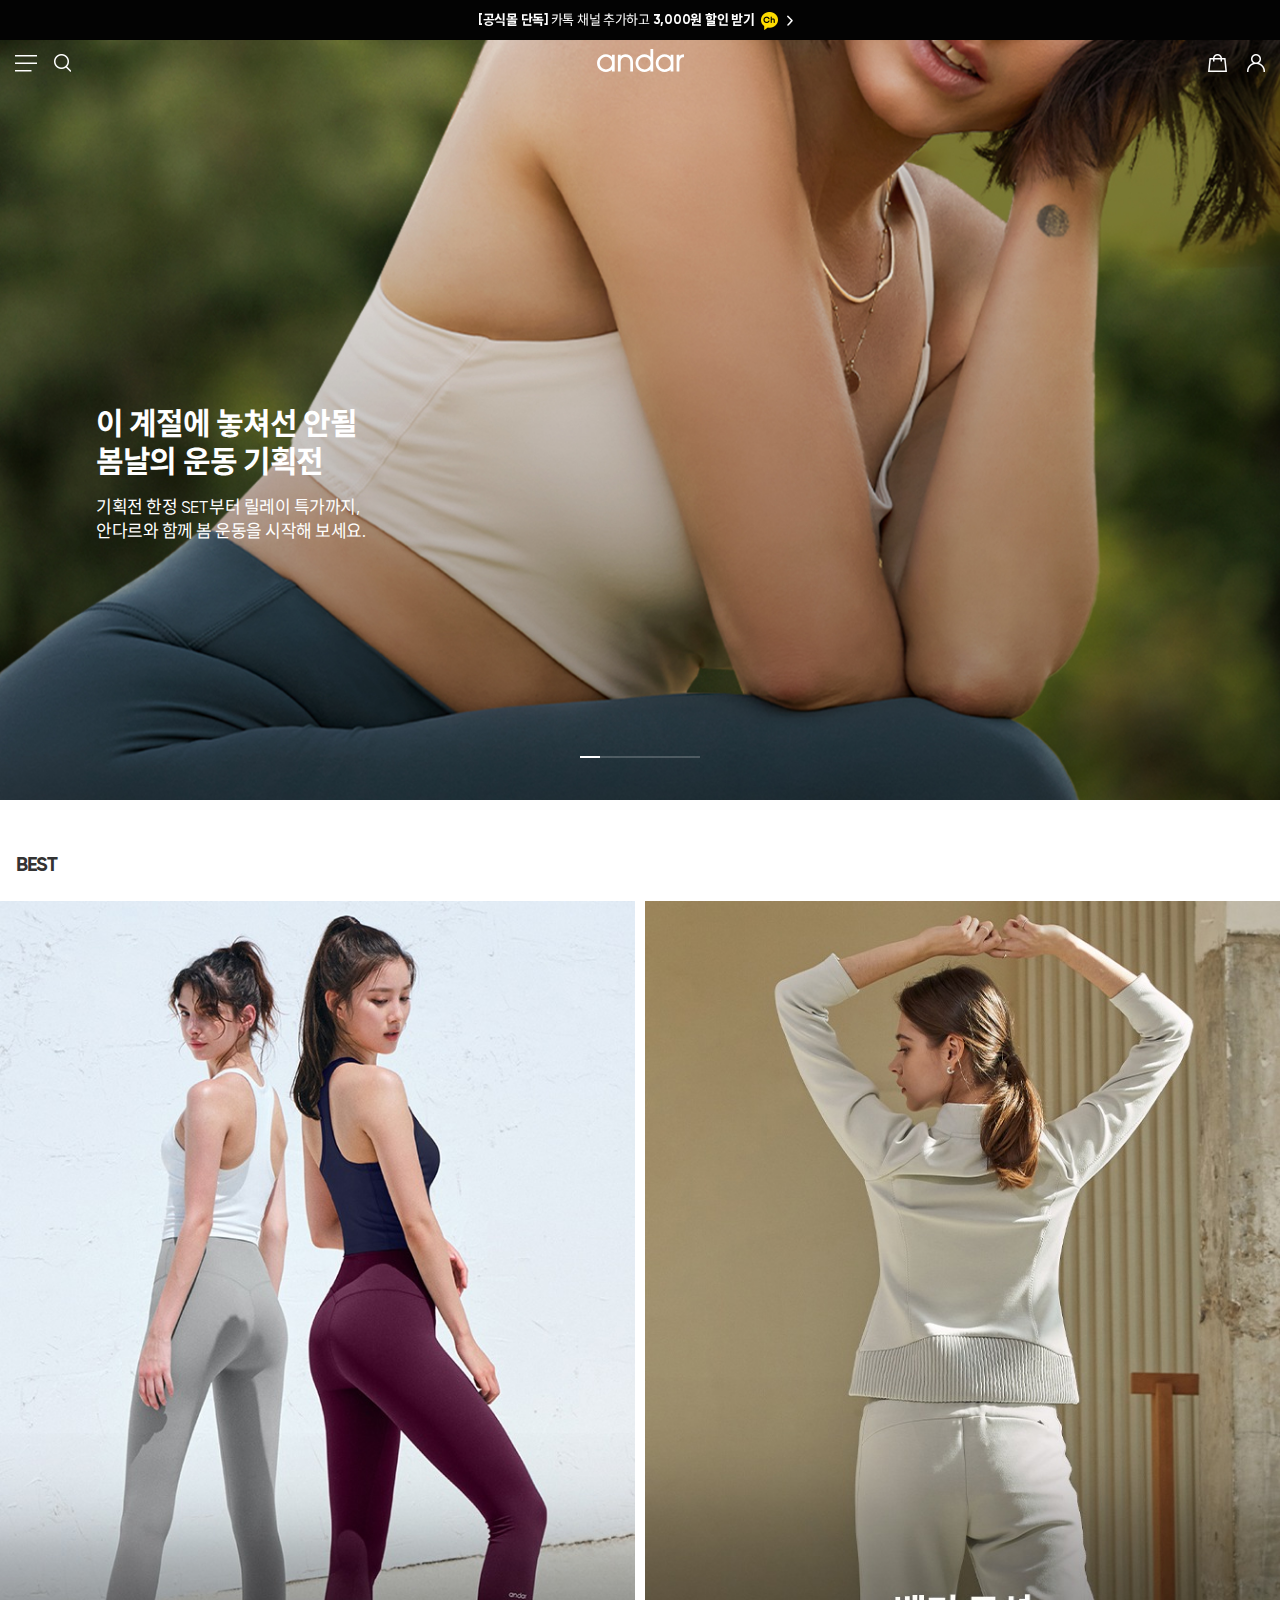
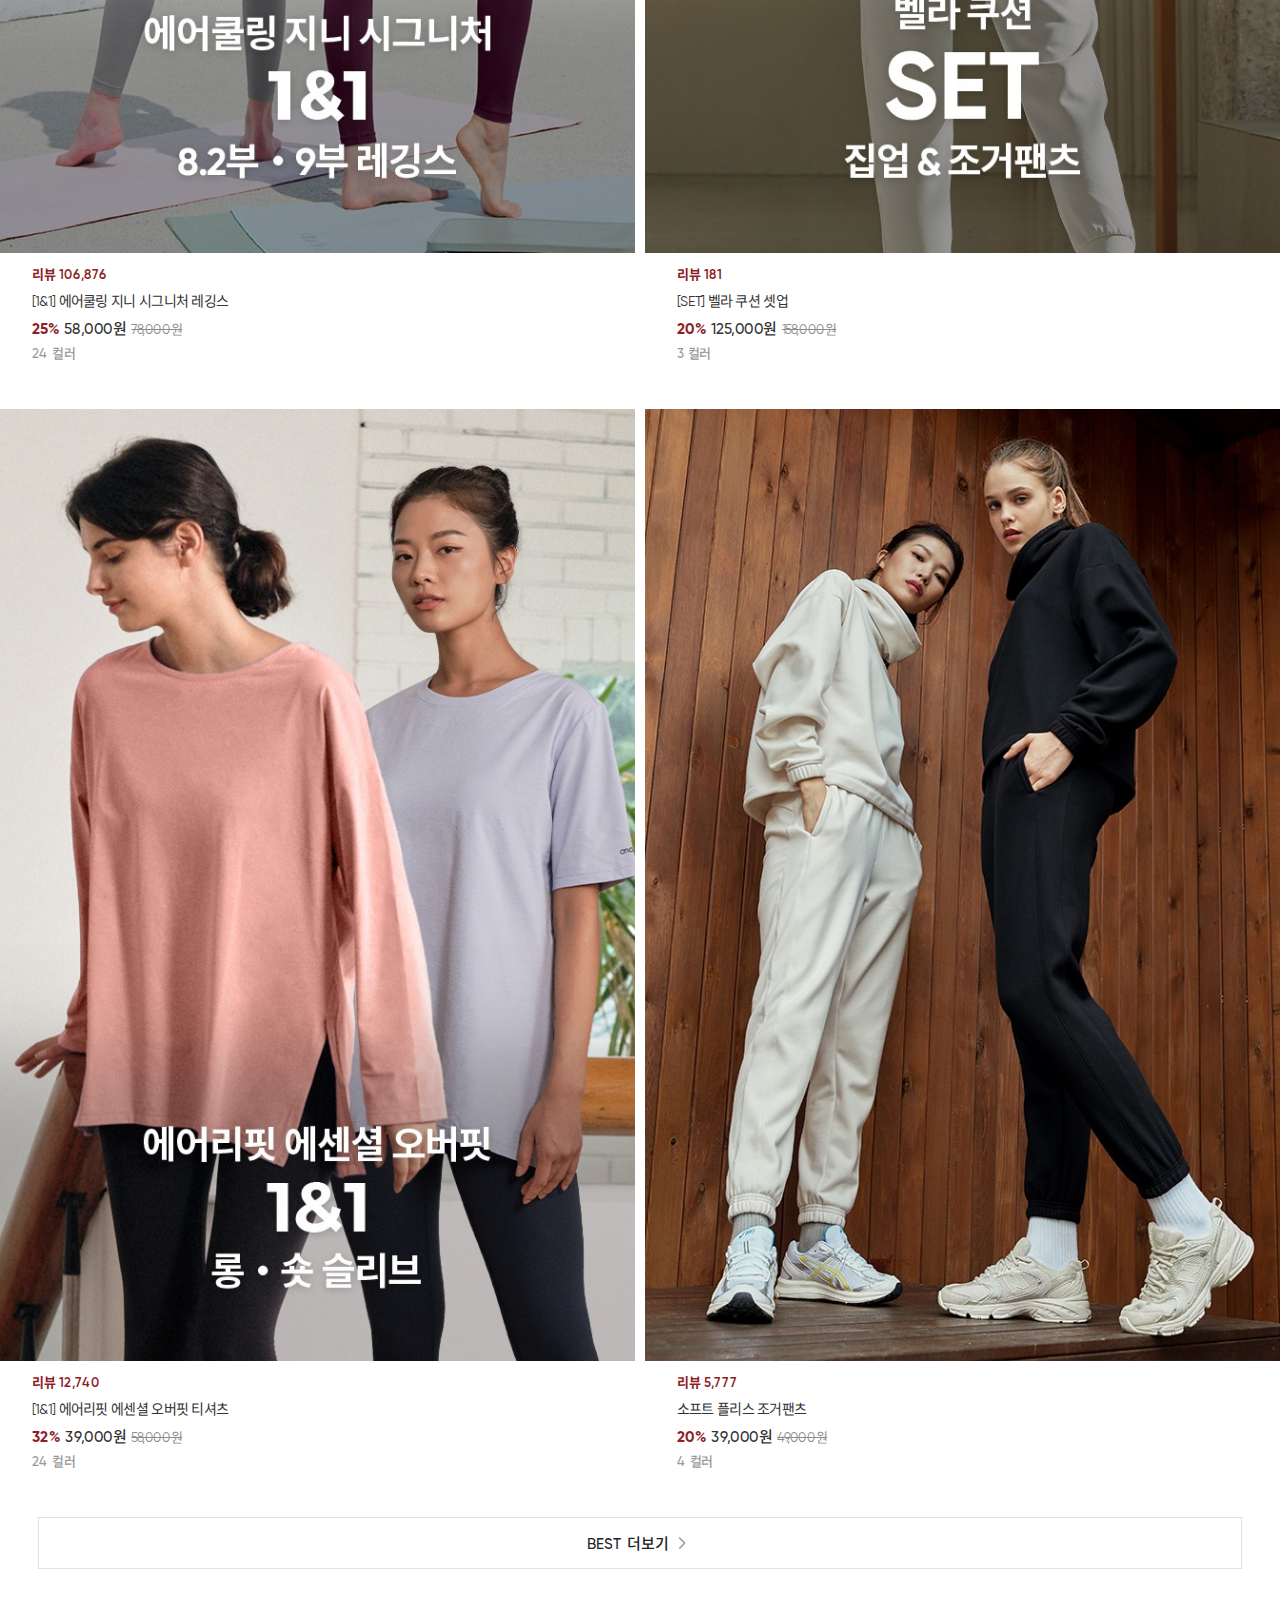
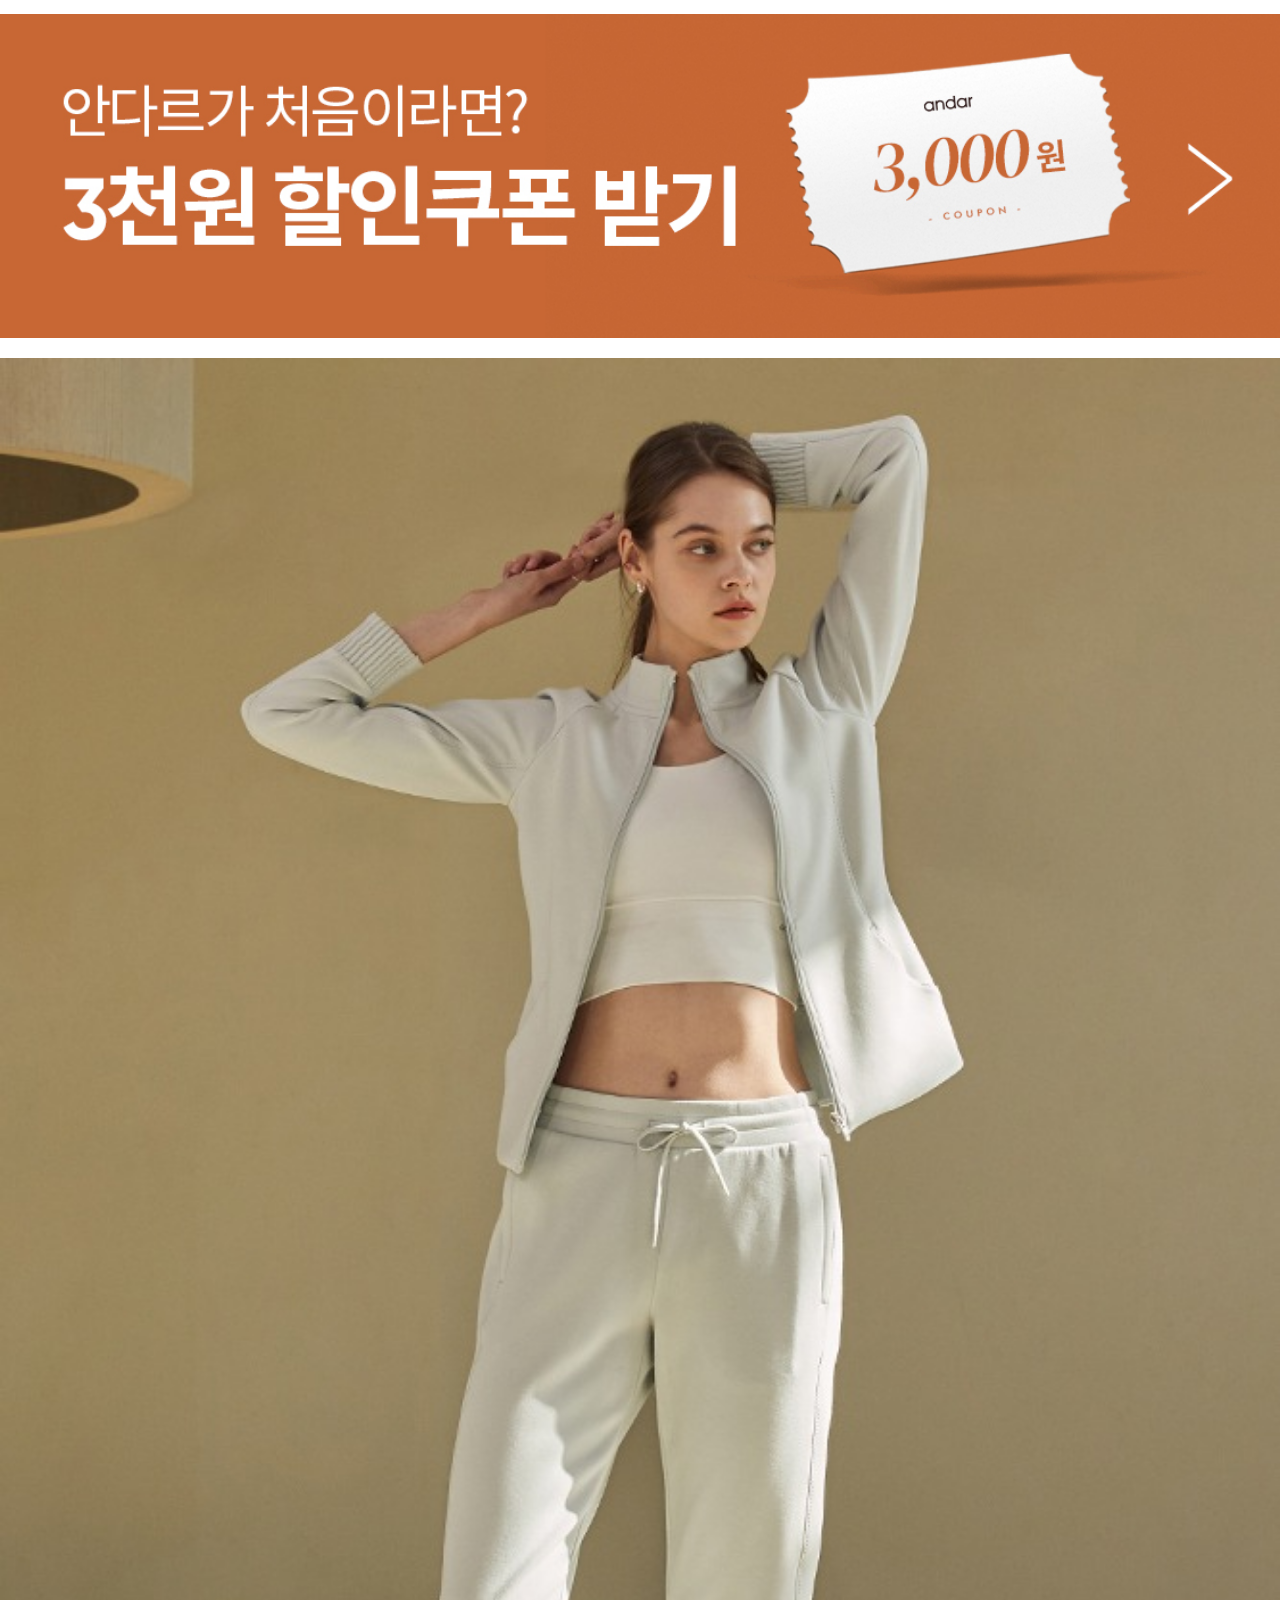
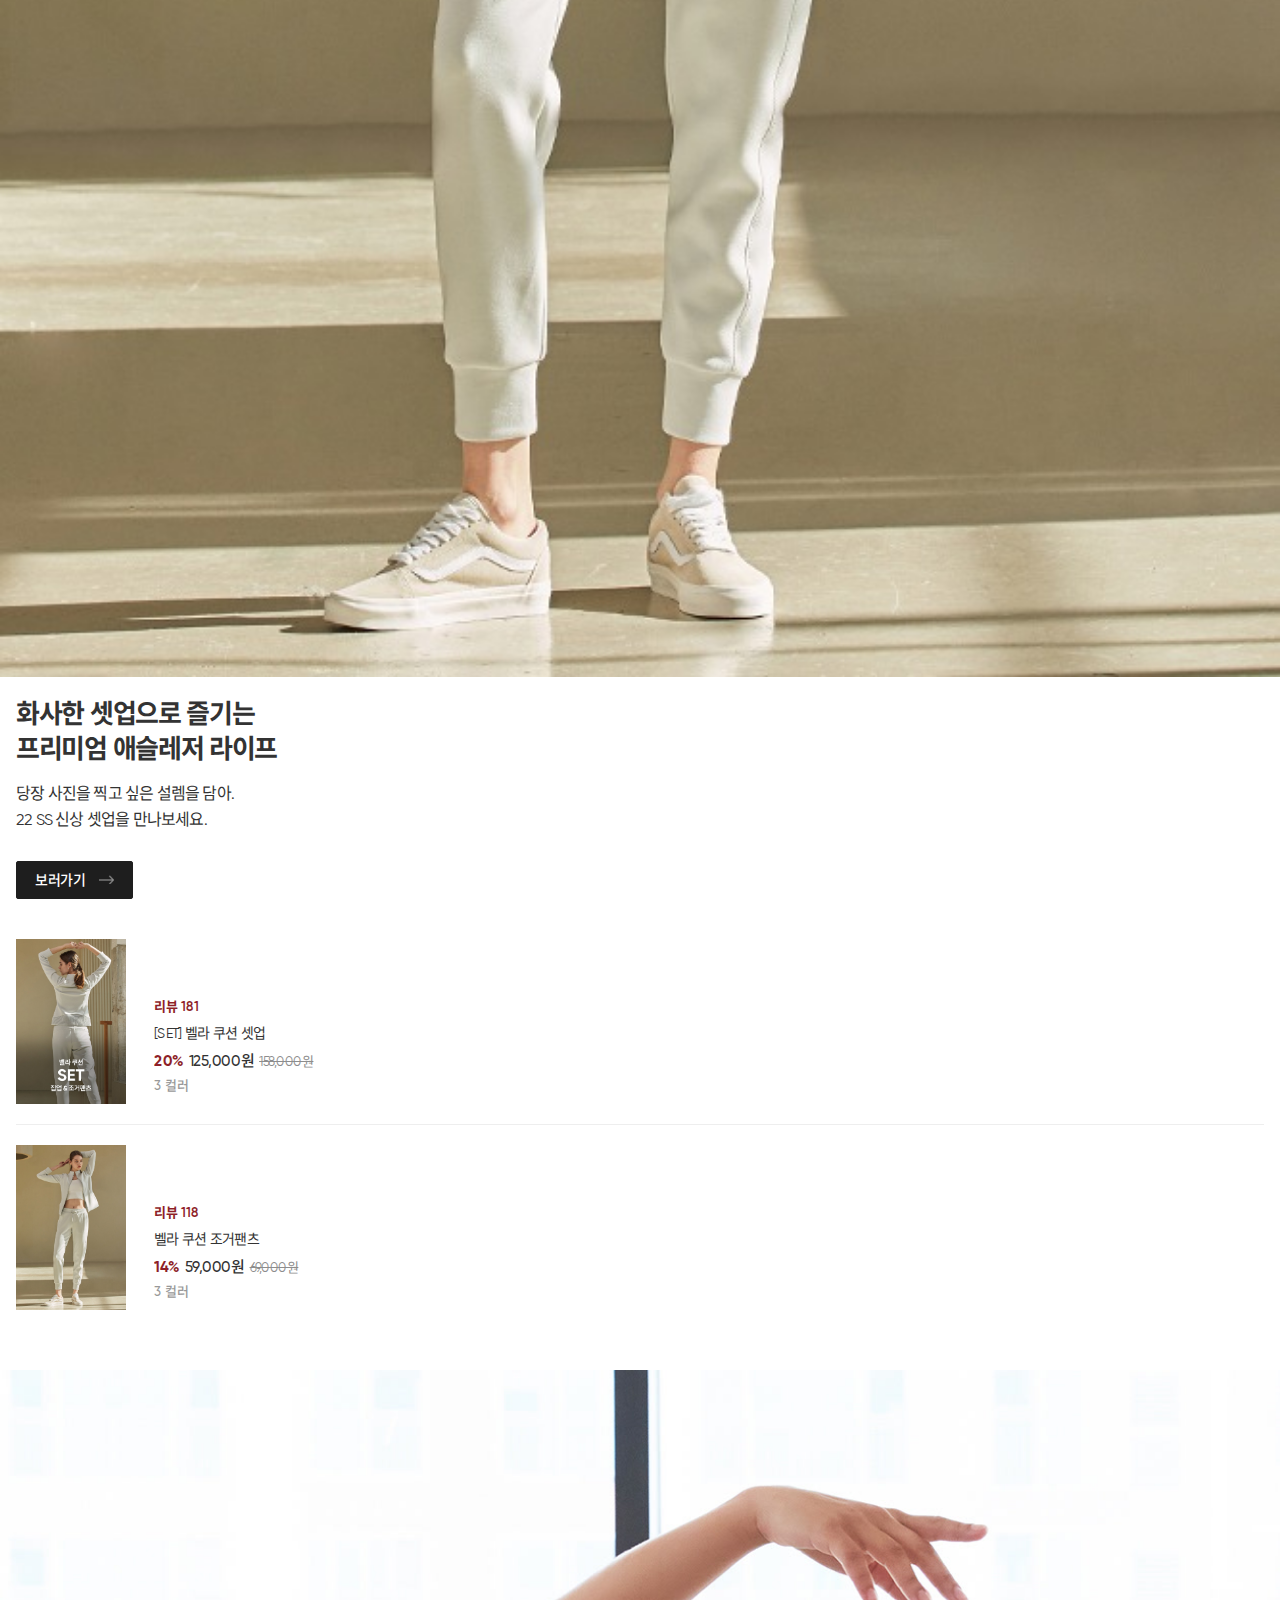
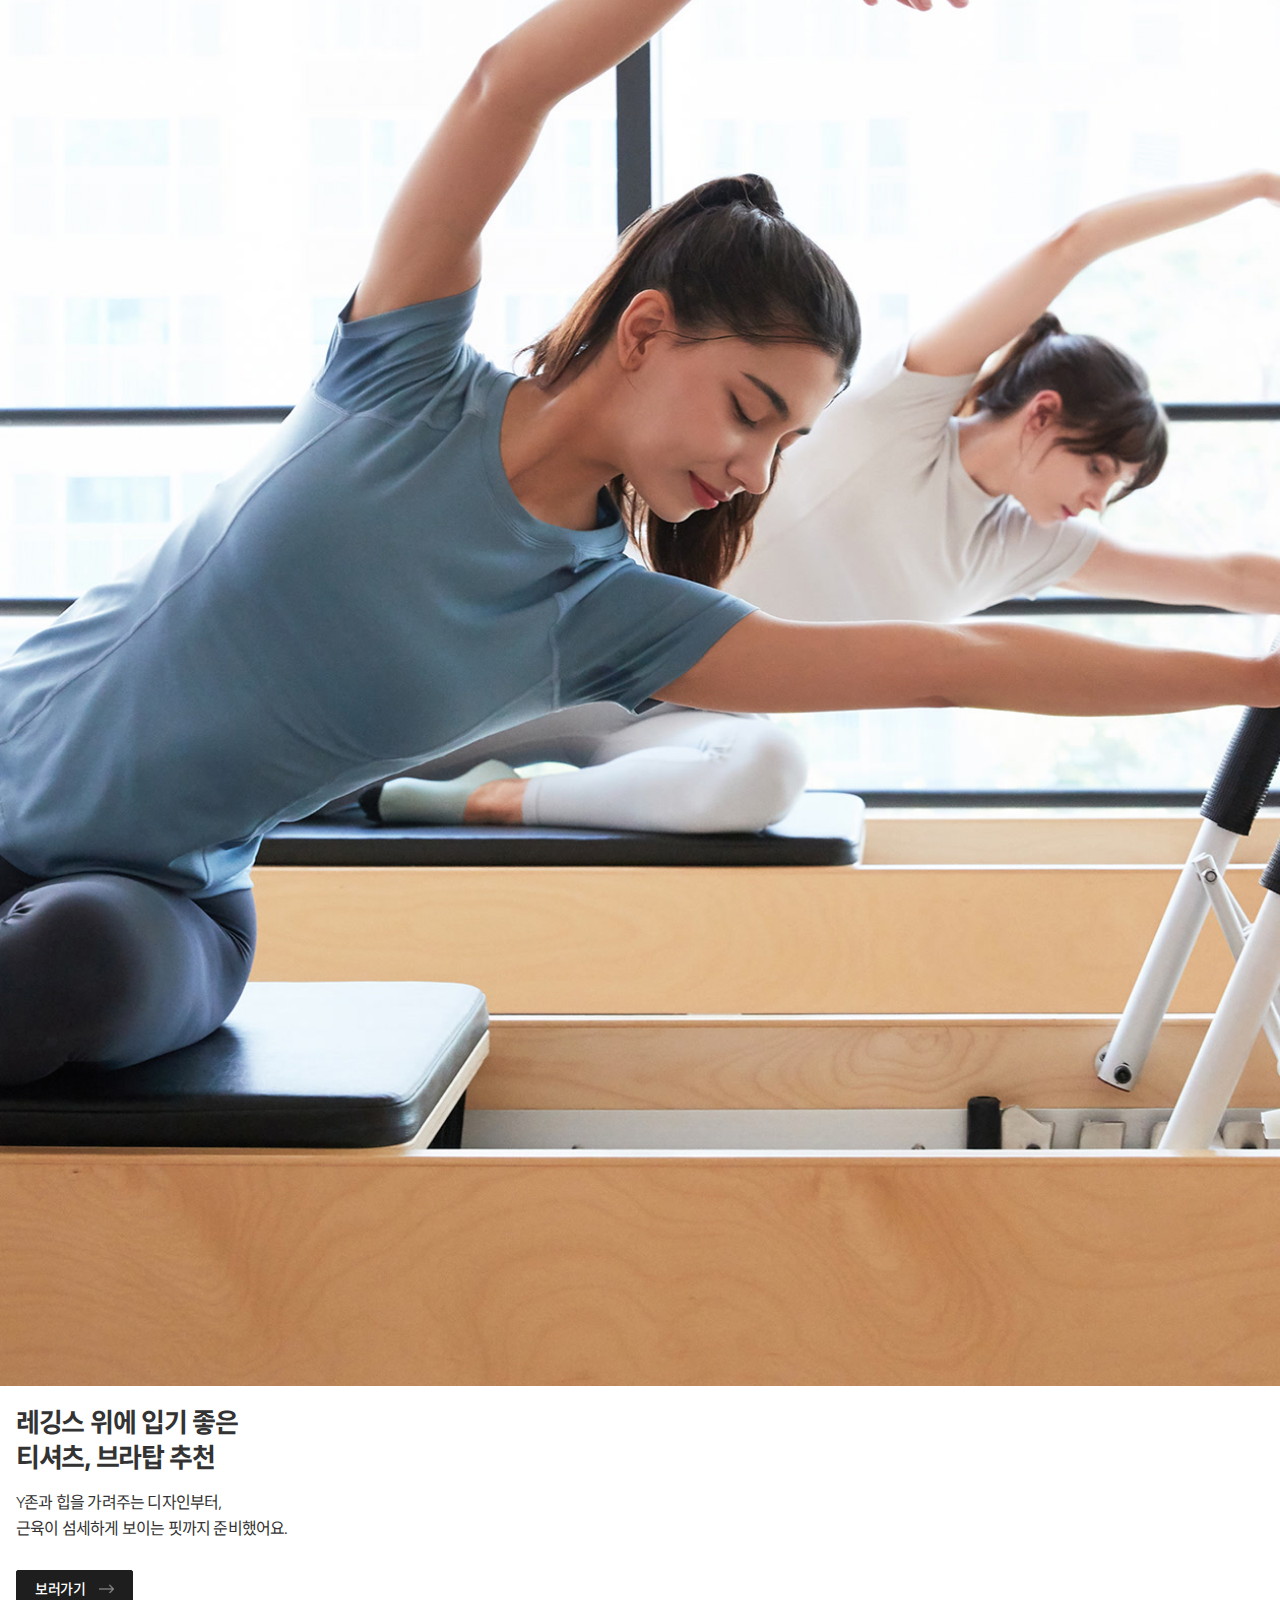
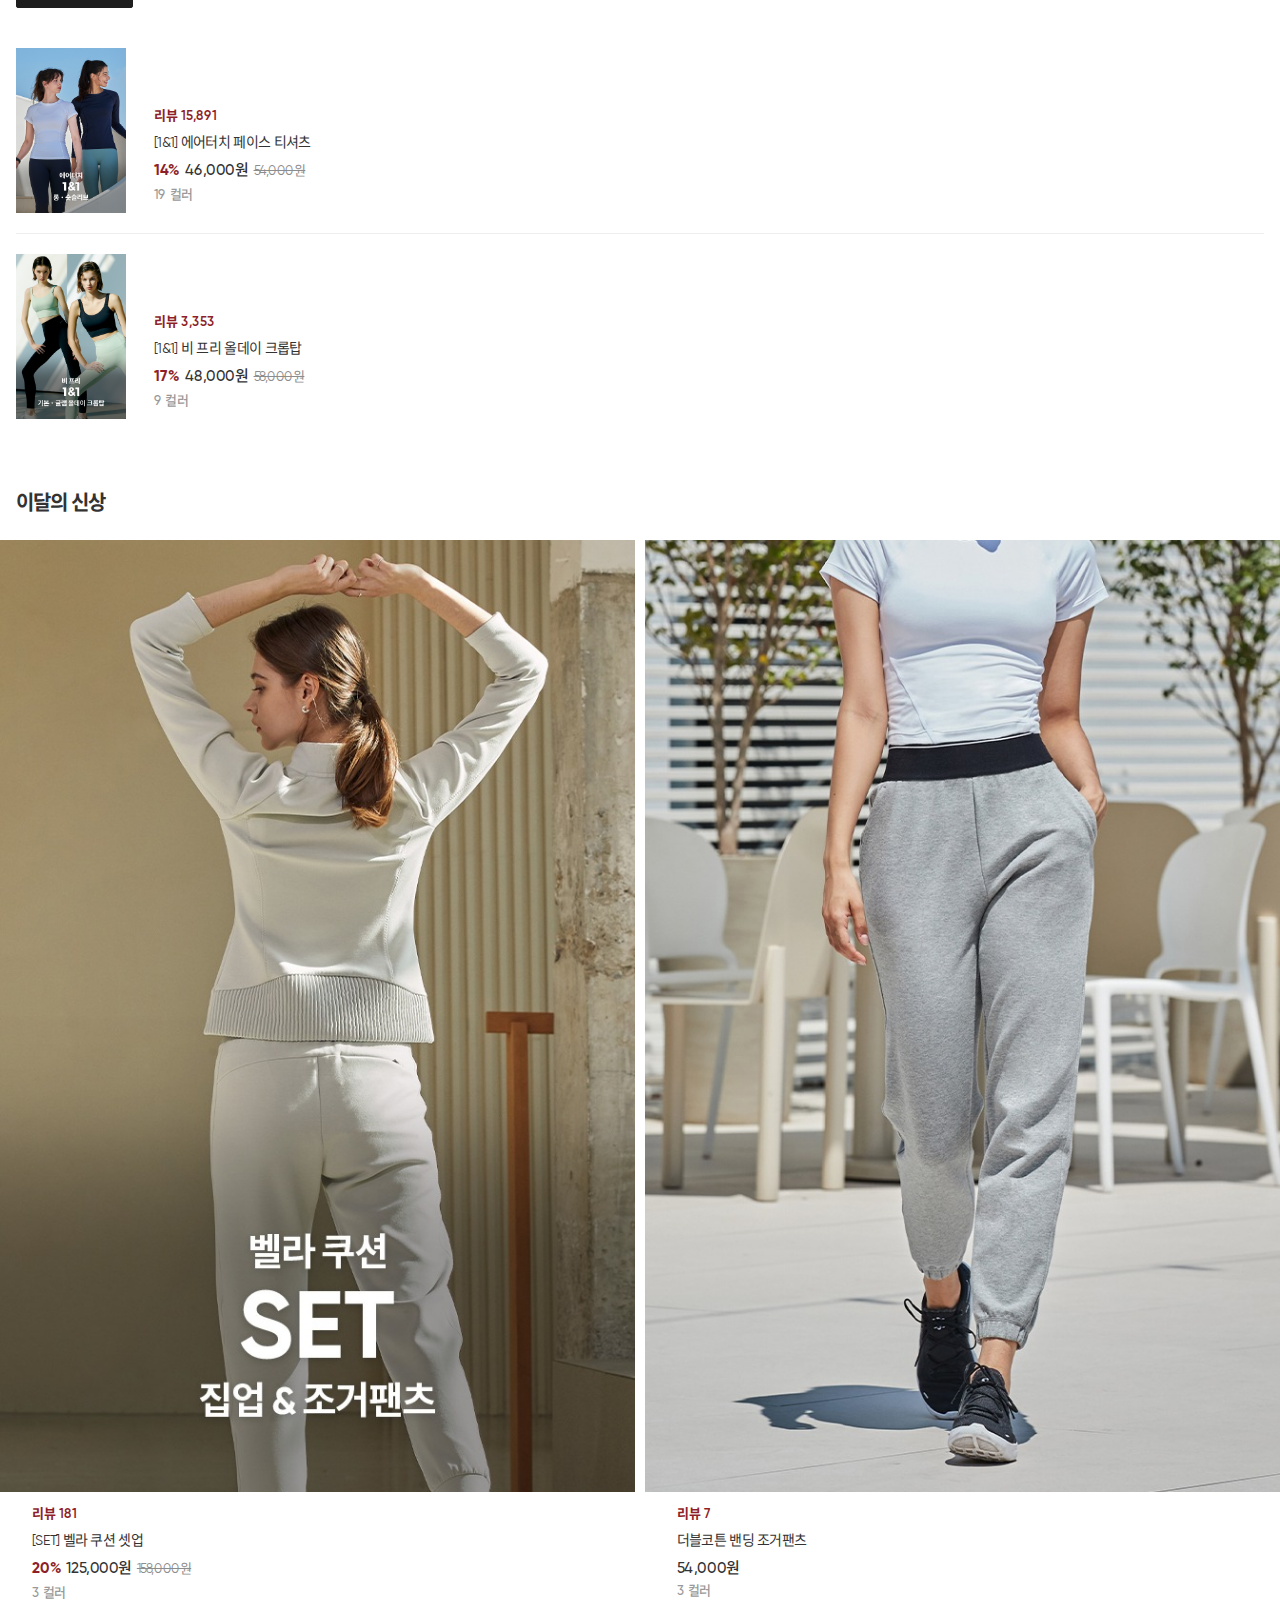
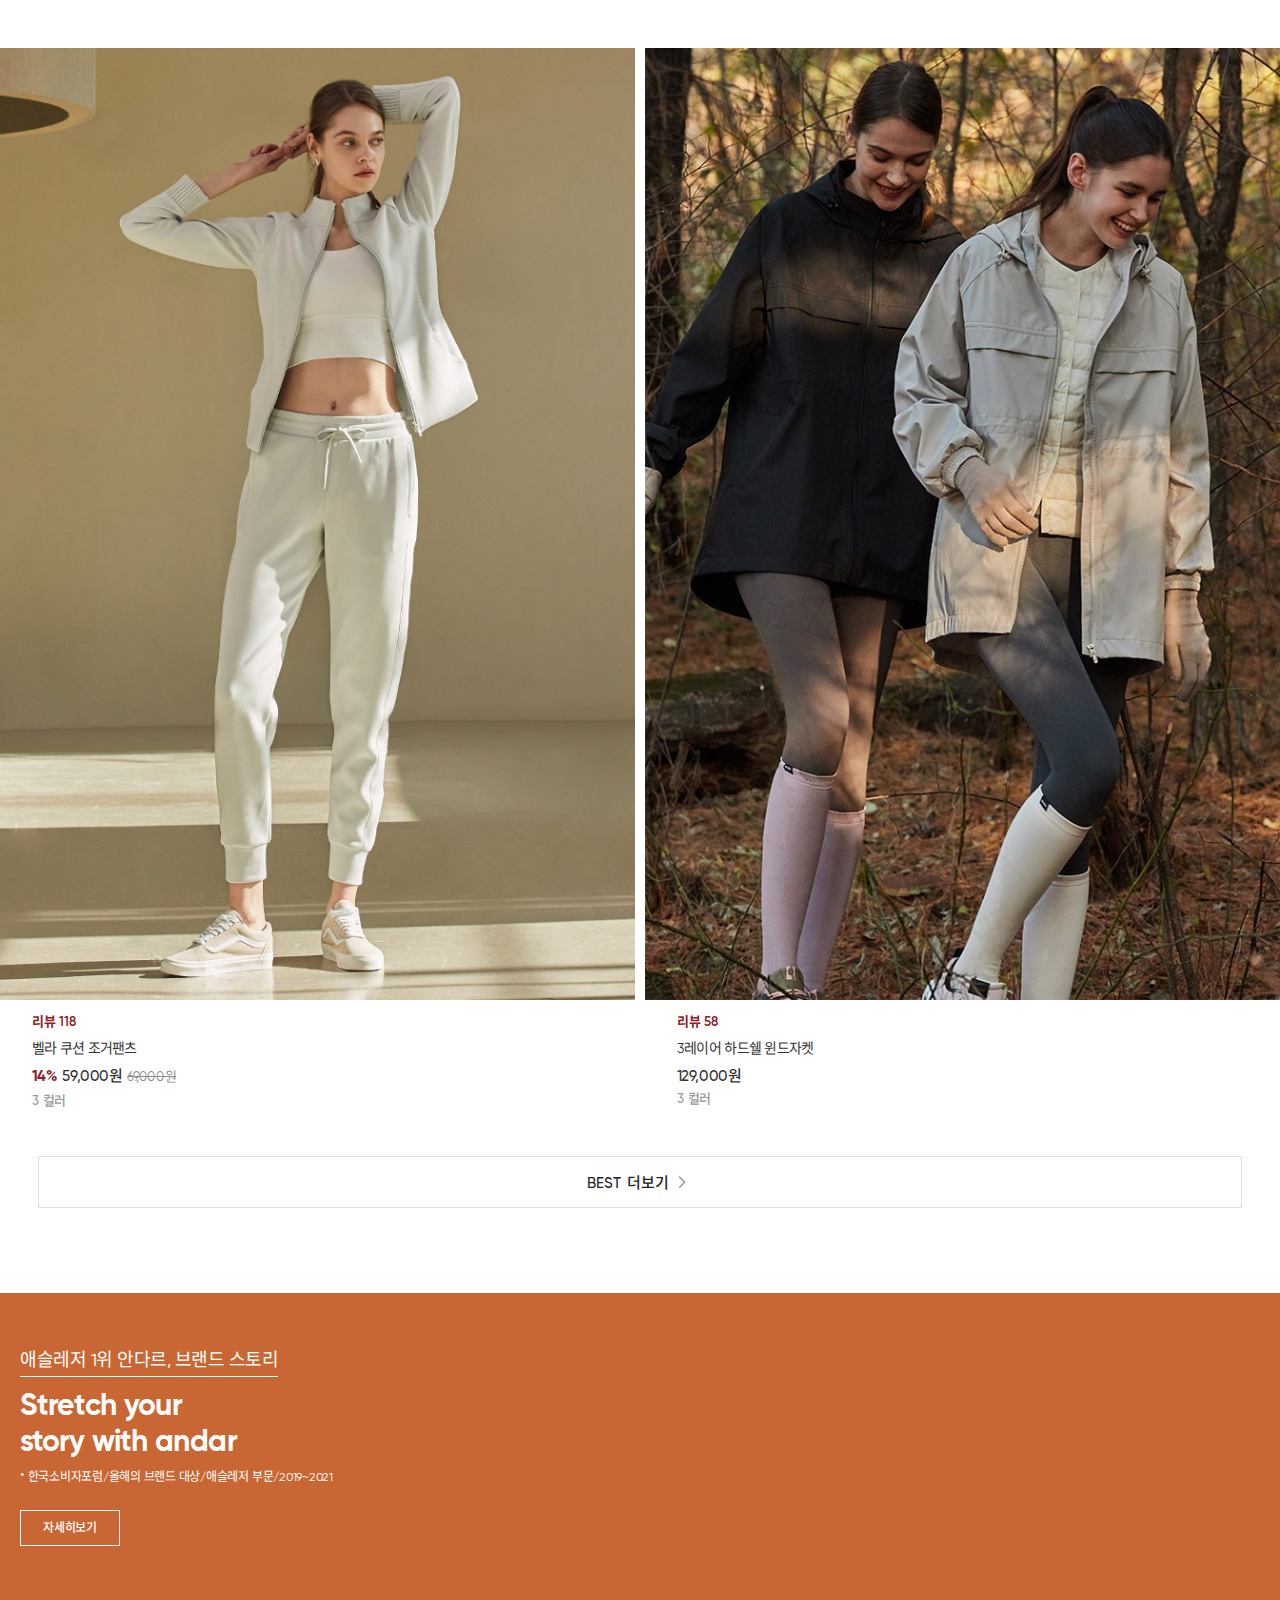
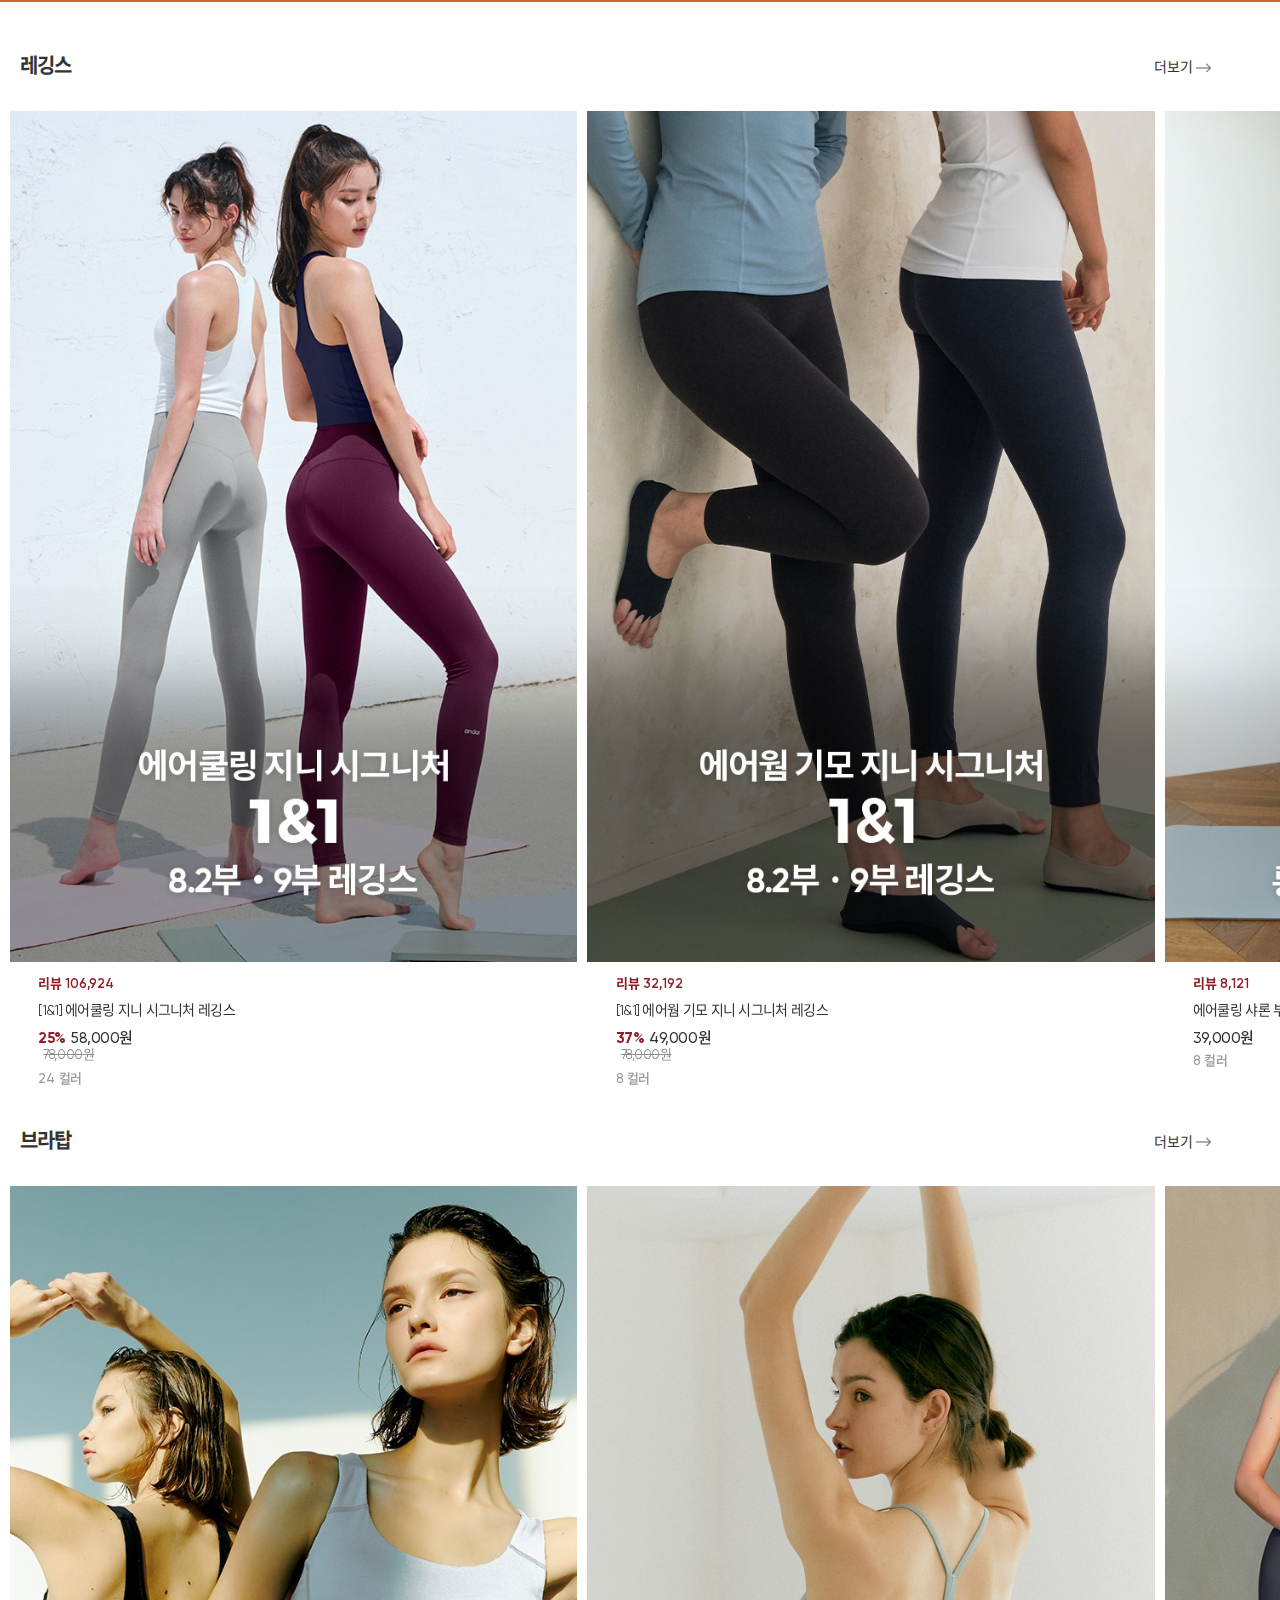
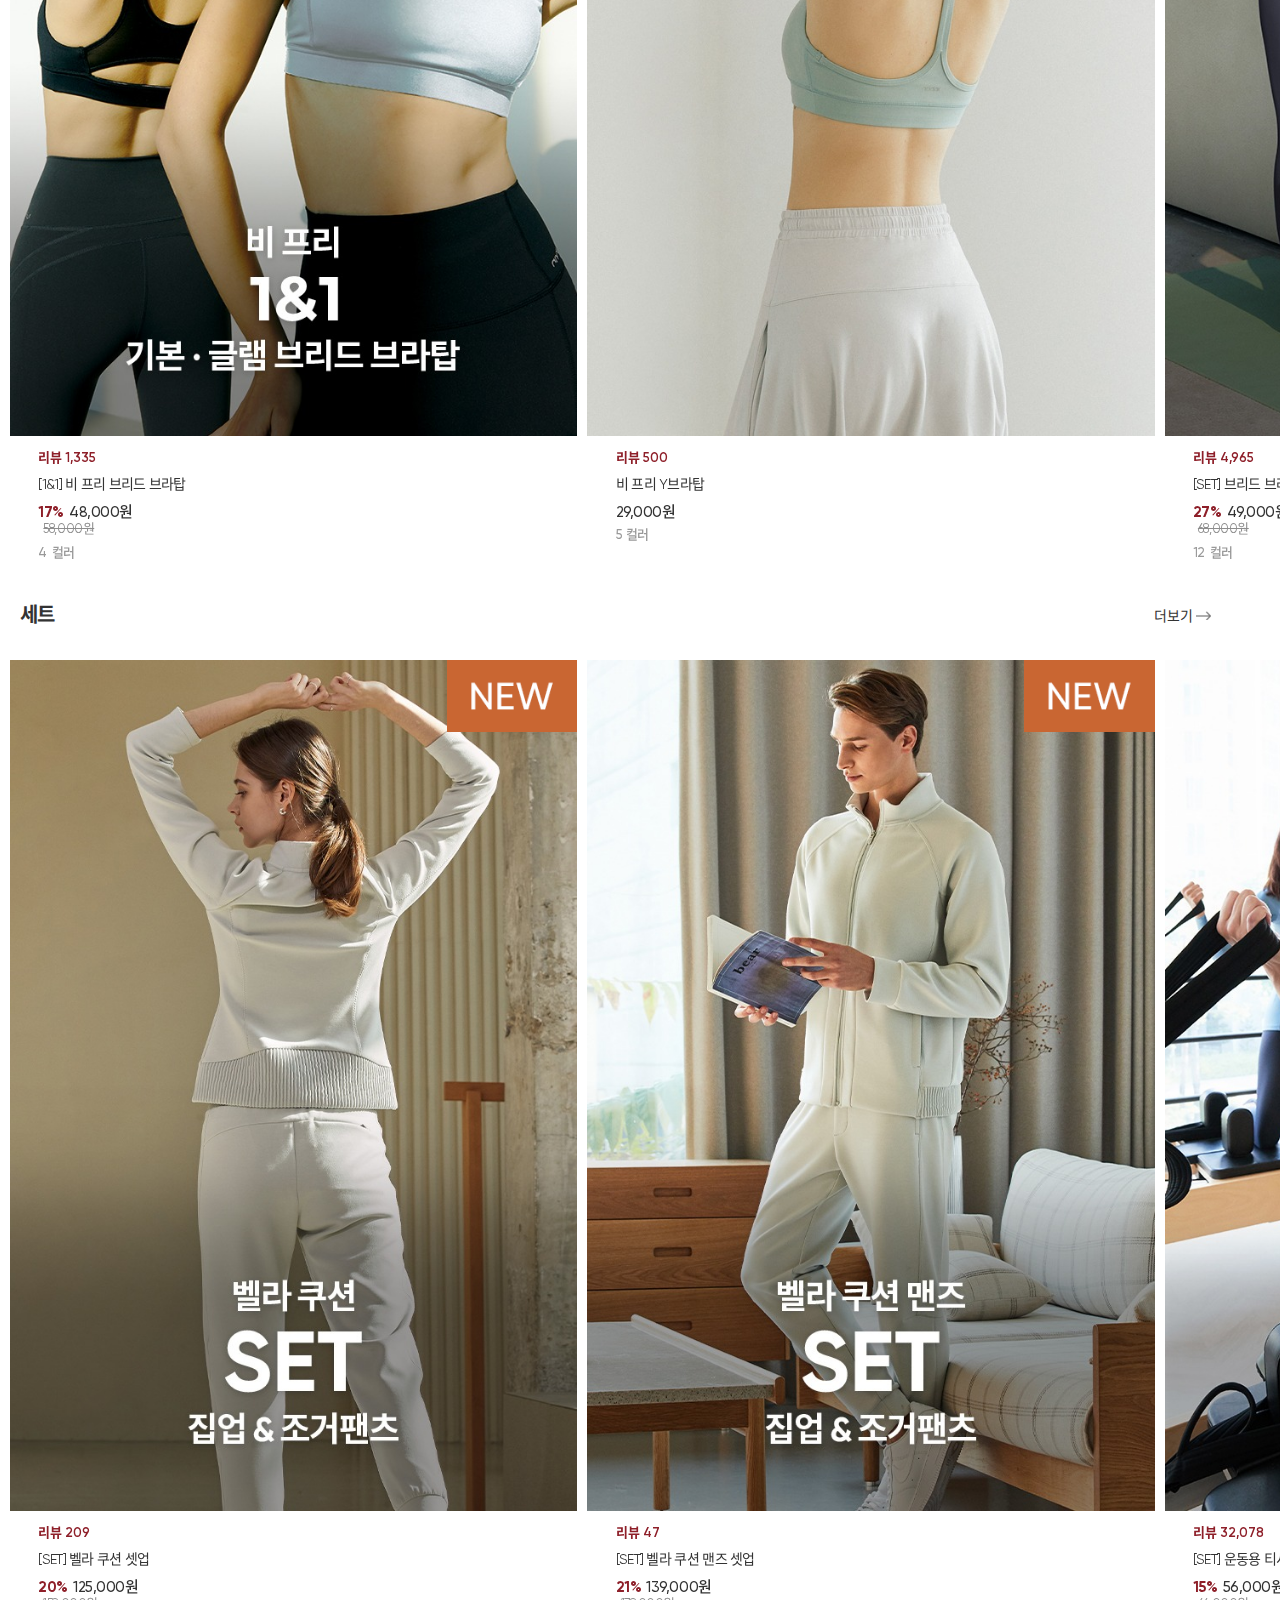
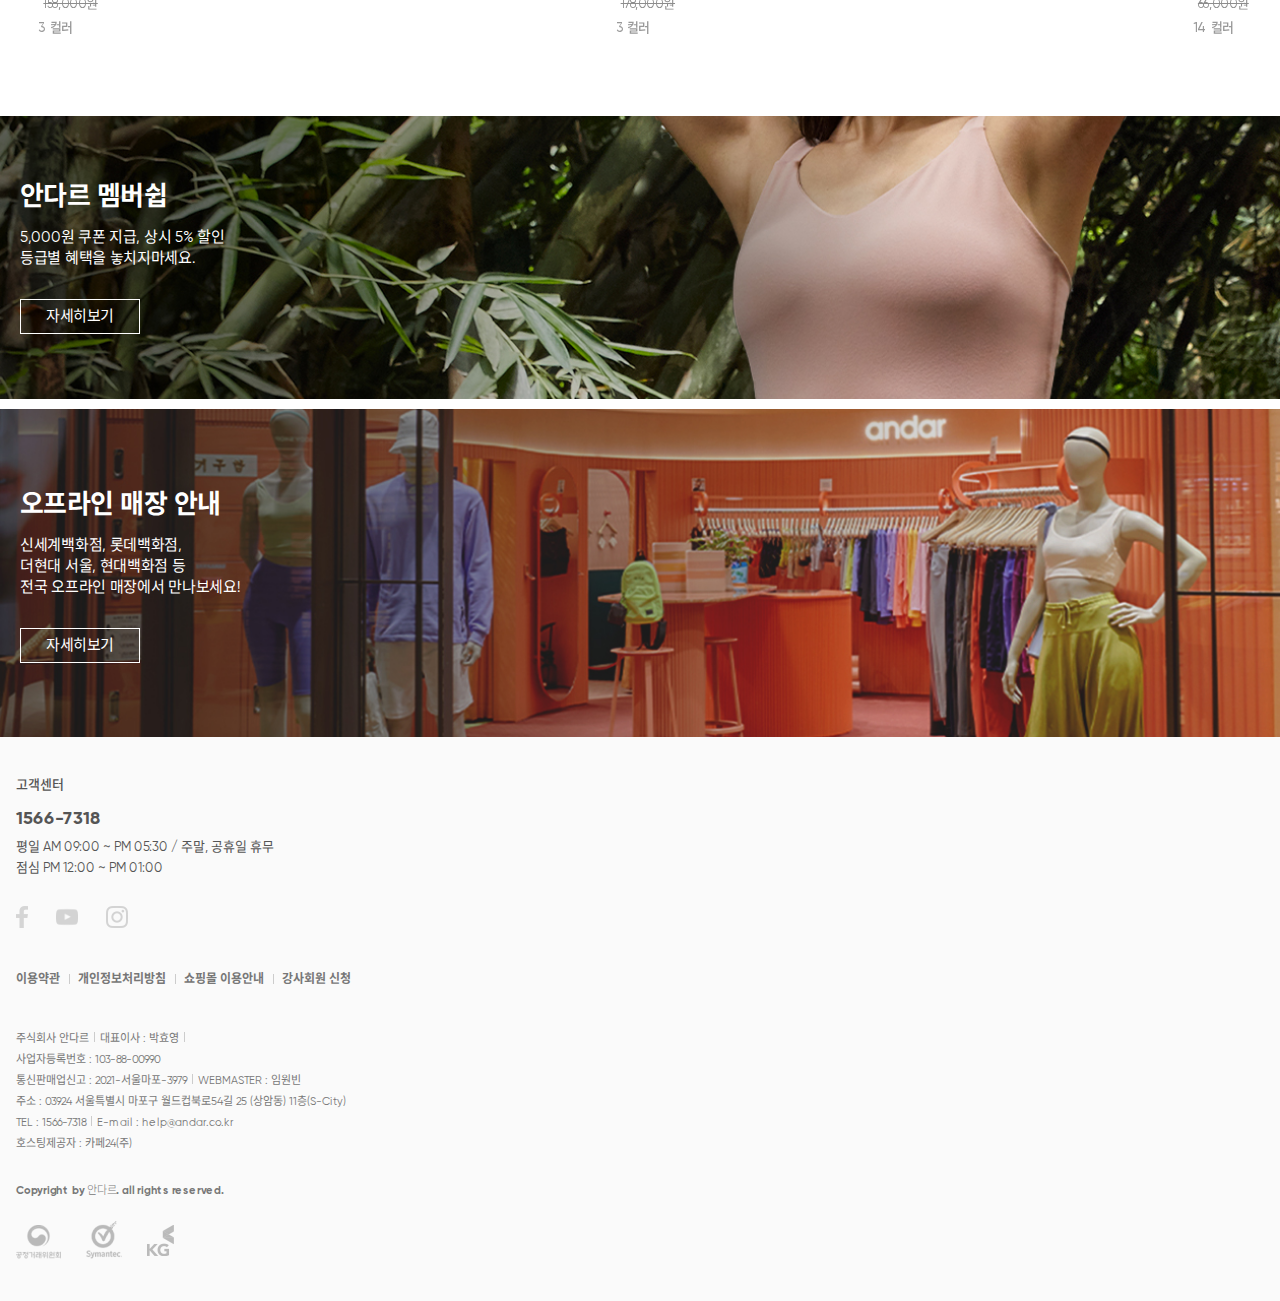
<file: works/04/index.html>
<!DOCTYPE html>
<html lang="en">
<head>
    <meta charset="UTF-8">
    <meta http-equiv="X-UA-Compatible" content="IE=edge">
    <meta name="viewport" content="width=device-width, initial-scale=1.0, maximum-scale=1.0, minimum-scale=1.0, user-scalable=no">
    <title>안다르</title>
    <link rel="stylesheet" href="https://unpkg.com/swiper/swiper-bundle.min.css"/>   
    <link rel="stylesheet" href="css/layout.css">
    <link rel="stylesheet" href="css/main.css">
</head>
<body>
    <header>
        <div class="banner_area">
            <div class="swiper header_slide">
                <div class="swiper-wrapper">
                    <div class="swiper-slide slide01">
                        <a href="">
                            <span class="bold">[공식몰 단독]</span>
                            카톡 채널 추가하고
                            <span class="bold">3,000원 할인 받기</span>
                            <i class="kakao_icon"><span class="blind">카카오톡채널 아이콘</span></i>
                            <i class="arrow_icon"><span class="blind">화살표 아이콘</span></i>
                        </a>
                    </div>
                    <div class="swiper-slide slide02">
                        <a href="">
                            <span class="bold">[LAST CHANCE]</span>
                            올겨울 마지막 FW 세일 보러가기
                            <i class="arrow_icon"><span class="blind">화살표 아이콘</span></i>
                        </a>
                    </div>
                </div>
            </div>
        </div>
        <div class="util_wrap">
            <span class="dimm"></span>
            <div class="logo_area">
                <h1 class="logo"><a href=""><span class="blind">안다르</span></a></h1>
                <div class="cate_wrap">
                    <a href="" class="cate"><i class="sp_bg"><span class="blind">메뉴</span></i></a>
                    <div class="cate_area">
                        <a href="" class="close"><span class="blind">닫기</span></a>
                        <div class="member">
                            <a href="" class="login">로그인</a>
                            <a href="" class="join">회원가입</a>
                            <p>로그인 하고, <span class="bold">회원 전용 혜택</span> 확인하기</p>
                        </div>
                        <nav class="cate_gnb">
                            <ul>
                                <li>
                                    <a href="" class="category event sale child">라스트찬스 ~75%</a>
                                    <div class="sub">
                                        <ul>
                                            <li><a href="">전체</a></li>
                                            <li><a href="">UP TO 75%</a></li>
                                            <li><a href="">레깅스</a></li>
                                            <li><a href="">아우터</a></li>
                                            <li><a href="">상의</a></li>
                                            <li><a href="">하의</a></li>
                                            <li><a href="">맨즈</a></li>
                                        </ul>
                                    </div>
                                </li>
                                <li>
                                    <a href="" class="category event child">베스트</a>
                                    <div class="sub">
                                        <ul>
                                            <li><a href="">전체</a></li>
                                            <li><a href="">상의</a></li>
                                            <li><a href="">하의</a></li>
                                            <li><a href="">아우터</a></li>
                                            <li><a href="">맨즈</a></li>
                                            <li><a href="">용품</a></li>
                                        </ul>
                                    </div>
                                </li>
                                <li>
                                    <a href="" class="category child">신상</a>
                                    <div class="sub">
                                        <ul>
                                            <li><a href="">전체</a></li>
                                            <li><a href="">주차별 신상</a></li>
                                        </ul>
                                    </div>
                                </li>
                                <li>
                                    <a href="" class="category child">아울렛</a>
                                    <div class="sub">
                                        <ul>
                                            <li><a href="">전체</a></li>
                                            <li><a href="">레깅스</a></li>
                                            <li><a href="">하의</a></li>
                                            <li><a href="">상의</a></li>
                                            <li><a href="">아우터</a></li>
                                            <li><a href="">맨즈</a></li>
                                            <li><a href="">라스트 사이즈</a></li>
                                        </ul>
                                    </div>
                                </li>
                                <li>
                                    <a href="" class="category child">하의</a>
                                    <div class="sub">
                                        <ul>
                                            <li><a href="">전체</a></li>
                                            <li><a href="">레깅스</a></li>
                                            <li><a href="">팬츠</a></li>
                                            <li><a href="">스커트 & 드레스</a></li>
                                        </ul>
                                    </div>
                                </li>
                                <li>
                                    <a href="" class="category child">상의</a>
                                    <div class="sub">
                                        <ul>
                                            <li><a href="">전체</a></li>
                                            <li><a href="">스포츠 브라탑</a></li>
                                            <li><a href="">티셔츠</a></li>
                                            <li><a href="">맨투맨 & 후디</a></li>
                                            <li><a href="">아우터</a></li>
                                        </ul>
                                    </div>
                                </li>
                                <li>
                                    <a href="" class="category child">맨즈</a>
                                    <div class="sub">
                                        <ul>
                                            <li><a href="">전체</a></li>
                                            <li><a href="">하의</a></li>
                                            <li><a href="">상의</a></li>
                                            <li><a href="">아우터</a></li>
                                            <li><a href="">레깅스</a></li>
                                        </ul>
                                    </div>
                                </li>
                                <li>
                                    <a href="" class="category">세트</a>
                                </li>
                                <li>
                                    <a href="" class="category">서스테이너블</a>
                                </li>
                                <li>
                                    <a href="" class="category child">용품</a>
                                    <div class="sub">
                                        <ul>
                                            <li><a href="">전체</a></li>
                                            <li><a href="">홈트용품</a></li>
                                            <li><a href="">마스크</a></li>
                                            <li><a href="">삭스 & 워머</a></li>
                                            <li><a href="">모자 & 헤어밴드</a></li>
                                            <li><a href="">가방</a></li>
                                        </ul>
                                    </div>
                                </li>
                            </ul>
                        </nav>
                        <nav class="info_gnb">
                            <ul>
                                <li>
                                    <a href="" class="info">브랜드스토리</a>
                                </li>
                                <li>
                                    <a href="" class="info child">고객지원</a>
                                    <div class="sub">
                                        <ul>
                                            <li><a href="">자주 묻는 질문</a></li>
                                            <li><a href="">공지사항</a></li>
                                            <li><a href="">강사회원 신청</a></li>
                                        </ul>
                                    </div>
                                </li>
                                <li>
                                    <a href="" class="info child">커뮤니티</a>
                                    <div class="sub">
                                        <ul>
                                            <li><a href="">이벤트/기획전</a></li>
                                            <li><a href="">안다르매거진</a></li>
                                            <li><a href="">멤버쉽</a></li>
                                        </ul>
                                    </div>
                                </li>
                                <li>
                                    <a href="" class="info">전국매장안내</a>
                                </li>
                            </ul>
                        </nav>
                        <div class="recent_area">
                            <strong>최근 본 상품</strong>
                            <div class="img_wrap">
                                <a href=""><img src="images/content/laggings01.jpg" alt="[1&1] 에어쿨링 지니 시그니처 레깅스"></a>
                                <a href=""><img src="images/content/laggings02.jpg" alt="[1&1] 에어쿨링 지니 시그니처 레깅스"></a>
                            </div>
                            <a href="" class="more_btn">전체보기</a>
                        </div>
                    </div>
                </div>
                <div class="search_wrap">
                    <a href="" class="search"><i class="sp_bg"><span class="blind">검색</span></i></a>
                    <div class="search_menu">
                        <a href="" class="close"><span class="blind">닫기</span></a>
                        <div class="srh_area">
                            <form action="" method="get">
                                <fieldset>
                                    <legend class="blind">검색</legend>
                                    <input type="text" class="srh_txt" placeholder="검색어를 입력해주세요.">
                                    <button class="srh_btn"><span class="blind">검색</span></button>
                                </fieldset>
                            </form>
                        </div>
                    </div>
                </div>
                <a href="" class="shoppingbag"><i class="sp_bg"><span class="blind">장바구니</span></i></a>
                <a href="" class="login"><i class="sp_bg"><span class="blind">로그인</span></i></a>
            </div>
            <div class="gnb_wrap">
                <nav class="gnb">
                    <ul>
                        <li class="event sale"><a href="">라스트찬스~75%</a></li>
                        <li class="event"><a href="">베스트</a></li>
                        <li class=""><a href="">신상</a></li>
                        <li class=""><a href="">하의</a></li>
                        <li class=""><a href="">아울렛</a></li>
                        <li class=""><a href="">신상</a></li>
                        <li class=""><a href="">아울렛</a></li>
                        <li class=""><a href="">하의</a></li>
                        <li class=""><a href="">신상</a></li>
                        <li class=""><a href="">아울렛</a></li>
                        <li class=""><a href="">하의</a></li>
                        <li class=""><a href="">신상</a></li>
                        <li class=""><a href="">아울렛</a></li>
                        <li class=""><a href="">하의</a></li>
                        <li class=""><a href="">신상</a></li>
                        <li class=""><a href="">아울렛</a></li>
                        <li class=""><a href="">하의</a></li>
                    </ul>
                </nav>
                <a href="" class="all_open"><span class="blind">더보기</span></a>
                <span class="all_txt">전체메뉴</span>
                <div class="all_menu">
                    <ul>
                        <li class="event sale"><a href="">라스트찬스~75%</a></li>
                        <li class="event"><a href="">베스트</a></li>
                        <li class=""><a href="">신상</a></li>
                        <li class=""><a href="">아울렛</a></li>
                        <li class=""><a href="">하의</a></li>
                        <li class=""><a href="">상의</a></li>
                        <li class=""><a href="">맨즈</a></li>
                        <li class=""><a href="">세트</a></li>
                        <li class=""><a href="">서스테이너블</a></li>
                        <li class=""><a href="">용품</a></li>
                    </ul>
                </div>
            </div>
        </div>
    </header>
    <main>
        <section class="sc_slide">
            <h2 class="blind">슬라이드 영역</h2>
            <div class="swiper main_slide">
                <div class="swiper-wrapper">
                    <div class="swiper-slide">
                        <a href="">
                            <figure>
                                <img src="images/content/slide01.jpg" alt="">
                                <div class="txt_wrap">
                                    <h3>이 계절에 놓쳐선 안될<br>봄날의 운동 기획전</h3>
                                    <p>기획전 한정 SET부터 릴레이 특가까지,<br>안다르와 함께 봄 운동을 시작해 보세요.</p>
                                </div>
                            </figure>
                        </a>
                    </div>
                    <div class="swiper-slide">
                        <a href="">
                            <figure>
                                <img src="images/content/slide02.jpg" alt="">
                                <div class="txt_wrap">
                                    <h3>LAST CHANCE<br>올겨울 마지막 FW 세일</h3>
                                    <p>겨울 내내 마음에만 두었던<br>매력적인 FW 아이템을 지금 만나보세요.</p>
                                </div>
                            </figure>
                        </a>
                    </div>
                    <div class="swiper-slide">
                        <a href="">
                            <figure>
                                <img src="images/content/slide03.jpg" alt="">
                                <div class="txt_wrap">
                                    <h3>기다리던 봄날의 산책<br>산뜻한 22 SS 신상</h3>
                                    <p>톡톡한 조거팬츠, 화사한 집업과 아노락.<br>일상 속에서 가벼운 운동을 즐겨보세요.</p>
                                </div>
                            </figure>
                        </a>
                    </div>
                    <div class="swiper-slide">
                        <a href="">
                            <figure>
                                <img src="images/content/slide04.jpg" alt="">
                                <div class="txt_wrap">
                                    <h3>미리 준비하는 봄<br>안다르 온라인 아울렛</h3>
                                    <p>UP TO 70%<br>새롭게 추가된 상품을 만나보세요.</p>
                                </div>
                            </figure>
                        </a>
                    </div>
                    <div class="swiper-slide">
                        <a href="">
                            <figure>
                                <img src="images/content/slide05.jpg" alt="">
                                <div class="txt_wrap">
                                    <h3>으슬으슬 간절기에 툭<br>안다르 윈드자켓</h3>
                                    <p>허리를 싹 잡아주는 트렌치코트 핏.<br>y존과 힙 부담없는 바람막이를 만나보세요.</p>
                                </div>
                            </figure>
                        </a>
                    </div>
                    <div class="swiper-slide">
                        <a href="">
                            <figure>
                                <img src="images/content/slide06.jpg" alt="">
                                <div class="txt_wrap">
                                    <h3>운동 & 일상의 매치<br>프레스티지 맨즈 셋업</h3>
                                    <p>탄탄한 실루엣, 그리고 실크의 감촉.<br>프리미엄 봄 신상을 확인하세요.</p>
                                </div>
                            </figure>
                        </a>
                    </div>
                </div>
                <div class="swiper-pagination"></div>
            </div>
        </section>   
        <section class="sc_best cont">
            <h2 class="title">BEST</h2>
            <ul>
                <li>
                    <a href="">
                        <figure class="img_wrap">
                            <img src="images/content/best01.jpg" alt="[1&amp;1] 에어쿨링 지니 시그니처 레깅스">    
                        </figure>
                        <div class="txt_wrap">
                            <em class="review">리뷰 106,876</em>
                            <p class="product">[1&1] 에어쿨링 지니 시그니처 레깅스</p>
                            <p class="price">
                                <em class="sale_rate">25%</em>
                                <span class="sale_price">58,000원</span>
                                <span class="fixed_price">78,000원</span>
                            </p>
                            <span class="color"><span class="number">24</span>컬러</span>                        
                        </div>
                    </a>
                </li>
                <li>
                    <a href="">
                        <figure class="img_wrap">
                            <img src="images/content/best02.jpg" alt="[SET] 벨라 쿠션 셋업">    
                        </figure>
                        <div class="txt_wrap">
                            <em class="review">리뷰 181</em>
                            <p class="product">[SET] 벨라 쿠션 셋업</p>
                            <p class="price">
                                <em class="sale_rate">20%</em>
                                <span class="sale_price">125,000원</span>
                                <span class="fixed_price">158,000원</span>
                            </p>
                            <span class="color"><span class="number">3</span>컬러</span>  
                        </div>
                    </a>
                </li>
                <li>
                    <a href="">
                        <figure class="img_wrap">
                            <img src="images/content/best03.jpg" alt="[1&1] 에어리핏 에센셜 오버핏 티셔츠">    
                        </figure>
                        <div class="txt_wrap">
                            <em class="review">리뷰 12,740</em>
                            <p class="product">[1&1] 에어리핏 에센셜 오버핏 티셔츠</p>
                            <p class="price">
                                <em class="sale_rate">32%</em>
                                <span class="sale_price">39,000원</span>
                                <span class="fixed_price">58,000원</span>
                            </p>
                            <span class="color"><span class="number">24</span>컬러</span>                        
                        </div>
                    </a>
                </li>
                <li>
                    <a href="" class="img_wrap">
                        <figure>
                            <img src="images/content/best04.jpg" alt="소프트 플리스 조거팬츠">
                        </figure>
                    </a>
                    <div class="txt_wrap">
                        <a href="">
                            <em class="review">리뷰 5,777</em>
                            <p class="product">소프트 플리스 조거팬츠</p>
                            <p class="price">
                                <em class="sale_rate">20%</em>
                                <span class="sale_price">39,000원</span>
                                <span class="fixed_price">49,000원</span>
                            </p>
                            <span class="color"><span class="number">4</span>컬러</span>                        
                        </a>
                    </div>
                </li>
            </ul>
            <div class="more">
                <a href="" class="more_btn">BEST 더보기</a>
            </div>
        </section>
        <div class="banner">
            <a href=""><img src="images/content/banner.jpg" alt="안다르가 처음이라면? 3천원 할인쿠폰 받기"></a>
        </div>
        <section class="sc_recomm">
            <h2 class="blind">추천상품</h2>
            <div class="recomm01 recomm">
                <div class="board_wrap">
                    <a href="" class="board_img">
                        <figure>
                            <img src="images/content/recomm01.jpg" alt="화사한 셋업으로 즐기는 프리미엄 애슬레저 라이프">
                        </figure>
                    </a>
                    <div class="board_txt">
                        <h3>화사한 셋업으로 즐기는<br>프리미엄 애슬레저 라이프</h3>
                        <p>당장 사진을 찍고 싶은 설렘을 담아.<br>22 SS 신상 셋업을 만나보세요.</p>
                        <a href="" class="more_btn">보러가기</a>
                    </div>
                </div>
                <div class="product_wrap">
                    <div class="product product01">
                        <a href="" class="img_wrap">
                            <figure>
                                <img src="images/content/best02.jpg" alt="[SET] 벨라 쿠션 셋업">
                            </figure>
                        </a>
                        <div class="txt_wrap">
                            <a href="">
                                <em class="review">리뷰 181</em>
                                <p class="product">[SET] 벨라 쿠션 셋업</p>
                                <p class="price">
                                    <em class="sale_rate">20%</em>
                                    <span class="sale_price">125,000원</span>
                                    <span class="fixed_price">158,000원</span>
                                </p>
                                <span class="color"><span class="number">3</span>컬러</span>                        
                            </a>
                        </div>
                    </div>
                    <div class="product product02">
                        <a href="" class="img_wrap">
                            <figure>
                                <img src="images/content/recomm01.jpg" alt="벨라 쿠션 조거팬츠">
                            </figure>
                        </a>
                        <div class="txt_wrap">
                            <a href="">
                                <em class="review">리뷰 118</em>
                                <p class="product">벨라 쿠션 조거팬츠</p>
                                <p class="price">
                                    <em class="sale_rate">14%</em>
                                    <span class="sale_price">59,000원</span>
                                    <span class="fixed_price">69,000원</span>
                                </p>
                                <span class="color"><span class="number">3</span>컬러</span>  
                            </a>                      
                        </div>
                    </div>
                </div>
            </div>
            <div class="recomm02 recomm">
                <div class="board_wrap">
                    <a href="" class="board_img">
                        <figure>
                                <img src="images/content/recomm02.jpg" alt="레깅스 위에 입기 좋은 티셔츠, 브라탑 추천">
                        </figure>
                    </a>
                    <div class="board_txt">
                        <h3>레깅스 위에 입기 좋은<br>티셔츠, 브라탑 추천</h3>
                        <p>Y존과 힙을 가려주는 디자인부터,<br>근육이 섬세하게 보이는 핏까지 준비했어요.</p>
                        <a href="" class="more_btn">보러가기</a>
                    </div>
                </div>
                <div class="product_wrap">
                    <div class="product product01">
                        <a href="" class="img_wrap">
                            <figure>
                                <img src="images/content/recomm02-01.jpg" alt="[1&amp;1] 에어터치 페이스 티셔츠">
                            </figure>
                        </a>
                        <div class="txt_wrap">
                            <a href="">
                                <em class="review">리뷰 15,891</em>
                                <p class="product">[1&amp;1] 에어터치 페이스 티셔츠</p>
                                <p class="price">
                                    <em class="sale_rate">14%</em>
                                    <span class="sale_price">46,000원</span>
                                    <span class="fixed_price">54,000원</span>
                                </p>
                                <span class="color"><span class="number">19</span>컬러</span> 
                            </a>                       
                        </div>
                    </div>
                    <div class="product product02">
                        <a href="" class="img_wrap">
                            <figure>
                                <img src="images/content/recomm02-02.jpg" alt="[1&1] 비 프리 올데이 크롭탑">
                            </figure>
                        </a>
                        <div class="txt_wrap">
                            <a href="">
                                <em class="review">리뷰 3,353</em>
                                <p class="product">[1&1] 비 프리 올데이 크롭탑</p>
                                <p class="price">
                                    <em class="sale_rate">17%</em>
                                    <span class="sale_price">48,000원</span>
                                    <span class="fixed_price">58,000원</span>
                                </p>
                                <span class="color"><span class="number">9</span>컬러</span>         
                            </a>               
                        </div>
                    </div>
                </div>
            </div>
        </section>
        <section class="sc_new cont">
            <h2 class="title">이달의 신상</h2>
            <ul>
                <li>
                    <a href="" class="img_wrap">
                        <figure>
                            <img src="images/content/best02.jpg" alt="[SET] 벨라 쿠션 셋업">
                        </figure>
                    </a>
                    <div class="txt_wrap">
                        <a href="">
                            <em class="review">리뷰 181</em>
                            <p class="product">[SET] 벨라 쿠션 셋업</p>
                            <p class="price">
                                <em class="sale_rate">20%</em>
                                <span class="sale_price">125,000원</span>
                                <span class="fixed_price">158,000원</span>
                            </p>
                            <span class="color"><span class="number">3</span>컬러</span>    
                        </a>                    
                    </div>
                </li>
                <li>
                    <a href="" class="img_wrap">
                        <figure>
                            <img src="images/content/new02.jpg" alt="더블코튼 밴딩 조거팬츠">    
                        </figure>
                    </a>
                    <div class="txt_wrap">
                        <a href="">
                            <em class="review">리뷰 7</em>
                            <p class="product">더블코튼 밴딩 조거팬츠</p>
                            <p class="price">
                                <span class="sale_price">54,000원</span>
                            </p>
                            <span class="color"><span class="number">3</span>컬러</span>     
                        </a>                   
                    </div>
                </li>
                <li>
                    <a href="" class="img_wrap">
                        <figure>
                            <img src="images/content/new03.jpg" alt="벨라 쿠션 조거팬츠"> 
                        </figure>
                    </a>
                    <div class="txt_wrap">
                        <a href="">
                            <em class="review">리뷰 118</em>
                            <p class="product">벨라 쿠션 조거팬츠</p>
                            <p class="price">
                                <em class="sale_rate">14%</em>
                                <span class="sale_price">59,000원</span>
                                <span class="fixed_price">69,000원</span>
                            </p>
                            <span class="color"><span class="number">3</span>컬러</span>    
                        </a>                        
                    </div>
                </li>
                <li>
                    <a href="" class="img_wrap">
                        <figure>
                            <img src="images/content/new04.jpg" alt="3레이어 하드쉘 윈드자켓">
                        </figure>
                    </a>
                    <div class="txt_wrap">
                        <a href="">
                            <em class="review">리뷰 58</em>
                            <p class="product">3레이어 하드쉘 윈드자켓</p>
                            <p class="price">
                                <span class="sale_price">129,000원</span>
                            </p>
                            <span class="color"><span class="number">3</span>컬러</span> 
                        </a>                       
                    </div>
                </li>
            </ul>
            <div class="more">
                <a href="" class="more_btn">BEST 더보기</a>
            </div>
        </section>
        <section class="sc_story">
            <a href="">
                <strong>애슬레저 1위 안다르, 브랜드 스토리</strong>
                <h2>Stretch your<br>story with andar</h2>
                <p>* 한국소비자포럼/올해의 브랜드 대상/애슬레저 부문/2019~2021</p>
                <span class="more_btn">자세히보기</span>
            </a>
        </section>
        <section class="sc_cate"> 
            <div class="leggings">
                <div class="title_wrap">
                    <h2 class="title">레깅스</h2>
                    <a href="" class="more_btn">더보기</a>
                </div>
                <div class="swiper cate_slide">
                    <div class="swiper-wrapper">
                        <div class="swiper-slide">
                            <a href="">
                                <figure class="img_wrap">
                                    <img src="images/content/laggings01.jpg" alt="[1&1] 에어쿨링 지니 시그니처 레깅스">
                                </figure>
                                <div class="txt_wrap">
                                    <em class="review">리뷰 106,924</em>
                                    <p class="product">[1&1] 에어쿨링 지니 시그니처 레깅스</p>
                                    <p class="price">
                                        <em class="sale_rate">25%</em>
                                        <span class="sale_price">58,000원</span><br>
                                        <span class="fixed_price">78,000원</span>
                                    </p>
                                    <span class="color"><span class="number">24</span>컬러</span>
                                </div>
                            </a>
                        </div>
                        <div class="swiper-slide">
                            <a href="">
                                <figure class="img_wrap">
                                    <img src="images/content/laggings02.jpg" alt="[1&1] 에어웜 기모 지니 시그니처 레깅스">
                                </figure>
                                <div class="txt_wrap">
                                    <em class="review">리뷰 32,192</em>
                                    <p class="product">[1&1] 에어웜 기모 지니 시그니처 레깅스</p>
                                    <p class="price">
                                        <em class="sale_rate">37%</em>
                                        <span class="sale_price">49,000원</span><br>
                                        <span class="fixed_price">78,000원</span>
                                    </p>
                                    <span class="color"><span class="number">8</span>컬러</span>
                                </div>
                            </a>
                        </div>
                        <div class="swiper-slide">
                            <a href="">
                                <figure class="img_wrap">
                                    <img src="images/content/laggings03.jpg" alt="에어쿨링 샤론 부츠컷 레깅스">
                                </figure>
                                <div class="txt_wrap">
                                    <em class="review">리뷰 8,121</em>
                                    <p class="product">에어쿨링 샤론 부츠컷 레깅스</p>
                                    <p class="price">
                                        <span class="sale_price">39,000원</span>
                                    </p>
                                    <span class="color"><span class="number">8</span>컬러</span>
                                </div>
                            </a>
                        </div>
                        <div class="swiper-slide">
                            <a href="">
                                <figure class="img_wrap">
                                    <img src="images/content/laggings04.jpg" alt="[1+1] 에어코튼 시리 시그니처 9부&8.2부">
                                </figure>
                                <div class="txt_wrap">
                                    <em class="review">리뷰 75,762</em>
                                    <p class="product">[1+1] 에어코튼 시리 시그니처 9부&8.2부</p>
                                    <p class="price">
                                        <em class="sale_rate">50%</em>
                                        <span class="sale_price">39,000원</span><br>
                                        <span class="fixed_price">78,000원</span>
                                    </p>
                                    <span class="color"><span class="number">16</span>컬러</span>
                                </div>
                            </a>
                        </div>
                        <div class="swiper-slide">
                            <a href="">
                                <figure class="img_wrap">
                                    <img src="images/content/laggings05.jpg" alt="[1&1] 에어소프트 조거핏 레깅스">
                                </figure>
                                <div class="txt_wrap">
                                    <em class="review">리뷰 2,436</em>
                                    <p class="product">[1&1] 에어소프트 조거핏 레깅스</p>
                                    <p class="price">
                                        <em class="sale_rate">19%</em>
                                        <span class="sale_price">79,000원</span><br>
                                        <span class="fixed_price">98,000원</span>
                                    </p>
                                    <span class="color"><span class="number">6</span>컬러</span>
                                </div>
                            </a>
                        </div>
                        <div class="swiper-slide">
                            <a href="">
                                <figure class="img_wrap">
                                    <img src="images/content/laggings06.jpg" alt="[1&1] 에어웜 기모 샤론 부츠컷 레깅스">
                                </figure>
                                <div class="txt_wrap">
                                    <em class="review">리뷰 14,530</em>
                                    <p class="product">[1&1] 에어웜 기모 샤론 부츠컷 레깅스</p>
                                    <p class="price">
                                        <em class="sale_rate">16%</em>
                                        <span class="sale_price">65,000원</span><br>
                                        <span class="fixed_price">78,000원</span>
                                    </p>
                                    <span class="color"><span class="number">8</span>컬러</span>
                                </div>
                            </a>
                        </div>
                        <div class="swiper-slide">
                            <a href="">
                                <figure class="img_wrap">
                                    <img src="images/content/laggings07.jpg" alt="[SET] 운동용 티셔츠 & 레깅스 (에어터치 & 에어쿨링)">
                                </figure>
                                <div class="txt_wrap">
                                    <em class="review">리뷰 32,075</em>
                                    <p class="product">[SET] 운동용 티셔츠 & 레깅스 (에어터치 & 에어쿨링)</p>
                                    <p class="price">
                                        <em class="sale_rate">15%</em>
                                        <span class="sale_price">56,000원</span>
                                        <span class="fixed_price">66,000원</span>
                                    </p>
                                    <span class="color"><span class="number">14</span>컬러</span>
                                </div>
                            </a>
                        </div>
                    </div>
                </div>
            </div>
            <div class="bratop">
                <div class="title_wrap">
                    <h2 class="title">브라탑</h2>
                    <a href="" class="more_btn">더보기</a>
                </div>
                <div class="swiper cate_slide">
                    <div class="swiper-wrapper">
                        <div class="swiper-slide">
                            <a href="">
                                <figure class="img_wrap">
                                    <img src="images/content/bratop01.jpg" alt="[1&1] 비 프리 브리드 브라탑">
                                </figure>
                                <div class="txt_wrap">
                                    <em class="review">리뷰 1,335</em>
                                    <p class="product">[1&1] 비 프리 브리드 브라탑</p>
                                    <p class="price">
                                        <em class="sale_rate">17%</em>
                                        <span class="sale_price">48,000원</span><br>
                                        <span class="fixed_price">58,000원</span>
                                    </p>
                                    <span class="color"><span class="number">4</span>컬러</span>
                                </div>
                            </a>
                        </div>
                        <div class="swiper-slide">
                            <a href="">
                                <figure class="img_wrap">
                                    <img src="images/content/bratop02.jpg" alt="비 프리 Y브라탑">
                                </figure>
                                <div class="txt_wrap">
                                    <em class="review">리뷰 500</em>
                                    <p class="product">비 프리 Y브라탑</p>
                                    <p class="price">
                                        <span class="sale_price">29,000원</span>
                                    </p>
                                    <span class="color"><span class="number">5</span>컬러</span>
                                </div>
                            </a>
                        </div>
                        <div class="swiper-slide">
                            <a href="">
                                <figure class="img_wrap">
                                    <img src="images/content/bratop03.jpg" alt="[SET] 브리드 브라탑 & 레깅스 (비 프리 & 에어쿨링)">
                                </figure>
                                <div class="txt_wrap">
                                    <em class="review">리뷰 4,965</em>
                                    <p class="product">[SET] 브리드 브라탑 & 레깅스 (비 프리 & 에어쿨링)</p>
                                    <p class="price">
                                        <em class="sale_rate">27%</em>
                                        <span class="sale_price">49,000원</span><br>
                                        <span class="fixed_price">68,000원</span>
                                    </p>
                                    <span class="color"><span class="number">12</span>컬러</span>
                                </div>
                            </a>
                        </div>
                        <div class="swiper-slide">
                            <a href="">
                                <figure class="img_wrap">
                                    <img src="images/content/bratop04.jpg" alt="더블 크로스백 브라탑">
                                </figure>
                                <div class="txt_wrap">
                                    <em class="review">리뷰 882</em>
                                    <p class="product">더블 크로스백 브라탑</p>
                                    <p class="price">
                                        <span class="sale_price">29,000원</span>
                                    </p>
                                    <span class="color"><span class="number">4</span>컬러</span>
                                </div>
                            </a>
                        </div>
                        <div class="swiper-slide">
                            <a href="">
                                <figure class="img_wrap">
                                    <img src="images/content/bratop05.jpg" alt="비 프리 브리드 브라탑">
                                </figure>
                                <div class="txt_wrap">
                                    <em class="review">리뷰 1,219</em>
                                    <p class="product">비 프리 브리드 브라탑</p>
                                    <p class="price">
                                        <span class="sale_price">29,000원</span>
                                    </p>
                                    <span class="color"><span class="number">8</span>컬러</span>
                                </div>
                            </a>
                        </div>
                        <div class="swiper-slide">
                            <a href="">
                                <figure class="img_wrap">
                                    <img src="images/content/bratop06.jpg" alt="에어쿨링 브이 백 스트링 브라탑">
                                </figure>
                                <div class="txt_wrap">
                                    <em class="review">리뷰 209</em>
                                    <p class="product">에어쿨링 브이 백 스트링 브라탑</p>
                                    <p class="price">
                                        <span class="sale_price">39,000원</span>
                                    </p>
                                    <span class="color"><span class="number">4</span>컬러</span>
                                </div>
                            </a>
                        </div>
                    </div>
                </div>
            </div>
            <div class="set">
                <div class="title_wrap">
                    <h2 class="title">세트</h2>
                    <a href="" class="more_btn">더보기</a>
                </div>
                <div class="swiper cate_slide">
                    <div class="swiper-wrapper">
                        <div class="swiper-slide">
                            <a href="">
                                <figure class="img_wrap">
                                    <img src="images/content/set01.jpg" alt="[SET] 벨라 쿠션 셋업">
                                    <img src="images/icon/badge_new.png" alt="new" class="badge">
                                </figure>
                                <div class="txt_wrap">
                                    <em class="review">리뷰 209</em>
                                    <p class="product">[SET] 벨라 쿠션 셋업</p>
                                    <p class="price">
                                        <em class="sale_rate">20%</em>
                                        <span class="sale_price">125,000원</span><br>
                                        <span class="fixed_price">158,000원</span>
                                    </p>
                                    <span class="color"><span class="number">3</span>컬러</span>
                                </div>
                            </a>
                        </div>
                        <div class="swiper-slide">
                            <a href="">
                                <figure class="img_wrap">
                                    <img src="images/content/set02.jpg" alt="[SET] 벨라 쿠션 맨즈 셋업">
                                    <img src="images/icon/badge_new.png" alt="new" class="badge">
                                </figure>
                                <div class="txt_wrap">
                                    <em class="review">리뷰 47</em>
                                    <p class="product">[SET] 벨라 쿠션 맨즈 셋업</p>
                                    <p class="price">
                                        <em class="sale_rate">21%</em>
                                        <span class="sale_price">139,000원</span><br>
                                        <span class="fixed_price">178,000원</span>
                                    </p>
                                    <span class="color"><span class="number">3</span>컬러</span>
                                </div>
                            </a>  
                        </div>
                        <div class="swiper-slide">
                            <a href="">
                                <figure class="img_wrap">
                                    <img src="images/content/set03.jpg" alt="[SET] 운동용 티셔츠 & 레깅스 (에어터치 & 에어쿨링)">
                                </figure>
                                <div class="txt_wrap">
                                    <em class="review">리뷰 32,078</em>
                                    <p class="product">[SET] 운동용 티셔츠 & 레깅스 (에어터치 & 에어쿨링)</p>
                                    <p class="price">
                                        <em class="sale_rate">15%</em>
                                        <span class="sale_price">56,000원</span><br>
                                        <span class="fixed_price">66,000원</span>
                                    </p>
                                    <span class="color"><span class="number">14</span>컬러</span>
                                </div>
                            </a>    
                        </div>
                        <div class="swiper-slide">
                            <a href="">
                                <figure class="img_wrap">
                                    <img src="images/content/set04.jpg" alt="[3 SET] 에어리핏 에센셜 오버핏 숏슬리브">
                                </figure>
                                <div class="txt_wrap">
                                    <em class="review">리뷰 3,761</em>
                                    <p class="product">[3 SET] 에어리핏 에센셜 오버핏 숏슬리브</p>
                                    <p class="price">
                                        <em class="sale_rate">37%</em>
                                        <span class="sale_price">54,000원</span><br>
                                        <span class="fixed_price">87,000원</span>
                                    </p>
                                    <span class="color"><span class="number">7</span>컬러</span>
                                </div>
                            </a>
                        </div>
                        <div class="swiper-slide">
                            <a href="">
                                <figure class="img_wrap">
                                    <img src="images/content/set05.jpg" alt="[SET] 브리드 브라탑 & 레깅스 (비 프리 & 에어쿨링)">
                                </figure>
                                <div class="txt_wrap">
                                    <em class="review">리뷰 4,966</em>
                                    <p class="product">[SET] 브리드 브라탑 & 레깅스 (비 프리 & 에어쿨링)</p>
                                    <p class="price">
                                        <em class="sale_rate">27%</em>
                                        <span class="sale_price">49,000원</span><br>
                                        <span class="fixed_price">68,000원</span>
                                    </p>
                                    <span class="color"><span class="number">12</span>컬러</span>
                                </div>
                            </a>
                        </div>
                        <div class="swiper-slide">
                            <a href="">
                                <figure class="img_wrap">
                                    <img src="images/content/set06.jpg" alt="[SET] 올데이 크롭탑 & 레깅스 (비 프리 & 에어쿨링)">
                                </figure>
                                <div class="txt_wrap">
                                    <em class="review">리뷰 105,404</em>
                                    <p class="product">[SET] 올데이 크롭탑 & 레깅스 (비 프리 & 에어쿨링)</p>
                                    <p class="price">
                                        <em class="sale_rate">20%</em>
                                        <span class="sale_price">54,000원</span><br>
                                        <span class="fixed_price">68,000원</span>
                                    </p>
                                    <span class="color"><span class="number">11</span>컬러</span>
                                </div>
                            </a>
                        </div>
                        <div class="swiper-slide">
                            <a href="">
                                <figure class="img_wrap">
                                    <img src="images/content/set07.jpg" alt="[SET] 소프트히트 플리스 셋업">
                                </figure>
                                <div class="txt_wrap">
                                    <em class="review">리뷰 1,508</em>
                                    <p class="product">[SET] 소프트히트 플리스 셋업</p>
                                    <p class="price">
                                        <em class="sale_rate">24%</em>
                                        <span class="sale_price">89,000원</span><br>
                                        <span class="fixed_price">118,000원</span>
                                    </p>
                                    <span class="color"><span class="number">8</span>컬러</span>
                                </div>
                            </a>
                        </div>
                    </div>
                </div>
            </div>
        </section>
        <div class="info_wrap">
            <section class="membership">
                <a href="">
                    <h2>안다르 멤버쉽</h2>
                    <p>5,000원 쿠폰 지급, 상시 5% 할인<br>등급별 혜택을 놓치지마세요.</p>
                    <span class="more_btn">자세히보기</span>
                </a>
            </section>
            <section class="offline_store">
                <a href="">
                    <h2>오프라인 매장 안내</h2>
                    <p>신세계백화점, 롯데백화점,<br>더현대 서울, 현대백화점 등<br>전국 오프라인 매장에서 만나보세요!</p>
                    <span class="more_btn">자세히보기</span>
                </a>
            </section>
        </div>
    </main>
    <footer>
        <div class="fix_btn">
            <a href="" class="kakao">톡상담</a>
            <a href="" class="top_btn" id="topBtn"><span class="blind">상단으로이동</span></a>
        </div>
        <div class="cs_area">
            <h3>고객센터</h3>
            <p class="tel">1566-7318</p>
            <p class="time">평일 AM 09:00 ~ PM 05:30 / 주말, 공휴일 휴무<span class="breaktime">점심 PM 12:00 ~ PM 01:00</span></p>
        </div>
        <div class="sns_area">
            <a href="" class="facebook"><span class="blind">페이스북</span></a>
            <a href="" class="youtube"><span class="blind">유튜브</span></a>
            <a href="" class="insta"><span class="blind">인스타</span></a>
        </div>
        <div class="footer_nav">
            <ul>
                <li><a href="">이용약관</a></li>
                <li><a href="">개인정보처리방침</a></li>
                <li><a href="">쇼핑몰 이용안내</a></li>
                <li><a href="">강사회원 신청</a></li>
            </ul>
        </div>
        <address>
            <span>주식회사 안다르</span><i class="bar"></i><span>대표이사 : 박효영</span><i class="bar"></i><br>
            <span>사업자등록번호 : 103-88-00990</span><br>
            <span>통신판매업신고 : 2021-서울마포-3979</span><i class="bar"></i><span>WEBMASTER : 임원빈</span><br>
            <span>주소 : 03924 서울특별시 마포구 월드컵북로54길 25 (상암동) 11층(S-City)</span><br>
            <span>TEL : 1566-7318</span><i class="bar"></i><span>E-mail : help@andar.co.kr</span><br>
            <span>호스팅제공자 : 카페24(주)</span>
        </address>
        <p class="copyright">
            Copyright by <span class="andar">안다르</span>. all rights reserved.
        </p>
        <div class="support">
            <a href="" class="committee"><span class="blind">공정거래위원회</span></a>
            <i class="symantec"><span class="blind">시만텍</span></i>
            <a href="" class="kg"><span class="blind">KG이니시스</span></a>
        </div>
    </footer>

    <script src="https://code.jquery.com/jquery-1.12.4.min.js"></script>
    
    <script src="https://unpkg.com/swiper/swiper-bundle.min.js"></script>

    <script src="./js/common.js"></script>
   
    <script src="./js/main.js"></script>
</body>
</html>
</file>
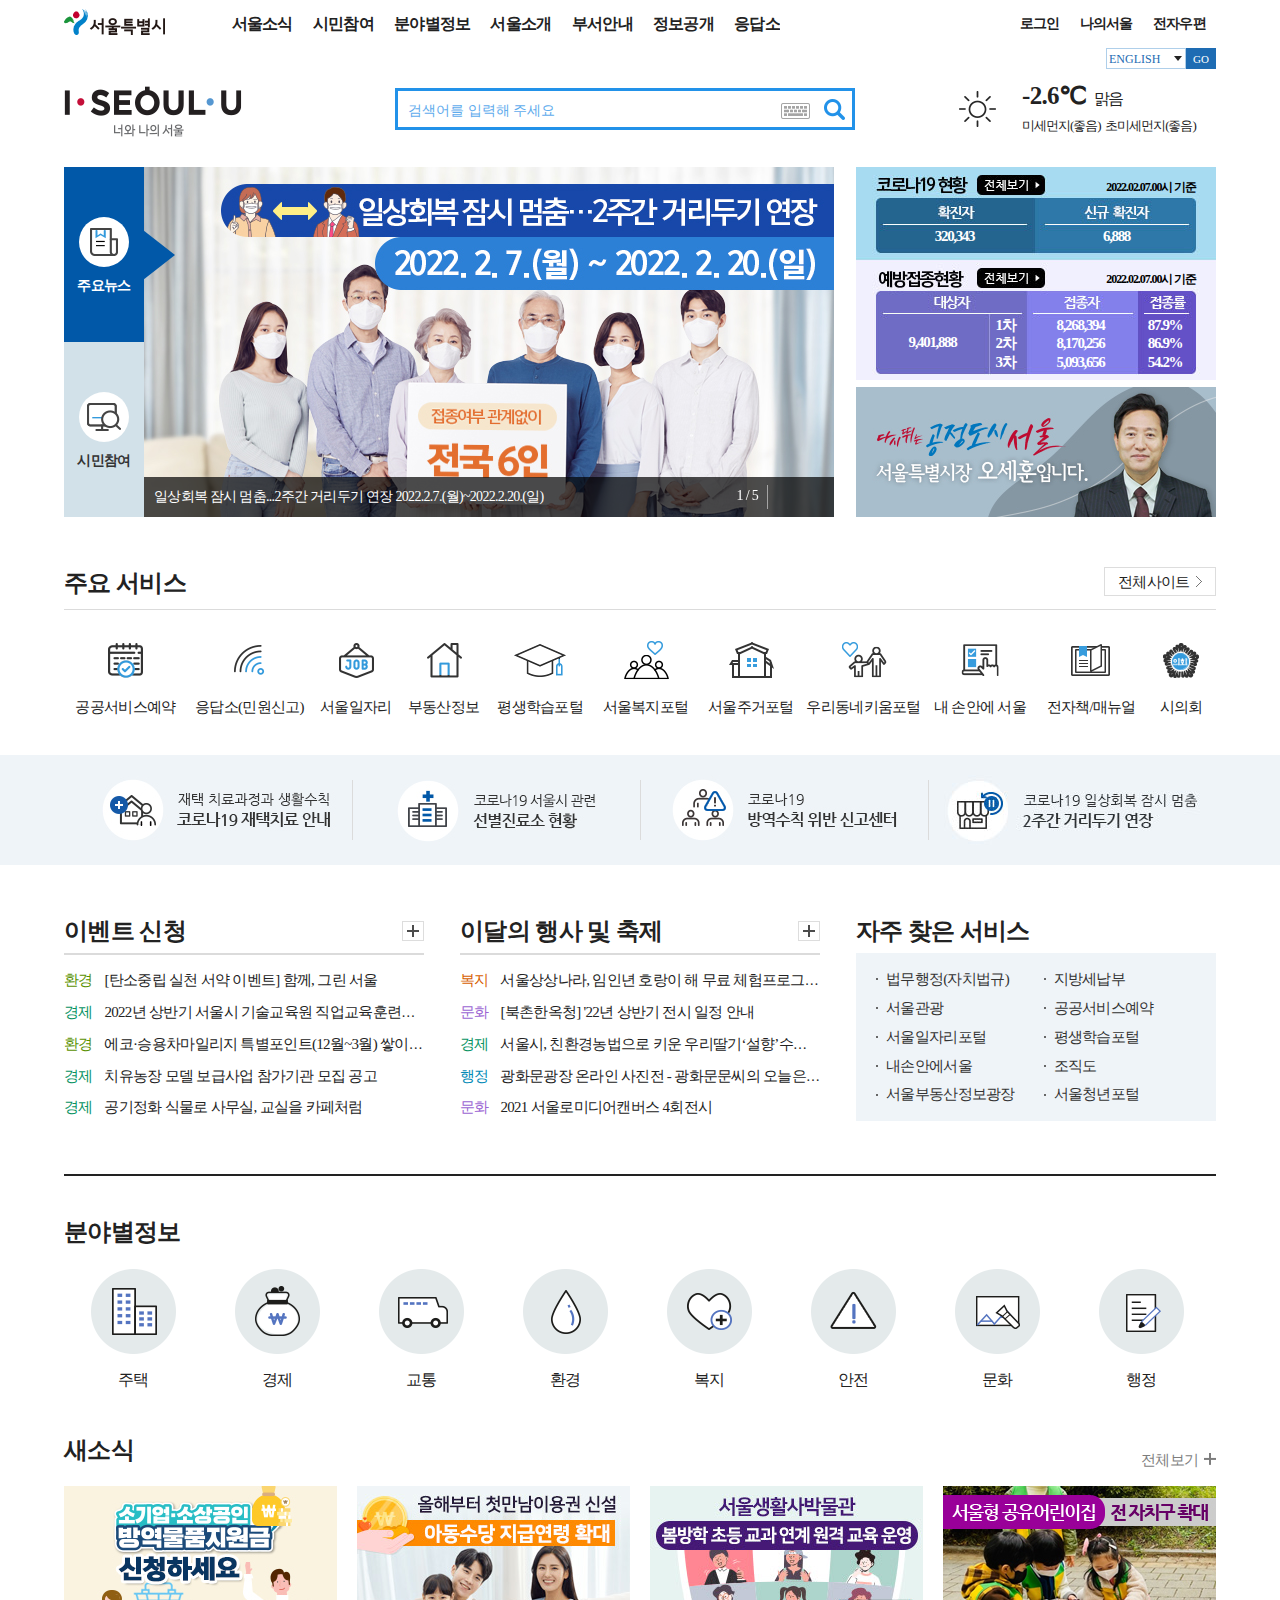
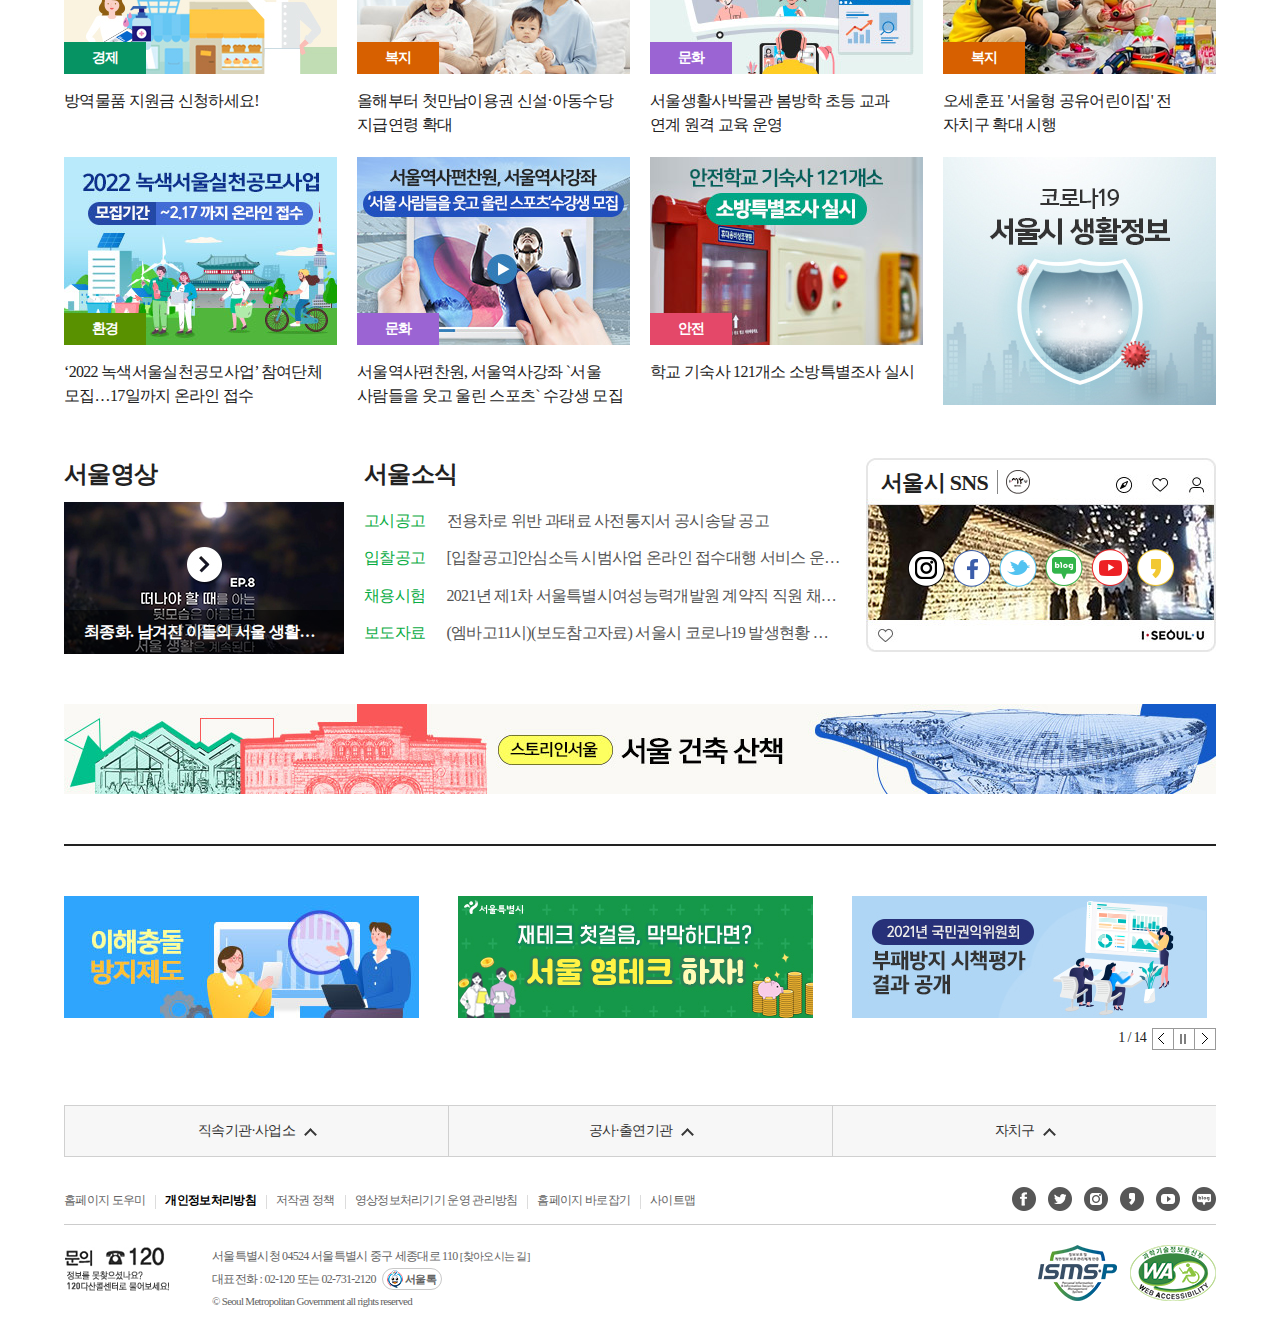
<file: works/06/index.html>
<!DOCTYPE html>
<html lang="en">
<head>
    <meta charset="UTF-8">
    <meta http-equiv="X-UA-Compatible" content="IE=edge">
    <meta name="viewport" content="width=device-width, initial-scale=1.0">
    <title>서울시청</title>
    <link rel="stylesheet" href="https://unpkg.com/swiper/swiper-bundle.min.css" />
    <link rel="stylesheet" href="css/layout.css">
    <link rel="stylesheet" href="css/main.css">
</head>
<body>
    <!-- skipNav  -->
    <ul class="skipnavi">
        <li><a href="#container">본문바로가기</a></li>
    </ul> 
    <header>
        <div class="inner">
            <div class="top_area">
                <div class="wrap">
                    <h1 class="logo"><a href=""><span class="blind">서울특별시</span></a></h1>
                    <nav class="gnb">
                        <ul>
                            <li><a href="">서울소식</a></li>
                            <li><a href="">시민참여</a></li>
                            <li><a href="">분야별정보</a></li>
                            <li><a href="">서울소개</a></li>
                            <li><a href="">부서안내</a></li>
                            <li><a href="">정보공개</a></li>
                            <li><a href="">응답소</a></li>
                        </ul>
                    </nav>
                </div>
                <div class="util_wrap">
                    <a href="">로그인</a>
                    <a href="">나의서울</a>
                    <a href="">전자우편</a>
                </div>
            </div>
            <div class="bottom_area">
                <h1 class="logo"><a href=""><span class="blind">너와나의서울</span></a></h1>
                <div class="search">
                    <form action="" method="get">
                        <fieldset>
                            <legend class="blind">검색</legend>
                            <input type="text" class="srh_text" placeholder="검색어를 입력해 주세요">
                            <button class="keyboard"><span class="blind">키보드</span></button>
                            <button class="srh_btn"><i class="sp_bg01"><span class="blind">검색</span></i></button>
                        </fieldset>
                    </form>
                </div>
                <div class="lang_site">
                    <select name="lang" id="lang">
                        <option value="http://english.seoul.go.kr/?SSid=101_01">ENGLISH</option>
                        <option value="http://japanese.seoul.go.kr/?SSid=101_02">日本語</option>
                        <option value="http://chinese.seoul.go.kr/?SSid=101_04">简体中文</option>
                    </select>
                    <button class="btn_go" id="langbtn">GO</button>
                </div>
                <div class="weather">
                    <div class="img_wrap">
                        <a href=""><img src="images/icon/weather.png" alt="맑음"></a>
                    </div>
                    <div class="txt_wrap">
                        <a href="" class="txt_01">
                            <strong class="temp">-2.6℃</strong>
                            <span>맑음</span>
                        </a>
                        <a href="" class="txt_02">
                            <span>미세먼지(좋음)&nbsp; 초미세먼지(좋음)</span>
                        </a>
                    </div>
                </div>
            </div>
        </div>
    </header>
    <main id="container">
        <div class="inner">
            <div class="visual_wrap">
                <section class="sc_slide">
                    <h2 class="blind">슬라이드 영역</h2>
                    <div class="slide_cont slide01 on">
                        <h3><a href="">주요뉴스</a></h3>
                        <div class="cont">
                            <div class="swiper visual_slide">
                                <div class="swiper-wrapper">
                                    <div class="swiper-slide">
                                        <a href="">
                                            <figure>
                                                <img src="images/content/visual_slide01.jpg"
                                                    alt="일상회복 잠시 멈춤...2주간 거리두기 연장 2022.2.7.(월)~2022.2.20.(일)">
                                                <figcaption>일상회복 잠시 멈춤...2주간 거리두기 연장 2022.2.7.(월)~2022.2.20.(일)
                                                </figcaption>
                                            </figure>
                                        </a>
                                    </div>
                                    <div class="swiper-slide">
                                        <a href="">
                                            <figure>
                                                <img src="images/content/visual_slide02.jpg"
                                                    alt="안심마을보안관·스마트보안등 필요한 곳 신청하세요!">
                                                <figcaption>안심마을보안관·스마트보안등 필요한 곳 신청하세요!</figcaption>
                                            </figure>
                                        </a>
                                    </div>
                                    <div class="swiper-slide">
                                        <a href="">
                                            <figure>
                                                <img src="images/content/visual_slide03.jpg"
                                                    alt="서울사랑상품권 5000억 발행...'서울페이+'로 간편 구매하세요!">
                                                <figcaption>서울사랑상품권 5000억 발행...'서울페이+'로 간편 구매하세요!</figcaption>
                                            </figure>
                                        </a>
                                    </div>
                                    <div class="swiper-slide">
                                        <a href="">
                                            <figure>
                                                <img src="images/content/visual_slide04.jpg"
                                                    alt="소상공인·피해계층 지원에 8,576억 투입 '민생지킴 종합대책">
                                                <figcaption>소상공인·피해계층 지원에 8,576억 투입 '민생지킴 종합대책</figcaption>
                                            </figure>
                                        </a>
                                    </div>
                                    <div class="swiper-slide">
                                        <a href="">
                                            <figure>
                                                <img src="images/content/visual_slide05.jpg"
                                                    alt="재택치료자 위한 '대면진료센터' 어디? 15→25개소 확대">
                                                <figcaption>재택치료자 위한 '대면진료센터' 어디? 15→25개소 확대</figcaption>
                                            </figure>
                                        </a>
                                    </div>
                                </div>
                            </div>
                            <div class="controls">
                                <span class="fraction">1/1</span>
                                <a href="" class="btn prev"><span class="blind">재생</span></a>
                                <div class="play_btn">
                                    <a href="" class="btn pause"><span class="blind">일시정지</span></a>
                                    <a href="" class="btn play"><span class="blind">재생</span></a>
                                </div>
                                <a href="" class="btn next"><span class="blind">재생</span></a>
                            </div>
                        </div>
                    </div>
                    <div class="slide_cont slide02">
                        <h3><a href="">시민참여</a></h3>
                        <div class="cont">
                            <div class="swiper visual_slide">
                                <div class="swiper-wrapper">
                                    <div class="swiper-slide">
                                        <a href="">
                                            <figure>
                                                <img src="images/content/visual02_slide01.png"
                                                    alt="2022년 제10대 서울특별시 어린이청소년 참여위원회 모집">
                                                <figcaption>2022년 제10대 서울특별시 어린이청소년 참여위원회 모집</figcaption>
                                            </figure>
                                        </a>
                                    </div>
                                    <div class="swiper-slide">
                                        <a href="">
                                            <figure>
                                                <img src="images/content/visual02_slide02.jpg"
                                                    alt="2022년 문화비축기지 자원활동가 모집 공고">
                                                <figcaption>2022년 문화비축기지 자원활동가 모집 공고</figcaption>
                                            </figure>
                                        </a>
                                    </div>
                                    <div class="swiper-slide">
                                        <a href="">
                                            <figure>
                                                <img src="images/content/visual02_slide03.png" alt="제7대 서울특별시 청소년의회 모집">
                                                <figcaption>제7대 서울특별시 청소년의회 모집</figcaption>
                                            </figure>
                                        </a>
                                    </div>
                                    <div class="swiper-slide">
                                        <a href="">
                                            <figure>
                                                <img src="images/content/visual02_slide04.jpg"
                                                    alt="2021년 하반기(7~12월) 서울시 대학(원)생 학자금대출 이자지원 신청 공고">
                                                <figcaption>2021년 하반기(7~12월) 서울시 대학(원)생 학자금대출 이자지원 신청 공고</figcaption>
                                            </figure>
                                        </a>
                                    </div>
                                    <div class="swiper-slide">
                                        <a href="">
                                            <figure>
                                                <img src="images/content/visual02_slide05.jpg"
                                                    alt="영농체험을 통한 여가활동을 위해 '함께서울 친환경농장' 참여자를 모집합니다.">
                                                <figcaption>영농체험을 통한 여가활동을 위해 "함께서울 친환경농장" 참여자를 모집합니다.</figcaption>
                                            </figure>
                                        </a>
                                    </div>
                                    <div class="swiper-slide">
                                        <a href="">
                                            <figure>
                                                <img src="images/content/visual02_slide06.jpg"
                                                    alt="2022 임산부 친환경농산물 꾸러미 지원사업 신청안내">
                                                <figcaption>2022 임산부 친환경농산물 꾸러미 지원사업 신청안내</figcaption>
                                            </figure>
                                        </a>
                                    </div>
                                    <div class="swiper-slide">
                                        <a href="">
                                            <figure>
                                                <img src="images/content/visual02_slide07.png"
                                                    alt="송현동 부지 임시활용방안 시민 아이디어 공모">
                                                <figcaption>송현동 부지 임시활용방안 시민 아이디어 공모</figcaption>
                                            </figure>
                                        </a>
                                    </div>
                                    <div class="swiper-slide">
                                        <a href="">
                                            <figure>
                                                <img src="images/content/visual02_slide08.jpg"
                                                    alt="12월~3월까지 미세먼지 계절관리제가 시행됩니다.">
                                                <figcaption>12월~3월까지 미세먼지 계절관리제가 시행됩니다.</figcaption>
                                            </figure>
                                        </a>
                                    </div>
                                </div>
                            </div>
                            <div class="controls">
                                <span class="fraction">1/1</span>
                                <a href="" class="btn prev"><span class="blind">재생</span></a>
                                <div class="play_btn">
                                    <a href="" class="btn pause"><span class="blind">일시정지</span></a>
                                    <a href="" class="btn play"><span class="blind">재생</span></a>
                                </div>
                                <a href="" class="btn next"><span class="blind">재생</span></a>
                            </div>
                        </div>
                    </div>
                </section>

                <section class="sc_curr">
                    <h2 class="blind">현황</h2>
                    <figure>
                        <a href="" class="covid">
                            <span class="result01">
                                <span class="blind">기준 날짜</span>
                                2022.02.07.00시 기준
                            </span>
                            <span class="result02">
                                <span class="blind">확진자 수</span>
                                320,343</span>
                            <span class="result03">
                                <span class="blind">신규확진자 수</span>
                                6,888
                            </span>
                        </a>
                        <a href="" class="vaccin">
                            <span class="result01">
                                <span class="blind">기준 날짜</span>
                                2022.02.07.00시 기준
                            </span>
                            <span class="result11">
                                <span class="blind">접종차수</span>
                                1차
                            </span>
                            <span class="result12">
                                <span class="blind">접종 대상자</span>
                                9,401,888
                            </span>
                            <span class="result13">
                                <span class="blind">접종자</span>
                                8,268,394
                            </span>
                            <span class="result14">
                                <span class="blind">접종률</span>
                                87.9%
                            </span>
                            <span class="result21">
                                <span class="blind">접종차수</span>
                                2차
                            </span>
                            <span class="result22 blind">
                                <span class="blind">접종 대상자</span>
                                9,401,888
                            </span>
                            <span class="result23">
                                <span class="blind">접종자</span>
                                8,170,256
                            </span>
                            <span class="result24">
                                <span class="blind">접종률</span>
                                86.9%
                            </span>
                            <span class="result31">
                                <span class="blind">접종차수</span>
                                3차
                            </span>
                            <span class="result32 blind">
                                <span class="blind">접종 대상자</span>
                                9,401,888
                            </span>
                            <span class="result33">
                                <span class="blind">접종자</span>
                                5,093,656
                            </span>
                            <span class="result34">
                                <span class="blind">접종률</span>
                                54.2%
                            </span>
                        </a>
                    </figure>
                    <div class="img_wrap">
                        <a href=""><img src="images/content/curr.jpg" alt="다시뛰는 공정도시 서울 서울특별시장 오세훈입니다."></a>
                    </div>
                </section>
            </div>
            <section class="sc_service">
                <div class="title_wrap">
                    <h2 class="title">주요 서비스</h2>
                    <a href="" class="entire_site">전체사이트</a>
                </div>
                <ul>
                    <li class="public"><a href="">공공서비스예약</a></li>
                    <li class="answer"><a href="">응답소(민원신고)</a></li>
                    <li class="job"><a href="">서울일자리</a></li>
                    <li class="realestate"><a href="">부동산정보</a></li>
                    <li class="portal"><a href="">평생학습포털</a></li>
                    <li class="welfare"><a href="">서울복지포털</a></li>
                    <li class="house"><a href="">서울주거포털</a></li>
                    <li class="icare"><a href="">우리동네키움포털</a></li>
                    <li class="mediahub"><a href="">내 손안에 서울</a></li>
                    <li class="ebook"><a href="">전자책/매뉴얼</a></li>
                    <li class="council"><a href="">시의회</a></li>
                </ul>
            </section>
        </div>

        <div class="inner2">
            <section class="sc_covid inner">
                <h2 class="blind">코로나 배너</h2>
                <ul>
                    <li><a href=""><img src="images/content/covid01.jpg" alt="우리동네 재택치료 상담·처방(전화) 병의원"></a></li>
                    <li><a href=""><img src="images/content/covid02.jpg" alt="코로나19 서울시 관련 선별진료소 현황(임시 선별검사소 포함)"></a>
                    </li>
                    <li><a href=""><img src="images/content/covid03.jpg" alt="코로나19 방역수칙 위반 신고센터"></a></li>
                    <li><a href=""><img src="images/content/covid04.jpg" alt="코로나19 일상회복 잠시 멈춤 2주간 거리두기 연장"></a></li>
                </ul>
            </section>
        </div>

        <div class="inner">
            <div class="board_wrap">
                <section class="sc_event board">
                    <div class="title_wrap">
                        <h2 class="title">이벤트 신청</h2>
                        <a href="" class="more"><i class="sp_bg01"><span class="blind">더보기</span></i></a>
                    </div>
                    <ul>
                        <li>
                            <em class="env">환경</em>
                            <a href="">[탄소중립 실천 서약 이벤트] 함께, 그린 서울</a>
                        </li>
                        <li>
                            <em class="eco">경제</em>
                            <a href="">2022년 상반기 서울시 기술교육원 직업교육훈련생 모집</a>
                        </li>
                        <li>
                            <em class="env">환경</em>
                            <a href="">에코·승용차마일리지 특별포인트(12월~3월) 쌓이는 절약 습관!</a>
                        </li>
                        <li>
                            <em class="eco">경제</em>
                            <a href="">치유농장 모델 보급사업 참가기관 모집 공고</a>
                        </li>
                        <li>
                            <em class="eco">경제</em>
                            <a href="">공기정화 식물로 사무실, 교실을 카페처럼</a>
                        </li>
                    </ul>
                </section>
                <section class="sc_festival board">
                    <div class="title_wrap">
                        <h2 class="title">이달의 행사 및 축제</h2>
                        <a href="" class="more"><i class="sp_bg01"><span class="blind">더보기</span></i></a>
                    </div>
                    <ul>
                        <li>
                            <em class="wel">복지</em>
                            <a href="">서울상상나라, 임인년 호랑이 해 무료 체험프로그램 풍성</a>
                        </li>
                        <li>
                            <em class="cul">문화</em>
                            <a href="">[북촌한옥청] '22년 상반기 전시 일정 안내</a>
                        </li>
                        <li>
                            <em class="eco">경제</em>
                            <a href="">서울시, 친환경농법으로 키운 우리딸기‘설향’수확체험에 참여하세요</a>
                        </li>
                        <li>
                            <em class="adm">행정</em>
                            <a href="">광화문광장 온라인 사진전 - 광화문문씨의 오늘은 어떤가요?</a>
                        </li>
                        <li>
                            <em class="cul">문화</em>
                            <a href="">2021 서울로미디어캔버스 4회전시</a>
                        </li>
                    </ul>
                </section>
                <section class="sc_oftenservice">
                    <div class="title_wrap">
                        <h2 class="title">자주 찾은 서비스</h2>
                    </div>
                    <ul>
                        <li><a href="">법무행정(자치법규)</a></li>
                        <li><a href="">지방세납부</a></li>
                        <li><a href="">서울관광</a></li>
                        <li><a href="">공공서비스예약</a></li>
                        <li><a href="">서울일자리포털</a></li>
                        <li><a href="">평생학습포털</a></li>
                        <li><a href="">내손안에서울</a></li>
                        <li><a href="">조직도</a></li>
                        <li><a href="">서울부동산정보광장</a></li>
                        <li><a href="">서울청년포털</a></li>
                    </ul>
                </section>
            </div>
            <section class="sc_info">
                <div class="title_wrap">
                    <h2 class="title">분야별정보</h2>
                </div>
                <ul>
                    <li class="house"><a href="">주택</a></li>
                    <li class="economy"><a href="">경제</a></li>
                    <li class="traffic"><a href="">교통</a></li>
                    <li class="environment"><a href="">환경</a></li>
                    <li class="welfare"><a href="">복지</a></li>
                    <li class="safety"><a href="">안전</a></li>
                    <li class="culture"><a href="">문화</a></li>
                    <li class="work"><a href="">행정</a></li>
                </ul>
            </section>
            <section class="sc_news">
                <div class="title_wrap">
                    <h2 class="title">새소식</h2>
                    <a href="">전체보기</a>
                </div>
                <ul>
                    <li class="on">
                        <a href="">
                            <div class="img_wrap">
                                <img src="images/content/news01.jpg" alt="소기업·소상공인 방역물품지원금 신청하세요.">
                                <em class="eco">경제</em>
                            </div>
                            <p>방역물품 지원금 신청하세요!</p>
                        </a>
                    </li>
                    <li>
                        <a href="">
                            <div class="img_wrap">
                                <img src="images/content/news02.jpg" alt="올해부터 첫만남이용권 신설·아동수당 지급연령 확대">
                                <em class="wel">복지</em>
                            </div>
                            <p>올해부터 첫만남이용권 신설·아동수당 지급연령 확대</p>
                        </a>
                    </li>
                    <li>
                        <a href="">
                            <div class="img_wrap">
                                <img src="images/content/news03.jpg" alt="서울생활사박물관 봄방학 초등 교과 연계 원격 교육 운영">
                                <em class="cul">문화</em>
                            </div>
                            <p>서울생활사박물관 봄방학 초등 교과 연계 원격 교육 운영</p>
                        </a>
                    </li>
                    <li>
                        <a href="">
                            <div class="img_wrap">
                                <img src="images/content/news04.jpg" alt="서울형 공유어린이집 전 자치구 확대">
                                <em class="wel">복지</em>
                            </div>
                            <p>오세훈표 '서울형 공유어린이집' 전 자치구 확대 시행</p>
                        </a>
                    </li>
                    <li class="on">
                        <a href="">
                            <div class="img_wrap">
                                <img src="images/content/news05.jpg" alt="‘2022 녹색서울실천공모사업’ 참여단체 모집…17일까지 온라인 접수">
                                <em class="env">환경</em>
                            </div>
                            <p>‘2022 녹색서울실천공모사업’ 참여단체 모집…17일까지 온라인 접수</p>
                        </a>
                    </li>
                    <li>
                        <a href="">
                            <div class="img_wrap">
                                <img src="images/content/news06.jpg" alt="서울역사편찬원, 서울역사강좌 `서울 사람들을 웃고 울린 스포츠` 수강생 모집">
                                <em class="cul">문화</em>
                            </div>
                            <p>서울역사편찬원, 서울역사강좌 `서울 사람들을 웃고 울린 스포츠` 수강생 모집</p>
                        </a>
                    </li>
                    <li>
                        <a href="">
                            <div class="img_wrap">
                                <img src="images/content/news07.jpg" alt="학교 기숙사 121개소 소방특별조사 실시">
                                <em class="safety">안전</em>
                            </div>
                            <p>학교 기숙사 121개소 소방특별조사 실시</p>
                        </a>
                    </li>
                    <li>
                        <a href="">
                            <img src="images/content/news08.jpg" alt="코로나19 서울시 생활정보">
                        </a>
                    </li>
                </ul>
            </section>
            <div class="seoul_wrap">
                <section class="sc_video">
                    <div class="title_wrap">
                        <h2 class="title">서울영상</h2>
                    </div>
                    <a href="">
                        <div class="img_wrap">
                            <img src="images/content/sc_video.jpg" alt="남겨진 이들의 서울 생활은 계속된다">
                            <p>최종화. 남겨진 이들의 서울 생활은 계속된다</p>
                        </div>
                    </a>
                </section>
                <section class="sc_topic">
                    <div class="title_wrap">
                        <h2 class="title">서울소식</h2>
                    </div>
                    <ul>
                        <li>
                            <a href="" class="title">고시공고</a>
                            <a href="" class="subject">전용차로 위반 과태료 사전통지서 공시송달 공고</a>
                        </li>
                        <li>
                            <a href="" class="title">입찰공고</a>
                            <a href="" class="subject">[입찰공고]안심소득 시범사업 온라인 접수대행 서비스 운영 용역</a>
                        </li>
                        <li>
                            <a href="" class="title">채용시험</a>
                            <a href="" class="subject">2021년 제1차 서울특별시여성능력개발원 계약직 직원 채용 공고</a>
                        </li>
                        <li>
                            <a href="" class="title">보도자료</a>
                            <a href="" class="subject">(엠바고11시)(보도참고자료) 서울시 코로나19 발생현황 및 주요 대책현황(2.5.)</a>
                        </li>
                    </ul>
                </section>
                <section class="sc_social">
                    <a href="">
                        <div class="title_wrap">
                            <h2 class="title">서울시 SNS</h2>
                        </div>
                    </a>
                    <div class="sns_wrap">
                        <a href="" class="insta"><i class="sns_bg"><span class="blind">인스타그램</span></i></a>
                        <a href="" class="facebook"><i class="sns_bg"><span class="blind">페이스북</span></i></a>
                        <a href="" class="twitter"><i class="sns_bg"><span class="blind">트위터</span></i></a>
                        <a href="" class="blog"><i class="sns_bg"><span class="blind">네이버블로그</span></i></a>
                        <a href="" class="youtube"><i class="sns_bg"><span class="blind">유튜브</span></i></a>
                        <a href="" class="story"><i class="sns_bg"><span class="blind">카카오스토리</span></i></a>
                    </div>
                </section>
            </div>
            <section class="sc_ad">
                <h2 class="blind">스토리인서울 서울 건축 산책</h2>
                <a href=""><img src="images/content/sc_ad.jpg" alt="스토리인서울 서울 건축 산책"></a>
            </section>
            <section class="sc_banner">
                <h2 class="blind">배너영역</h2>
                <div class="swiper banner_slide">
                    <div class="swiper-wrapper">
                        <div class="swiper-slide">
                            <a href=""><img src="images/content/banner01.jpg" alt="재테크 첫걸음, 막막하다면? '서울 영테크' 하자"></a>
                        </div>
                        <div class="swiper-slide">
                            <a href=""><img src="images/content/banner02.jpg" alt="2021년 국민권익위원회 부패방지 시책평가 결과 공개"></a>
                        </div>
                        <div class="swiper-slide">
                            <a href=""><img src="images/content/banner03.jpg" alt="전사,순직 군인 2,048명의 유가족을 찾습니다!"></a>
                        </div>
                        <div class="swiper-slide">
                            <a href=""><img src="images/content/banner04.png"
                                    alt="서울특별시 도농상생 공공급식. 농부의 손에서 아이들의 식탁으로 행복한 급식이 시작됩니다."></a>
                        </div>
                        <div class="swiper-slide">
                            <a href=""><img src="images/content/banner05.jpg"
                                    alt="이젠 찾지 말고 정부24에 접속하세요 보조금24 정부24 로그인 한번으로 내가 받을 수 있는 정부 혜택을 쉽게 확인하고 신청할 수 있는 맞춤형 서비스입니다."></a>
                        </div>
                        <div class="swiper-slide">
                            <a href=""><img src="images/content/banner06.jpg"
                                    alt="6.25 비정규군 공로자 보상신청 안내 2021.10.14(목) ~ 2023.10.15(일)"></a>
                        </div>
                        <div class="swiper-slide">
                            <a href=""><img src="images/content/banner07.jpg" alt="스마트도시 서울의 정보를 한눈에 스마트서울포털"></a>
                        </div>
                        <div class="swiper-slide">
                            <a href=""><img src="images/content/banner08.jpg" alt="대한민국 국가상징 국민 통합과 자긍심의 상징"></a>
                        </div>
                        <div class="swiper-slide">
                            <a href=""><img src="images/content/banner09.jpg"
                                    alt="'서울시민 참여입법' 참여하면 우리의 미래가 희망으로 바뀝니다!"></a>
                        </div>
                        <div class="swiper-slide">
                            <a href=""><img src="images/content/banner10.jpg" alt="서울시 건설공사의 모든 것. 내 집앞 공사가 궁금하세요?"></a>
                        </div>
                        <div class="swiper-slide">
                            <a href=""><img src="images/content/banner11.jpg" alt="찾아가는 여성 취업 상담버스 일자리 부르릉"></a>
                        </div>
                        <div class="swiper-slide">
                            <a href=""><img src="images/content/banner12.jpg"
                                    alt="서울시의 모든 공모전을 한눈에 내손안에 서울 공모전 바로가기"></a>
                        </div>
                        <div class="swiper-slide">
                            <a href=""><img src="images/content/banner13.jpg"
                                    alt="A Brief Look into Seoul's International Affairs 서울시 국제교류 현황 바로보기"></a>
                        </div>
                        <div class="swiper-slide">
                            <a href=""><img src="images/content/banner14.jpg"
                                    alt="이해충돌방지제도, 서울시 청렴사회 민관협의회가 함께합니다."></a>
                        </div>
                    </div>
                    <div class="controls">
                        <span class="fraction">1/1</span>
                        <a href="" class="btn prev"><span class="blind">재생</span></a>
                        <div class="play_btn">
                            <a href="" class="btn pause"><span class="blind">일시정지</span></a>
                            <a href="" class="btn play"><span class="blind">재생</span></a>
                        </div>
                        <a href="" class="btn next"><span class="blind">재생</span></a>
                    </div>
                </div>
            </section>
            <section class="sc_link">
                <h2 class="blind">관련 사이트</h2>
                <ul class="link">
                    <li>
                        <a href="" class="dept1"><span class="txt_link">직속기관·사업소</span></a>
                        <div class="sub">
                            <ul>
                                <li><a href="">서울시립대</a></li>
                                <li><a href="">보건환경연구원</a></li>
                                <li><a href="">인재개발원</a></li>
                                <li><a href="">농업기술센터</a></li>
                                <li><a href="">서울시립대</a></li>
                                <li><a href="">보건환경연구원</a></li>
                                <li><a href="">인재개발원</a></li>
                                <li><a href="">농업기술센터</a></li>
                                <li><a href="">서울시립대</a></li>
                                <li><a href="">보건환경연구원</a></li>
                                <li><a href="">인재개발원</a></li>
                                <li><a href="">농업기술센터</a></li>
                                <li><a href="">서울시립대</a></li>
                                <li><a href="">보건환경연구원</a></li>
                                <li><a href="">인재개발원</a></li>
                                <li><a href="">농업기술센터</a></li>
                                <li><a href="">서울시립대</a></li>
                                <li><a href="">보건환경연구원</a></li>
                                <li><a href="">인재개발원</a></li>
                                <li><a href="">농업기술센터</a></li>
                                <li><a href="">서울시립대</a></li>
                                <li><a href="">보건환경연구원</a></li>
                                <li><a href="">인재개발원</a></li>
                                <li><a href="">농업기술센터</a></li>
                                <li><a href="">서울시립대</a></li>
                                <li><a href="">보건환경연구원</a></li>
                                <li><a href="">인재개발원</a></li>
                                <li><a href="">농업기술센터</a></li>
                            </ul>
                        </div>
                    </li>
                    <li>
                        <a href="" class="dept1"><span class="txt_link">공사·출연기관</span></a>
                        <div class="sub">
                            <ul>
                                <li><a href="">서울시립대</a></li>
                                <li><a href="">보건환경연구원</a></li>
                                <li><a href="">인재개발원</a></li>
                                <li><a href="">농업기술센터</a></li>
                                <li><a href="">서울시립대</a></li>
                                <li><a href="">보건환경연구원</a></li>
                                <li><a href="">인재개발원</a></li>
                                <li><a href="">농업기술센터</a></li>
                                <li><a href="">서울시립대</a></li>
                                <li><a href="">보건환경연구원</a></li>
                                <li><a href="">인재개발원</a></li>
                                <li><a href="">농업기술센터</a></li>
                                <li><a href="">서울시립대</a></li>
                                <li><a href="">보건환경연구원</a></li>
                                <li><a href="">인재개발원</a></li>
                                <li><a href="">농업기술센터</a></li>
                                <li><a href="">서울시립대</a></li>
                                <li><a href="">보건환경연구원</a></li>
                                <li><a href="">인재개발원</a></li>
                                <li><a href="">농업기술센터</a></li>
                                <li><a href="">서울시립대</a></li>
                                <li><a href="">보건환경연구원</a></li>
                                <li><a href="">인재개발원</a></li>
                                <li><a href="">농업기술센터</a></li>
                                <li><a href="">서울시립대</a></li>
                                <li><a href="">보건환경연구원</a></li>
                                <li><a href="">인재개발원</a></li>
                                <li><a href="">농업기술센터</a></li>
                            </ul>
                        </div>
                    </li>
                    <li>
                        <a href="" class="dept1"><span class="txt_link">자치구</span></a>
                        <div class="sub">
                            <ul>
                                <li><a href="">서울시립대</a></li>
                                <li><a href="">보건환경연구원</a></li>
                                <li><a href="">인재개발원</a></li>
                                <li><a href="">농업기술센터</a></li>
                                <li><a href="">서울시립대</a></li>
                                <li><a href="">보건환경연구원</a></li>
                                <li><a href="">인재개발원</a></li>
                                <li><a href="">농업기술센터</a></li>
                                <li><a href="">서울시립대</a></li>
                                <li><a href="">보건환경연구원</a></li>
                                <li><a href="">인재개발원</a></li>
                                <li><a href="">농업기술센터</a></li>
                                <li><a href="">서울시립대</a></li>
                                <li><a href="">보건환경연구원</a></li>
                                <li><a href="">인재개발원</a></li>
                                <li><a href="">농업기술센터</a></li>
                                <li><a href="">서울시립대</a></li>
                                <li><a href="">보건환경연구원</a></li>
                                <li><a href="">인재개발원</a></li>
                                <li><a href="">농업기술센터</a></li>
                                <li><a href="">서울시립대</a></li>
                                <li><a href="">보건환경연구원</a></li>
                                <li><a href="">인재개발원</a></li>
                                <li><a href="">농업기술센터</a></li>
                                <li><a href="">서울시립대</a></li>
                                <li><a href="">보건환경연구원</a></li>
                                <li><a href="">인재개발원</a></li>
                                <li><a href="">농업기술센터</a></li>
                            </ul>
                        </div>
                    </li>
                </ul>
            </section>
        </div>
    </main>
    <footer>
        <div class="inner">
            <div class="link_area">
                <nav class="footer_nav">
                    <ul>
                        <li><a href="">홈페이지 도우미</a>
                        <li class="bold"><a href="">개인정보처리방침</a>
                        <li><a href="">저작권 정책</a></li>
                        <li><a href="">영상정보처리기기 운영 관리방침</a></li>
                        <li><a href="">홈페이지 바로잡기</a></li>
                        <li><a href="">사이트맵</a></li>
                    </ul>
                </nav>
                <div class="sns_wrap">
                    <a href="" class="facebook"><span class="blind">페이스북</span></a>
                    <a href="" class="twitter"><span class="blind">트위터</span></a>
                    <a href="" class="insta"><span class="blind">인스타그램</span></a>
                    <a href="" class="story"><span class="blind">카카오스토리</span></a>
                    <a href="" class="youtube"><span class="blind">유튜브</span></a>
                    <a href="" class="blog"><span class="blind">네이버블로그</span></a>
                </div>
            </div>
            <div class="util_area">
                <div class="question">
                    <i class="sp_bg01"><span class="blind">문의 전화번호 120, 정보를 못찾으셨나요? 120 다산콜센터로 물어보세요!</span></i>
                </div>
                <address>
                    <p class="addr">서울특별시청 04524 서울특별시 중구 세종대로 110 <span>[찾아오시는 길]</span></p>
                    <div class="contact">
                        <p>대표전화 : 02-120 또는 02-731-2120</p>
                        <a href="">서울톡</a>
                    </div>
                    <p class="copyright">© Seoul Metropolitan Government all rights reserved</p>
                </address>
                <div class="marks">
                    <a href="" class="mark01"><img src="images/content/mark01.png" alt="정보보호 및 개인정보보호 관리체계(ISMS-P) 인증마크"></a>
                    <a href="" class="mark02"><img src="images/content/mark02.png" alt="과학기술정보통신부 WEB ACCESSIBILITY 마크(웹 접근성 품질인증 마크)"></a>
                </div>
            </div>
        </div>
    </footer>
    <script src="https://code.jquery.com/jquery-1.12.4.min.js"></script>
    <script src="https://unpkg.com/swiper/swiper-bundle.min.js"></script>
    <script src="./js/common.js"></script>
    <script src="./js/main.js"></script>
</body>
</html>
</file>
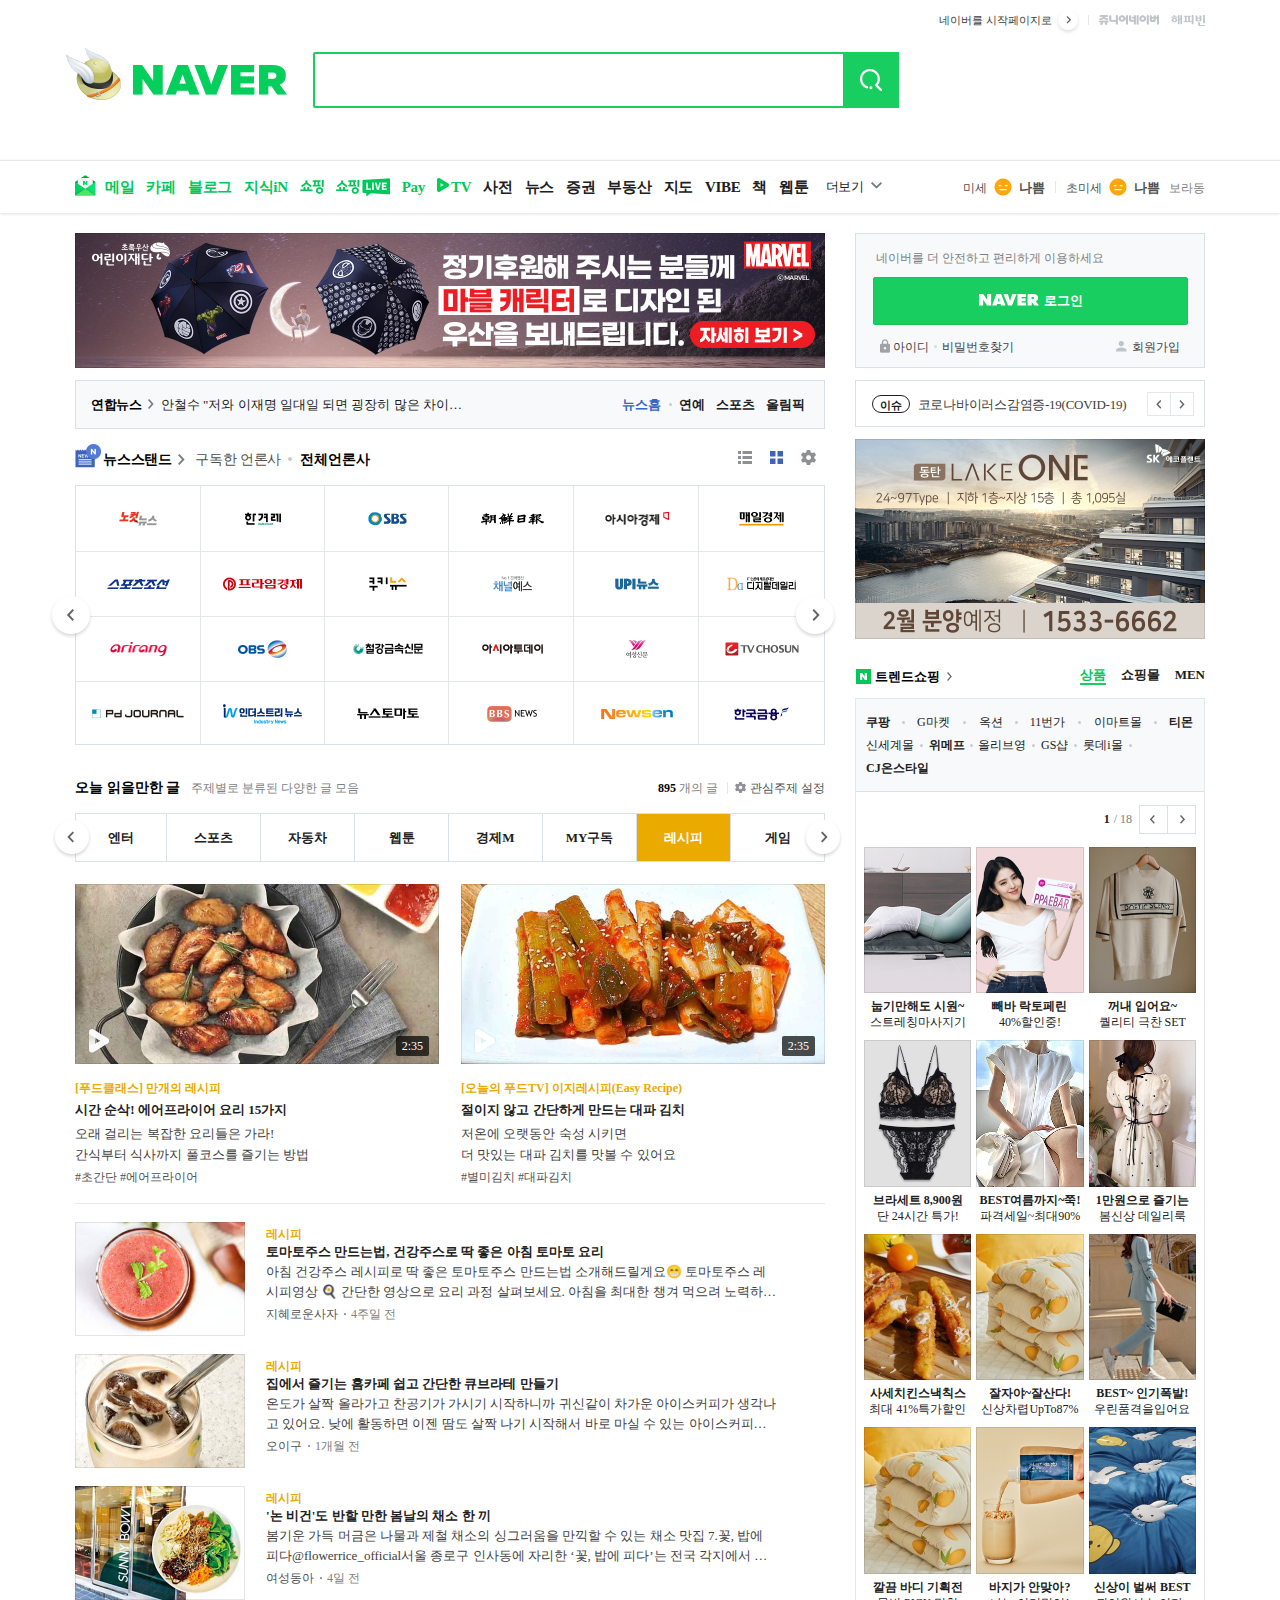
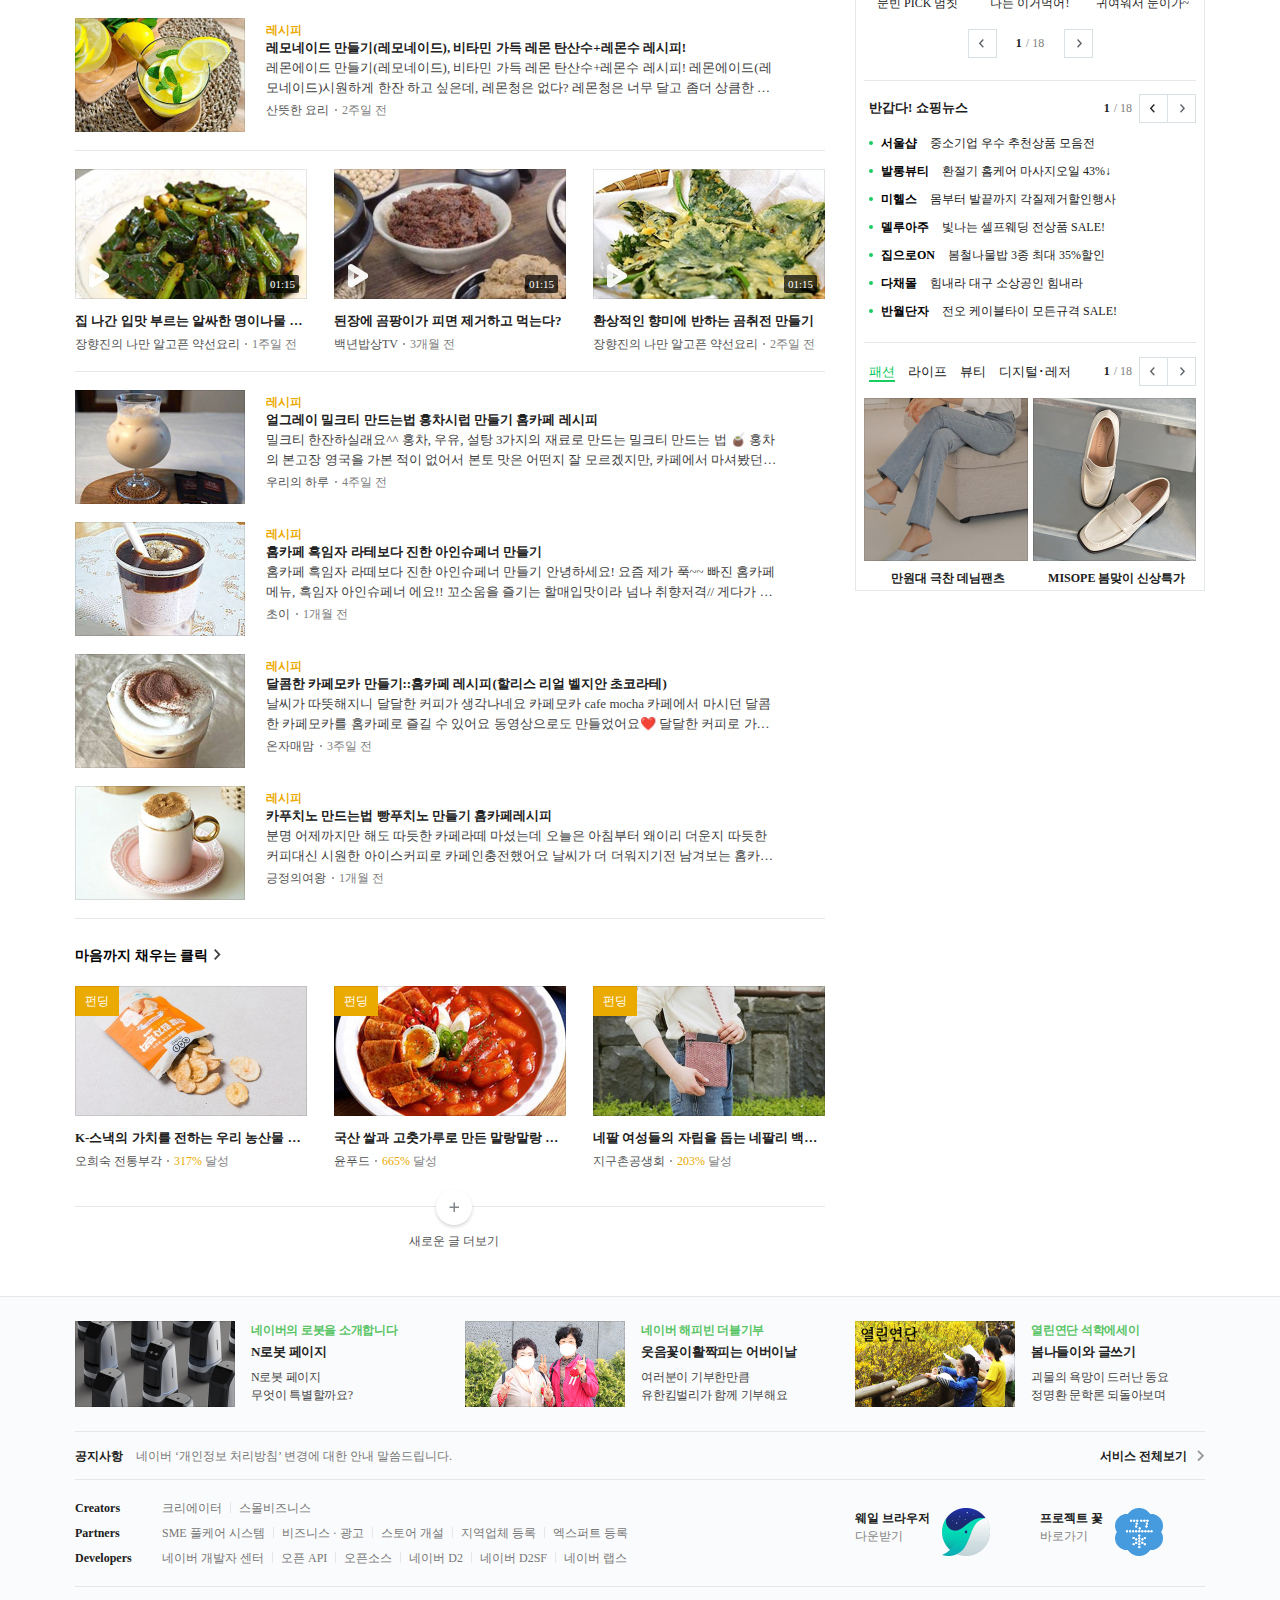
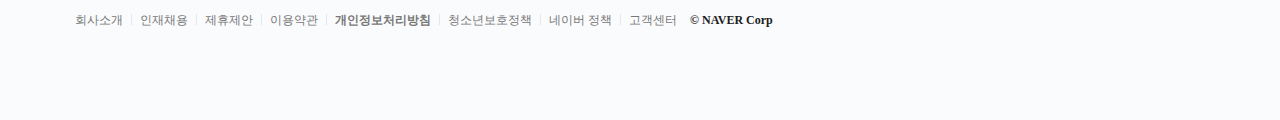
<file: works/08/index.html>
<!DOCTYPE html>
<html lang="en">
<head>
    <meta charset="UTF-8">
    <meta http-equiv="X-UA-Compatible" content="IE=edge">
    <meta name="viewport" content="width=device-width, initial-scale=1.0">
    <title>NAVER</title>
    <link rel="stylesheet" href="css/layout.css">
    <link rel="stylesheet" href="css/main.css">
</head>
<body>
    <header>
        <div class="logo_area">
            <h1><a href=""><span class="blind">네이버</span></a></h1>
            <div class="search">
                <form action="" method="get">
                    <fieldset>
                        <legend class="blind">검색</legend>
                        <input type="text" class="srh_text">
                        <button class="srh_btn"><i class="sp_bg"><span class="blind">검색</span></i></button>
                    </fieldset>
                </form>
            </div>
            <div class="quick_area">
                <a href="" class="link_start">네이버를 시작페이지로</a><i class="bar"></i>
                <a href="" class="link_jr"><i class="sp_bg"><span class="blind">쥬니어네이버</span></i></a>
                <a href="" class="link_happybin"><i class="sp_bg"><span class="blind">해피빈</span></i></a>
            </div>
        </div>
        <div class="gnb_area">
            <div class="inner">
                <nav class="gnb">
                    <ul>
                        <li class="li_first"><a href="" class="on mail">메일</a></li>
                        <li><a href="" class="on">카페</a></li>
                        <li><a href="" class="on">블로그</a></li>
                        <li><a href="" class="on">지식iN</a></li>
                        <li><a href="" class="on shop"><span class="blind">쇼핑</span></a></li>
                        <li><a href="" class="on shoplive"><span class="blind">쇼핑Live</span></a></li>
                        <li><a href="" class="on">Pay</a></li>
                        <li><a href="" class="on tv">TV</a></li>
                        <li><a href="">사전</a></li>
                        <li><a href="">뉴스</a></li>
                        <li><a href="">증권</a></li>
                        <li><a href="">부동산</a></li>
                        <li><a href="">지도</a></li>
                        <li><a href="">VIBE</a></li>
                        <li><a href="">책</a></li>
                        <li><a href="">웹툰</a></li>
                        <li class="li_last"><a href="" class="more">더보기</a></li>
                    </ul>
                </nav>
                <div class="weather_area">
                    <a href="">
                        <span class="weather">미세</span><em class="condition">나쁨</em><i class="bar"></i><span class="weather">초미세</span><em class="condition">나쁨</em><span class="location">보라동</span>
                    </a>
                </div>
            </div>
        </div>
    </header>
    <main>
        <div class="left_area">
            <div class="banner">
                <a href=""><div class="border"><img src="images/banner01.jpg" alt=""></div></a>
            </div>
            <section class="sc_news">
                <h2 class="blind">뉴스영역</h2>
                <div class="group_issue">
                    <div class="issue_area">
                        <a href="" class="media">연합뉴스</a>
                        <a href="" class="issue">안철수 "저와 이재명 일대일 되면 굉장히 많은 차이로 승리"</a>
                    </div>
                    <div class="cate_area">
                        <a href="" class="newshome">뉴스홈</a>
                        <a href="" class="on">연예</a>
                        <a href="">스포츠</a>
                        <a href="">올림픽</a> 
                    </div>
                </div>
                <div class="group_title">
                    <a href="" class="title">뉴스스탠드</a>
                    <div class="filter_area">
                        <a href="">구독한 언론사</a>
                        <a href="" class="active">전체언론사</a>
                    </div>
                    <div class="set_area">
                        <a href="" class="list"><i class="sp_bg"><span class="blind">리스트형</span></i></a>
                        <a href="" class="gallery"><i class="sp_bg"><span class="blind">갤러리형</span></i></a>
                        <a href="" class="set"><i class="sp_bg"><span class="blind">설정</span></i></a>
                    </div>
                </div>
                <div class="group_list">
                    <ul>
                        <li><a href=""><img src="images/news-01.png" alt="노컷뉴스"></a></li>
                        <li><a href=""><img src="images/news-02.png" alt="한겨레"></a></li>
                        <li><a href=""><img src="images/news-03.png" alt="SBS"></a></li>
                        <li><a href=""><img src="images/news-04.png" alt="조선일보"></a></li>
                        <li><a href=""><img src="images/news-05.png" alt="아시아경제"></a></li>
                        <li><a href=""><img src="images/news-06.png" alt="매일경제"></a></li>
                        <li><a href=""><img src="images/news-07.png" alt="스포츠조선"></a></li>
                        <li><a href=""><img src="images/news-08.png" alt="프라임경제"></a></li>
                        <li><a href=""><img src="images/news-09.png" alt="쿠키뉴스"></a></li>
                        <li><a href=""><img src="images/news-10.png" alt="채널예스"></a></li>
                        <li><a href=""><img src="images/news-11.png" alt="UPI뉴스"></a></li>
                        <li><a href=""><img src="images/news-12.png" alt="디지털데일리"></a></li>
                        <li><a href=""><img src="images/news-13.png" alt="아리랑TV"></a></li>
                        <li><a href=""><img src="images/news-14.png" alt="OBS"></a></li>
                        <li><a href=""><img src="images/news-15.png" alt="철강금속신문"></a></li>
                        <li><a href=""><img src="images/news-16.png" alt="아시아투데이"></a></li>
                        <li><a href=""><img src="images/news-17.png" alt="여성신문"></a></li>
                        <li><a href=""><img src="images/news-18.png" alt="TV조선"></a></li>
                        <li><a href=""><img src="images/news-19.png" alt="PD저널"></a></li>
                        <li><a href=""><img src="images/news-20.png" alt="인더스트리뉴스"></a></li>
                        <li><a href=""><img src="images/news-21.png" alt="뉴스토마토"></a></li>
                        <li><a href=""><img src="images/news-22.png" alt="BBS NEWS"></a></li>
                        <li><a href=""><img src="images/news-23.png" alt="뉴스엔"></a></li>
                        <li><a href=""><img src="images/news-24.png" alt="한국금융신문"></a></li>
                    </ul>
                    <a href="" class="prev"><i class="sp_bg"><span class="blind">이전</span></i></a>
                    <a href="" class="next"><i class="sp_bg"><span class="blind">다음</span></i></a>
                    <i class="vt_line vt01"></i><i class="vt_line vt02"></i><i class="vt_line vt03"></i><i class="vt_line vt04"></i><i class="vt_line vt05"></i>
                    <i class="hr_line hr01"></i><i class="hr_line hr02"></i><i class="hr_line hr03"></i>
                </div>
            </section>
            <section class="sc_themepost">
                <h2 class="blind">테마별포스팅</h2>
                <div class="group_title">
                    <div class="title_area">
                        <strong class="title">오늘 읽을만한 글</strong>
                        <span>주제별로 분류된 다양한 글 모음</span>
                    </div>
                    <div class="set_area">
                        <span><strong>895</strong> 개의 글</span>
                        <a href="" class="set">관심주제 설정</a>
                    </div>
                </div>
                <div class="group_theme">
                    <ul>
                        <li><a href="">엔터</a></li>
                        <li><a href="">스포츠</a></li>
                        <li><a href="">자동차</a></li>
                        <li><a href="">웹툰</a></li>
                        <li><a href="">경제M</a></li>
                        <li><a href="">MY구독</a></li>
                        <li class="event"><a href="">레시피</a></li>
                        <li><a href="">게임</a></li>
                    </ul>
                    <a href="" class="prev"><i class="sp_bg"><span class="blind">이전</span></i></a>
                    <a href="" class="next"><i class="sp_bg"><span class="blind">다음</span></i></a>
                </div>
             
                <div class="group_list">
                    <div class="list list01 video">
                        <div class="list01_left">
                            <a href="" class="img_area">
                                <div class="border img_wrap">
                                    <img src="images/sc_themepost-list01-01.jpg" alt="시간 순삭! 에어프라이어 요리 15가지 ">
                                    <i class="sp_bg"><span class="blind">재생</span></i>
                                    <i class="time_bg"><em class="time">2:35</em></i>   
                                </div>
                            </a>
                            <a href="" class="text_area">
                                <em class="cate cate01">[푸드클래스] 만개의 레시피</em>
                                <strong class="title title01">시간 순삭! 에어프라이어 요리 15가지</strong>
                                <p class="text text01">오래 걸리는 복잡한 요리들은 가라!<br>간식부터 식사까지 풀코스를 즐기는 방법</p>
                                <span class="tag">#초간단 #에어프라이어</span>
                            </a>
                        </div>
                        <div class="list01_right">
                            <a href="" class="img_area">
                                <div class="border img_wrap">
                                    <img src="images/sc_themepost-list01-02.jpg" alt="절이지 않고 간단하게 만드는 대파 김치">
                                    <i class="sp_bg"><span class="blind">재생</span></i>
                                    <i class="time_bg"><em class="time">2:35</em></i>   
                                </div>    
                            </a>
                            <a href="" class="text_area">
                                <em class="cate cate01">[오늘의 푸드TV] 이지레시피(Easy Recipe)</em>
                                <strong class="title title01">절이지 않고 간단하게 만드는 대파 김치</strong>
                                <p class="text text01">저온에 오랫동안 숙성 시키면<br>더 맛있는 대파 김치를 맛볼 수 있어요</p>
                                <span class="tag">#별미김치 #대파김치</span>
                            </a>
                        </div>
                    </div>
                    <div class="list list02">
                        <ul>
                            <li class="active">
                                <a href="" class="img_area">
                                    <div class="border">
                                        <img src="images/sc_themepost-list02-01.jpg" alt="토마토주스 만드는법, 건강주스로 딱 좋은 아침 토마토 요리">
                                    </div>
                                </a>
                                <a href="" class="text_area">
                                    <em class="cate cate02">레시피</em>
                                    <strong class="title title02">토마토주스 만드는법, 건강주스로 딱 좋은 아침 토마토 요리</strong>
                                    <p class="text text02">아침 건강주스 레시피로 딱 좋은 토마토주스 만드는법 소개해드릴게요😁 토마토주스 레시피영상 🍳 간단한 영상으로 요리 과정 살펴보세요. 아침을 최대한 챙겨 먹으려 노력하지만 습관이 되지 않아 그런지 아침생각이 없는날이 더 많은 편인데요. 그럴때 간단하게 #건강주스 로 #토마토주스 를 만들어 먹으면 정말 좋은 듯 싶어요. #아침토마토 하나는 건강을 위해 꼭</p>
                                    <span class="name">지혜로운사자</span><span class="date">4주일 전</span>
                                </a>
                            </li>
                            <li>
                                <a href="" class="img_area">
                                    <div class="border">
                                        <img src="images/sc_themepost-list02-02.jpg" alt="집에서 즐기는 홈카페 쉽고 간단한 큐브라테 만들기">
                                    </div>
                                </a>
                                <a href="" class="text_area">
                                    <em class="cate cate02">레시피</em>
                                    <strong class="title title02">집에서 즐기는 홈카페 쉽고 간단한 큐브라테 만들기</strong>
                                    <p class="text text02">온도가 살짝 올라가고 찬공기가 가시기 시작하니까 귀신같이 차가운 아이스커피가 생각나고 있어요. 낮에 활동하면 이젠 땀도 살짝 나기 시작해서 바로 마실 수 있는 아이스커피가 절실해지고 있는 요즘인데요. 바로바로 커피를 마실 수 있게 커피를 미리 얼려 큐브라떼로 만들어 마시고 있는데 만들기도 쉽고 나중에 커피 마실 때도 편해서 좋아요! 큐브라떼 만들기</p>
                                    <span class="name">오이구</span><span class="date">1개월 전</span>
                                </a>
                            </li>
                            <li>
                                <a href="" class="img_area">
                                    <div class="border">
                                        <img src="images/sc_themepost-list02-03.jpg" alt="'논 비건'도 반할 만한 봄날의 채소 한 끼">
                                    </div>
                                </a>
                                <a href="" class="text_area">
                                    <em class="cate cate02">레시피</em>
                                    <strong class="title title02">'논 비건'도 반할 만한 봄날의 채소 한 끼</strong>
                                    <p class="text text02">봄기운 가득 머금은 나물과 제철 채소의 싱그러움을 만끽할 수 있는 채소 맛집 7.꽃, 밥에 피다@flowerrice_official서울 종로구 인사동에 자리한 ‘꽃, 밥에 피다’는 전국 각지에서 친환경 농법으로 생산한 식재료를 모아 멋진 요리로 만들어내는 공간. 2020~21년 연속 ‘미쉐린 가이드 서울’이 발표하</p>
                                    <span class="name">여성동아</span><span class="date">4일 전</span>
                                </a>
                            </li>
                            <li>
                                <a href="" class="img_area">
                                    <div class="border">
                                        <img src="images/sc_themepost-list02-04.jpg" alt="레모네이드 만들기(레모네이드), 비타민 가득 레몬 탄산수+레몬수 레시피!">
                                    </div>
                                </a>
                                <a href="" class="text_area">
                                    <em class="cate cate02">레시피</em>
                                    <strong class="title title02">레모네이드 만들기(레모네이드), 비타민 가득 레몬 탄산수+레몬수 레시피!</strong>
                                    <p class="text text02">레몬에이드 만들기(레모네이드), 비타민 가득 레몬 탄산수+레몬수 레시피! 레몬에이드(레모네이드)시원하게 한잔 하고 싶은데, 레몬청은 없다? 레몬청은 너무 달고 좀더 상큼한 레모네이드면 좋겠다! 이럴때 단맛은 좀 줄이고 레몬즙 그대로 넣어 시원하게 만드는 레몬탄산수 레시피에요. 이 레시피에서 탄산수만 빼고 레몬수도 만들수 있어요. 레몬에 단맛 조금 더해서 비</p>
                                    <span class="name">산뜻한 요리</span><span class="date">2주일 전</span>
                                </a>
                            </li>
                        </ul>
                    </div>
                    <div class="list list03 video">
                        <ul>
                            <li>
                                <a href="">
                                    <div class="img_area">
                                        <div class="border img_wrap">
                                            <img src="images/sc_themepost-list03-01.jpg" alt="집 나간 입맛 부르는 알싸한 명이나물 무침">
                                            <i class="sp_bg"><span class="blind">재생</span></i>
                                            <i class="time_bg"><em class="time">01:15</em></i> 
                                        </div>
                                    </div>
                                    <div class="text_area">
                                        <strong class="title title03">집 나간 입맛 부르는 알싸한 명이나물 무침</strong>
                                        <div class="wrap">
                                            <span class="name">장향진의 나만 알고픈 약선요리</span><span class="date">1주일 전</span>
                                        </div>
                                    </div>
                                </a>
                            </li>
                            <li>
                                <a href="">
                                    <div class="img_area">
                                        <div class="border img_wrap">
                                            <img src="images/sc_themepost-list03-02.jpg" alt="된장에 곰팡이가 피면 제거하고 먹는다?">
                                            <i class="sp_bg"><span class="blind">재생</span></i>
                                            <i class="time_bg"><em class="time">01:15</em></i> 
                                        </div>
                                    </div>
                                    <div class="text_area">
                                        <strong class="title title03">된장에 곰팡이가 피면 제거하고 먹는다?</strong>
                                        <div class="wrap">
                                            <span class="name">백년밥상TV</span><span class="date">3개월 전</span>
                                        </div>
                                    </div>
                                </a>
                            </li>
                            <li>
                                <a href="">
                                    <div class="img_area">
                                        <div class="border img_wrap">
                                            <img src="images/sc_themepost-list03-03.jpg" alt="환상적인 향미에 반하는 곰취전 만들기">
                                            <i class="sp_bg"><span class="blind">재생</span></i>
                                            <i class="time_bg"><em class="time">01:15</em></i> 
                                        </div>
                                    </div>
                                    <div class="text_area">
                                        <strong class="title title03">환상적인 향미에 반하는 곰취전 만들기</strong>
                                        <div class="wrap">
                                            <span class="name">장향진의 나만 알고픈 약선요리</span><span class="date">2주일 전</span>
                                        </div>
                                    </div>
                                </a>
                            </li>
                        </ul>
                    </div>
                    <div class="list list02 on">
                        <ul>
                            <li class="active">
                                <a href="" class="img_area">
                                    <div class="border">
                                        <img src="images/sc_themepost-list04-01.jpg" alt="얼그레이 밀크티 만드는법 홍차시럽 만들기 홈카페 레시피">
                                    </div>
                                </a>
                                <a href="" class="text_area">
                                    <em class="cate cate02">레시피</em>
                                    <strong class="title title02">얼그레이 밀크티 만드는법 홍차시럽 만들기 홈카페 레시피</strong>
                                    <p class="text text02">밀크티 한잔하실래요^^ 홍차, 우유, 설탕 3가지의 재료로 만드는 밀크티 만드는 법 🧉 홍차의 본고장 영국을 가본 적이 없어서 본토 맛은 어떤지 잘 모르겠지만, 카페에서 마셔봤던 기억으로 sns 도움을 받아 만들어보려구여..ㅎㅎ 요즘 커피 외에 다양한 음료 만들어 먹는 재미에 푹 빠졌는데요 홈 카페를 하면서 다양한 커피를 너무 많이 마셔서인지 커피 말고</p>
                                    <span class="name">우리의 하루</span><span class="date">4주일 전</span>
                                </a>
                            </li>
                            <li>
                                <a href="" class="img_area">
                                    <div class="border">
                                        <img src="images/sc_themepost-list04-02.jpg" alt="홈카페 흑임자 라테보다 진한 아인슈페너 만들기">
                                    </div>
                                </a>
                                <a href="" class="text_area">
                                    <em class="cate cate02">레시피</em>
                                    <strong class="title title02">홈카페 흑임자 라테보다 진한 아인슈페너 만들기</strong>
                                    <p class="text text02">홈카페 흑임자 라떼보다 진한 아인슈페너 만들기 안녕하세요! 요즘 제가 푹~~ 빠진 홈카페 메뉴, 흑임자 아인슈페너 에요!! 꼬소움을 즐기는 할매입맛이라 넘나 취향저격// 게다가 레시피도 간단하고 만드는 방법도 쉬워서 틈만 나면 만들어먹고 있는 홈카페 메뉴에용 ㅎㅎ <흑임자 아인슈페너 레시피> 흑임자 분말 30~40g (취향에 맞춰서!) (흑임자 페이스트를</p>
                                    <span class="name">초이</span><span class="date">1개월 전</span>
                                </a>
                            </li>
                            <li>
                                <a href="" class="img_area">
                                    <div class="border">
                                        <img src="images/sc_themepost-list04-03.jpg" alt="">
                                    </div>
                                </a>
                                <a href="" class="text_area">
                                    <em class="cate cate02">레시피</em>
                                    <strong class="title title02">달콤한 카페모카 만들기::홈카페 레시피(할리스 리얼 벨지안 초코라테)</strong>
                                    <p class="text text02">날씨가 따뜻해지니 달달한 커피가 생각나네요 카페모카 cafe mocha 카페에서 마시던 달콤한 카페모카를 홈카페로 즐길 수 있어요 동영상으로도 만들었어요❤️ 달달한 커피로 가장 만만하고 익숙한 카페모카 젊은시절 커알못일때 커피 시키면 무조건 카페모카를 외쳤던때가 있었죠 에스프레소, 우유, 초콜릿과 휘핑크림이 조화롭게 어우러져 달콤하고 부드러운 맛이 특징인</p>
                                    <span class="name">온자매맘</span><span class="date">3주일 전</span>
                                </a>
                            </li>
                            <li>
                                <a href="" class="img_area">
                                    <div class="border">
                                        <img src="images/sc_themepost-list04-04.jpg" alt="">
                                    </div>
                                </a>
                                <a href="" class="text_area">
                                    <em class="cate cate02">레시피</em>
                                    <strong class="title title02">카푸치노 만드는법 빵푸치노 만들기 홈카페레시피</strong>
                                    <p class="text text02">분명 어제까지만 해도 따듯한 카페라떼 마셨는데 오늘은 아침부터 왜이리 더운지 따듯한커피대신 시원한 아이스커피로 카페인충전했어요 날씨가 더 더워지기전 남겨보는 홈카페레시피 일상 기록 집에서 카푸치노만드는법 남겨봐요 풍성한 거품 올라간 빵푸치노 이거 얼마나 맛있게요! 이거 꼭 만들어드세요 요리 잘하는 랜선동생이 알려준 레시피보고 따라했는데 저도 되더라구요...</p>
                                    <span class="name">긍정의여왕</span><span class="date">1개월 전</span>
                                </a>
                            </li>
                        </ul>
                    </div>
                    <div class="list list03 list05">
                        <a href="" class="link">마음까지 채우는 클릭</a>
                        <ul>
                            <li>
                                <a href="">
                                    <div class="border img_wrap">
                                        <img src="images/sc_themepost-list05-01.jpg" alt="">
                                        <em class="badge">펀딩</em>
                                    </div> 
                                    <div class="text_area">
                                        <strong class="title title03">K-스낵의 가치를 전하는 우리 농산물 부각</strong>
                                        <div class="wrap">
                                            <span class="name">오희숙 전통부각</span><span class="percent"><em class="on">317%</em>  달성</span>
                                        </div>
                                    </div>
                                </a>
                            </li>
                            <li>
                                <a href="">
                                    <div class="border img_wrap">
                                        <img src="images/sc_themepost-list05-02.jpg" alt="">
                                        <em class="badge">펀딩</em>
                                    </div> 
                                    <div class="text_area">
                                        <strong class="title title03">국산 쌀과 고춧가루로 만든 말랑말랑 쌀떡볶이</strong>
                                        <div class="wrap">
                                            <span class="name">윤푸드</span><span class="percent"><em class="on">665%</em> 달성</span>
                                        </div>
                                    </div>
                                </a>
                            </li>
                            <li>
                                <a href="">
                                    <div class="border img_wrap">
                                        <img src="images/sc_themepost-list05-03.jpg" alt="">
                                        <em class="badge">펀딩</em>
                                    </div> 
                                    <div class="text_area">
                                        <strong class="title title03">네팔 여성들의 자립을 돕는 네팔리 백과 굿즈</strong>
                                        <div class="wrap">
                                            <span class="name">지구촌공생회</span><span class="percent"><em class="on">203%</em> 달성</span>
                                        </div>
                                    </div>
                                </a>
                            </li>
                        </ul>   
                    </div>
                </div>
                <div class="btn_more">
                    <a href="" class="more">새로운 글 더보기</a>
                </div>
            </section>
        </div>

        <div class="right_area">
            <section class="sc_login">
                <h2 class="blind">로그인영역</h2>
                <p>네이버를 더 안전하고 편리하게 이용하세요</p>
                <a href="" class="login"><i class="sp_bg"><span class="blind">네이버</span></i>로그인</a>
                <div class="login_link">
                    <a href="" class="link_id">아이디</a>
                    <a href="" class="link_pwd">비밀번호찾기</a>
                    <a href="" class="link_join">회원가입</a>
                </div>
            </section>
            <section class="sc_timesquare">
                <h2 class="blind">타임스퀘어</h2>
                <a href="" class="link_wrap">
                    <em>이슈</em>
                    <p>코로나바이러스감염증-19(COVID-19)</p>
                </a>
                <div class="navi">
                    <a href="" class="prev"><i class="sp_bg"><span class="blind">이전</span></i></a>
                    <a href="" class="next"><i class="sp_bg"><span class="blind">다음</span></i></a>
                </div>
            </section>

            <div class="banner">
                <a href=""><div class="border"><img src="images/banner02.png" alt=""></div></a>
            </div>

            <section class="sc_shop">
                <div class="group_title">
                    <h2><a href="" class="title">트렌드쇼핑</a></h2>
                    <div class="cate_area">
                        <a href="" class="product">상품</a>
                        <a href="" class="mall">쇼핑몰</a>
                        <a href="" class="men">MEN</a>
                    </div>
                </div>
                <div class="contents">
                    <div class="group_mall">
                        <ul>
                            <li><a href="" class="on">쿠팡</a><i class="dot dot01"></i></li>
                            <li><a href="">G마켓</a><i class="dot dot02"></i></li>
                            <li><a href="">옥션</a><i class="dot dot01"></i></li>
                            <li><a href="">11번가</a><i class="dot dot02"></i></li>
                            <li><a href="">이마트몰</a><i class="dot dot01"></i></li>
                            <li><a href="" class="on">티몬</a></li>
                        </ul>
                        <ul>
                            <li><a href="">신세계몰</a><i class="dot dot03"></i></li>
                            <li><a href="" class="on">위메프</a><i class="dot dot04"></i></li>
                            <li><a href="">올리브영</a><i class="dot dot03"></i></li>
                            <li><a href="">GS샵</a><i class="dot dot03"></i></li>
                            <li><a href="">롯데i몰</a><i class="dot dot03"></i></li>
                            <li><a href="" class="on">CJ온스타일</a></li>
                        </ul>
                    </div>
                    <div class="group_shopsite">
                        <div class="btn_area top">
                            <span class="page"><em class="now">1</em>/ 18</span>
                            <div class="navi">
                                <a href="" class="prev"><i class="sp_bg02"><span class="blind">이전</span></i></a>
                                <a href="" class="next"><i class="sp_bg02"><span class="blind">다음</span></i></a>
                            </div>
                        </div>
                        <ul>
                            <li>
                                <a href="">
                                    <div class="border">
                                        <img src="images/shopsite01.jpg" alt="눕기만해도 시원~ 스트레칭마사지기">
                                    </div>
                                    <strong class="title">눕기만해도 시원~</strong>
                                    <p class="text">스트레칭마사지기</p>
                                </a>
                            </li>      
                            <li>
                                <a href="">
                                    <div class="border">
                                        <img src="images/shopsite02.jpg" alt="빼바 락토페린 40%할인중!">
                                    </div>
                                    <strong class="title">빼바 락토페린</strong>
                                    <p class="text">40%할인중!</p>
                                </a>
                            </li>      
                            <li>
                                <a href="">
                                    <div class="border">
                                        <img src="images/shopsite03.jpg" alt="꺼내 입어요~ 퀄리티 극찬 SET">
                                    </div>
                                    <strong class="title">꺼내 입어요~</strong>
                                    <p class="text">퀄리티 극찬 SET</p>
                                </a>
                            </li>      
                            <li>
                                <a href="">
                                    <div class="border">
                                        <img src="images/shopsite04.jpg" alt="브라세트 8,900원 단 24시간 특가!">
                                    </div>
                                    <strong class="title">브라세트 8,900원</strong>
                                    <p class="text">단 24시간 특가!</p>
                                </a>
                            </li>      
                            <li>
                                <a href="">
                                    <div class="border">
                                        <img src="images/shopsite05.jpg" alt="BEST여름까지~쭉! 파격세일~최대90%">
                                    </div>
                                    <strong class="title">BEST여름까지~쭉!</strong>
                                    <p class="text">파격세일~최대90%</p>
                                </a>
                            </li>      
                            <li>
                                <a href="">
                                    <div class="border">
                                        <img src="images/shopsite06.jpg" alt="1만원으로 즐기는 봄신상 데일리룩">
                                    </div>
                                    <strong class="title">1만원으로 즐기는</strong>
                                    <p class="text">봄신상 데일리룩</p>
                                </a>
                            </li>      
                            <li>
                                <a href="">
                                    <div class="border">
                                        <img src="images/shopsite07.jpg" alt="사세치킨스낵칙스 최대 41%특가할인">
                                    </div>
                                    <strong class="title">사세치킨스낵칙스</strong>
                                    <p class="text">최대 41%특가할인</p>
                                </a>
                            </li>      
                            <li>
                                <a href="">
                                    <div class="border">
                                        <img src="images/shopsite08.jpg" alt="잘자야~잘산다! 신상차렵UpTo87%">
                                    </div>
                                    <strong class="title">잘자야~잘산다!</strong>
                                    <p class="text">신상차렵UpTo87%</p>
                                </a>
                            </li>      
                            <li>
                                <a href="">
                                    <div class="border">
                                        <img src="images/shopsite09.jpg" alt="BEST~ 인기폭발! 우린품격을입어요s">
                                    </div>
                                    <strong class="title">BEST~ 인기폭발!</strong>
                                    <p class="text">우린품격을입어요</p>
                                </a>
                            </li>      
                            <li>
                                <a href="">
                                    <div class="border">
                                        <img src="images/shopsite10.jpg" alt="깔끔 바디 기획전 문빈 PICK 멈칫">
                                    </div>
                                    <strong class="title">깔끔 바디 기획전</strong>
                                    <p class="text">문빈 PICK 멈칫</p>
                                </a>
                            </li>      
                            <li>
                                <a href="">
                                    <div class="border">
                                        <img src="images/shopsite11.jpg" alt="바지가 안맞아? 나는 이거먹어!">
                                    </div>
                                    <strong class="title">바지가 안맞아?</strong>
                                    <p class="text">나는 이거먹어!</p>
                                </a>
                            </li>      
                            <li>
                                <a href="">
                                    <div class="border">
                                        <img src="images/shopsite12.jpg" alt="신상이 벌써 BEST 귀여워서 눈이가~">
                                    </div>
                                    <strong class="title">신상이 벌써 BEST</strong>
                                    <p class="text">귀여워서 눈이가~</p>
                                </a>
                            </li>      
                        </ul>
                        <div class="btn_area bottom">
                            <a href="" class="prev"><i class="sp_bg02"><span class="blind">이전</span></i></a>
                            <span class="page"><em class="now">1</em>/ 18</span>
                            <a href="" class="next"><i class="sp_bg02"><span class="blind">다음</span></i></a>
                        </div>
                    </div>
                    <div class="group_shopnews">
                        <div class="title_area">
                            <strong class="title">반갑다! 쇼핑뉴스</strong>
                            <div class="btn_area">
                                <span class="page"><em class="now">1</em>/ 18</span>
                                <div class="navi">
                                    <a href="" class="prev"><i class="sp_bg02"><span class="blind">이전</span></i></a>
                                    <a href="" class="next"><i class="sp_bg02"><span class="blind">다음</span></i></a>
                                </div>
                            </div>
                        </div>
                        <ul>
                            <li>
                                <a href="">
                                    <em>서울샵</em>
                                    <p>중소기업 우수 추천상품 모음전</p>
                                </a>
                            </li>
                            <li>
                                <a href="">
                                    <em>발롱뷰티</em>
                                    <p>환절기 홈케어 마사지오일 43%↓</p>
                                </a>
                            </li>
                            <li>
                                <a href="">
                                    <em>미헬스</em>
                                    <p>몸부터 발끝까지 각질제거할인행사</p>
                                </a>
                            </li>
                            <li>
                                <a href="">
                                    <em>델루아주</em>
                                    <p>빛나는 셀프웨딩 전상품 SALE!</p>
                                </a>
                            </li>
                            <li>
                                <a href="">
                                    <em>집으로ON</em>
                                    <p>봄철나물밥 3종 최대 35%할인</p>
                                </a>
                            </li>
                            <li>
                                <a href="">
                                    <em>다채몰</em>
                                    <p>힘내라 대구 소상공인 힘내라</p>
                                </a>
                            </li>
                            <li>
                                <a href="">
                                    <em>반월단자</em>
                                    <p>전오 케이블타이 모든규격 SALE!</p>
                                </a>
                            </li>
                        </ul>
                    </div>
                    <div class="group_cate">
                        <div class="cate_wrap">
                            <a href="" class="on">패션</a>
                            <a href="">라이프</a>
                            <a href="">뷰티</a>
                            <a href="">디지털･레저</a>
                        </div>
                        <div class="btn_area">
                            <span class="page"><em class="now">1</em>/ 18</span>
                            <div class="navi">
                                <a href="" class="prev"><i class="sp_bg02"><span class="blind">이전</span></i></a>
                                <a href="" class="next"><i class="sp_bg02"><span class="blind">다음</span></i></a>
                        
                            </div>
                        </div>
                        <div class="cate_img">
                            <a href="" class="left">
                                <div class="border">
                                    <img src="images/sc_shop-cate01.jpg" alt="만원대 극찬 데님팬츠">
                                </div>
                                <p>만원대 극찬 데님팬츠</p>
                            </a>
                            <a href="" class="right">
                                <div class="border">
                                    <img src="images/sc_shop-cate02.jpg" alt="MISOPE 봄맞이 신상특가">
                                </div>
                                <p>MISOPE 봄맞이 신상특가</p>
                            </a>
                        </div>
                    </div>
                </div>
            </section>
        </div>
    </main>
    <footer>
        <div class="inner">
            <div class="banner_area">
                <ul>
                    <li class="list01">
                        <a href="">
                            <div class="img_wrap border">
                                <img src="images/footer_ad01.png" alt="">
                            </div>
                            <div class="text_wrap">
                                <em>네이버의 로봇을 소개합니다</em>
                                <strong>N로봇 페이지</strong>
                                <p>N로봇 페이지<br>무엇이 특별할까요?</p>
                            </div>
                        </a>
                    </li>
                    <li>
                        <a href="">
                            <div class="img_wrap border">
                                <img src="images/footer_ad02.jpg" alt="">
                            </div>
                            <div class="text_wrap">
                                <em>네이버 해피빈 더블기부</em>
                                <strong>웃음꽃이활짝피는 어버이날</strong>
                                <p>여러분이 기부한만큼<br>유한킴벌리가 함께 기부해요</p>
                            </div>
                        </a>
                    </li>
                    <li>
                        <a href="">
                            <div class="img_wrap border">
                                <img src="images/footer_ad03.jpg" alt="">
                            </div>
                            <div class="text_wrap">
                                <em>열린연단 석학에세이</em>
                                <strong>봄나들이와 글쓰기</strong>
                                <p>괴물의 욕망이 드러난 동요<br>정명환 문학론 되돌아보며</p>
                            </div>
                        </a>
                    </li>
                </ul>
            </div>
            <div class="notice_area">
                <div class="notice_wrap">
                    <h3><a href="" class="notice">공지사항</a></h3>
                    <a href="" class="notice_text">네이버 ‘개인정보 처리방침’ 변경에 대한 안내 말씀드립니다.</a>
                </div>
                <a href="" class="more">서비스 전체보기</a>
            </div>
            <div class="link_area">
                <ul>
                    <li class="list01">
                        <h3 class="title">Creators</h3>
                        <div class="link">
                            <a href="">크리에이터</a>
                            <a href="" class="on">스몰비즈니스</a>
                        </div>
                    </li>
                    <li class="list02">
                        <h3 class="title">Partners</h3>
                        <div class="link">
                            <a href="">SME 풀케어 시스템</a>
                            <a href="" class="on">비즈니스 · 광고</a>
                            <a href="" class="on">스토어 개설</a>
                            <a href="" class="on">지역업체 등록</a>
                            <a href="" class="on">엑스퍼트 등록</a>
                        </div>
                    </li>
                    <li class="list03">
                        <h3 class="title">Developers</h3>
                        <div class="link">
                            <a href="">네이버 개발자 센터</a>
                            <a href="" class="on">오픈 API</a>
                            <a href="" class="on">오픈소스</a>
                            <a href="" class="on">네이버 D2</a>
                            <a href="" class="on">네이버 D2SF</a>
                            <a href="" class="on">네이버 랩스</a>
                        </div>
                    </li>
                </ul>
                <div class="mark_area">
                    <div class="mark_wrap left">
                        <div class="link">
                            <strong>웨일 브라우저</strong>
                            <a href="">다운받기</a>
                        </div>
                        <div class="mark">
                            <a href=""><img src="images/mark01.png" alt=""></a>
                        </div>
                    </div>
                    <div class="mark_wrap right">
                        <div class="link">
                            <strong>프로젝트 꽃</strong>
                            <a href="">바로가기</a>
                        </div>
                        <div class="mark">
                            <a href=""><img src="images/mark02.png" alt=""></a>
                        </div>
                    </div>
                </div>
            </div>
            <div class="policy_area">
                <ul>
                    <li><a href="" class="on">회사소개</a></li>
                    <li><a href="" class="on">인재채용</a></li>
                    <li><a href="" class="on">제휴제안</a></li>
                    <li><a href="" class="on">이용약관</a></li>
                    <li><a href="" class="on active">개인정보처리방침</a></li>
                    <li><a href="" class="on">청소년보호정책</a></li>
                    <li><a href="" class="on">네이버 정책</a></li>
                    <li><a href="">고객센터</a></li>
                    <li><a href="" class="copy">&copy; NAVER Corp</a></li>
                </ul>
            </div>
        </div>
    </footer>
</body>
</html>
</file>
<file: works/04/css/main.css>
h2.title{
    padding: 50px 16px 22px;
    font-size: 20px;
    line-height: 29px;
    letter-spacing: -0.05em;
    font-weight: 700;
}


.sc_slide .main_slide{
    height: calc(100vh - 140px);
    min-height: 428px;
}
.sc_slide .main_slide .swiper-slide > a{
    display: block;
    height: 100%;
}
.sc_slide .main_slide figure{position: relative;height: 100%;}
.sc_slide .main_slide img{
    width: 100%;
    height: 100%;
    object-fit: cover;
}
.sc_slide .main_slide .txt_wrap{
    position: absolute;
    bottom: 0;
    width: 100%;
    height: auto;
    padding: 20% 7.5%;
    box-sizing: border-box;
    opacity: 1;
}
.sc_slide .main_slide .txt_wrap h3{
    font-weight: 700;
    font-size: 30px;
    line-height: 1.25;
    letter-spacing: -1.3px;
    color: #fff;
}
.sc_slide .main_slide .txt_wrap p{
    font-weight: 400;
    padding-top: 15px;
    font-size: 17px;
    line-height: 1.4;
    letter-spacing: -0.5px;
    color: #fff;
}
.main_slide .swiper-pagination{
    bottom: 40px;
}

.sc_slide .main_slide .swiper-pagination-bullet{
    margin: 0;
    border-radius: 0;
    width: 20px;
    height: 2px;
    background: #fff;
}


.cont ul{
    display: flex;
    flex-wrap: wrap;
    justify-content: space-between;
}
.cont ul li{
    width: calc(50% - 5px);
    padding-bottom: 50px;
    box-sizing: border-box;
}
.cont ul li a{display: block;}
.cont ul li .img_wrap img{
    width: 100%;
    
}
.cont ul li .txt_wrap{
    padding: 15px 5% 0;
    box-sizing: border-box;
}


.cont .more{
    padding: 0 38px;
    box-sizing: border-box;
    margin: 0 auto;
    margin-bottom: 65px;    
}

.cont .more_btn{
    display: block;
    width: 100%;
    height: 52px;
    line-height: 52px;
    border: 1px solid #e0e0e0;
    box-sizing: border-box;
    background: #fff;
    font-size: 15px;
    color: #222;
    font-weight: 500;
    text-align: center;
}

.cont .more_btn::after{
    content: '';
    display: inline-block;
    vertical-align: text-bottom;
    padding-left: 5px;
    width: 19px;
    height: 19px;
    background: url(../images/icon/cont_morebtn.png) no-repeat;
    background-size: 19px auto;
    background-position: center;
}


.banner{
    width: 100%;
    margin: -20px auto 20px;
}
.banner a{display: block;}
.banner a img{
    width: 100%;
    max-width: 100%;
}

.sc_recomm .board_img{
    display: block;
}
.sc_recomm .board_img img{
    width: 100%;
}

.sc_recomm .board_txt{
    padding: 20px 16px 20px;
    box-sizing: border-box;
}
.sc_recomm .board_txt h3{
    font-size: 26px;
    line-height: 35px;
    color: #333;
    letter-spacing: -0.05em;
    font-weight: 700;
}
.sc_recomm .board_txt p{
    padding: 14px 0 28px;
    font-size: 16px;
    line-height: 26px;
    letter-spacing: -0.05em;
    color: #333;
    font-weight: 400;
}
.sc_recomm .board_txt .more_btn{
    display: inline-block;
    background-color: #1e1e1e;
    border-radius: 2px;
    border: 1px solid #1e1e1e;
    box-sizing: border-box;
    color: #fff;
    padding: 8px 47px 8px 18px;
    font-size: 14px;
    line-height: 20px;
    letter-spacing: -0.03em;
    font-weight: 500;
    position: relative;
}
.sc_recomm .board_txt .more_btn::after{
    content: '';
    position: absolute;
    top: 50%;
    transform: translateY(-50%);
    right: 18px;
    height: 10px;
    width: 15px;
    background-image: url(../images/icon/recomm_more.png);
    background-repeat: no-repeat;
    background-size: cover;
    background-size: 15px auto;
}

.sc_recomm .product_wrap{
    padding: 0 16px;
    box-sizing: border-box;
}
.sc_recomm .product_wrap > .product{
    display: flex;
    align-items: end;
    position: relative;
    padding: 20px 0;
    width: 100%;
    border-bottom: 1px solid #eee;
}
.sc_recomm .product_wrap > .product:last-child{
    border-bottom: 0;
}

.sc_recomm .product > a{
    display: block;
}

.sc_recomm .product .img_wrap{
    display: block;
    max-width: 110px;
    width: 100%;
}
.sc_recomm .product .img_wrap img{
    width: 100%;
}

.sc_recomm .product .txt_wrap{
    padding: 0 28px;
    flex: 1;
}

.sc_recomm .product .txt_wrap .color{
    padding-bottom: 13px;
}

.sc_recomm .recomm02{
    padding-top: 40px;
}


.sc_story{padding: 20px 0;}
.sc_story a{
    display: block;
    padding: 56px 20px;
    background-color: #C86733;
}
.sc_story a strong{
    color: #fff;
    font-size: 18px;
    letter-spacing: -0.5px;
    margin: 0 auto 10px;
    font-weight: 400;
    display: inline-block;
    border-bottom: 1px solid #fff;
    padding-bottom: 5px;
    line-height: 1.2;
}
.sc_story a h2{
    font-size: 30px;
    line-height: 36px;
    letter-spacing: -0.03em;
    color: #fff;
    font-weight: 700;
}
.sc_story a p{
    padding: 10px 0 5px;
    font-size: 12px;
    line-height: 1.4;
    color: #fff;
    letter-spacing: -0.02em;
    font-weight: 400;
}
.sc_story a .more_btn{
    display: inline-block;
    width: 100px;
    margin-top: 20px;
    padding: 10px 0;
    font-size: 12px;
    line-height: 14px;
    letter-spacing: -0.03em;
    font-weight: 500;
    color: #fff;
    text-align: center;
    box-sizing: border-box;
    border: 1px solid #fff;
}




.sc_cate .title_wrap{ 
    position: relative;
    padding-left: 20px;
}
.sc_cate .title_wrap h2{
    padding: 30px 0;
    display: inline-block;
}
.sc_cate .title_wrap .more_btn{
    position: absolute;
    top: 35px;
    right: 5%;
    padding: 0 5px;
    font-size: 14px;
    line-height: 1.5;
}

.sc_cate .title_wrap .more_btn::after{
    content: '';
    display: inline-block;
    width: 15px;
    height: 11px;
    margin-left: 3px;
    background-image: url(../images/icon/cate_more.png);
    background-repeat: no-repeat;
    background-size: 15px auto;
    background-position: center;
    vertical-align: 0;
}

.sc_cate .swiper{
    padding: 0 10px;
}

.sc_cate .swiper-slide > a{
    display: block;
}
.sc_cate .img_wrap{position: relative;}

.sc_cate .img_wrap img{width: 100%;} 

.sc_cate .img_wrap .badge{
    position: absolute;
    top: 0;
    right: 0;
    width: 23%;
    height: auto;
    min-width: 40px;
}

.sc_cate .txt_wrap{
    padding: 15px 5% 0;
}
.sc_cate .txt_wrap .color{
    padding-bottom: 13px;
}






.info_wrap{
    padding-top: 70px;
}
.info_wrap .membership a{
    display: block;
    padding: 65px 20px;
    box-sizing: border-box;
    background: url(../images/content/membership.jpg);
    background-size: cover;
    background-position: center;
    background-repeat: no-repeat;
}
.info_wrap .offline_store a{
    margin-top: 10px;
    display: block;
    padding: 80px 20px 74px;
    box-sizing: border-box;
    background: url(../images/content/offline_store.jpg);
    background-size: cover;
    background-position: center;
    background-repeat: no-repeat;}

.info_wrap a h2{
    font-size: 26px;
    line-height: 31px;
    font-weight: 700;
    letter-spacing: -0.02em;
    color: #fff;
}
.info_wrap a p{
    font-size: 15px;
    line-height: 1.4;
    font-weight: 400;
    letter-spacing: -0.02em;
    color: #fff;
    padding: 15px 0 30px;
    box-sizing: border-box;
}
.info_wrap a .more_btn{
    border: 1px solid #fff;
    padding: 7px 25px 8px;
    color: #fff;
    font-size: 15px;
    line-height: 18px;
    letter-spacing: -0.03em;
    display: inline-block;
    box-sizing: border-box;
}
</file>
<file: works/06/css/main.css>
h2.title{
    font-size: 24px;
    font-weight: 700;
    line-height: 1.35em;
}





.visual_wrap{
    overflow: hidden;
}

.sc_slide{
    float: left;
    width: 770px;
    position: relative;
    /* background: #ccc; */
    height: 350px;    
    overflow: hidden;
}

.sc_slide .slide_cont{
    width: calc(100% - 80px);
    /* background: #999; */
    position: absolute;
    top: 0;
    left: 80px;
    height: 100%;
}

.sc_slide h3{
    line-height: 1.35em;
    position: absolute;
    left: -80px;
    width: 80px;
    height: 50%;


}
.sc_slide h3 a{
    position: relative;
    display: block;
    width: 100%;
    height: 100%;
    padding-top: 50px;
    background-color: #d2e1e9;
    color: #333;
    font-weight: 600;
    text-align: center;
    box-sizing: border-box;

}
.sc_slide h3 a::before{
    content: '';
    display: block;
    width: 50px;
    height: 50px;
    margin: 0 auto 10px;
    background-image: url(../images/bg/visual_bg.png);
    background-repeat: no-repeat;
    border-radius: 50%;
    background-color: #fff;    
}

.sc_slide .cont{
    position: relative;
}

/* 개인컨트롤 */

.sc_slide .slide01 h3{top: 0%;}
.sc_slide .slide02 h3{top: 50%;}

.sc_slide .slide01 h3 a::before{background-position: 0 0;}
.sc_slide .slide02 h3 a::before{background-position: -50px 0;}


/* 작동 */
.sc_slide .slide_cont.on{z-index: 5;}
.sc_slide .slide_cont.on h3 a{
    background-color: #0158a8;
    color: #fff;
}
.sc_slide .slide_cont.on h3 a::after{
    content: " ";
    position: absolute;
    z-index: 10;
    left: 99%;
    top: 50%;
    width: 0;
    height: 0;
    border-style: solid;
    border-width: 25px 0 25px 32px;
    border-color: transparent transparent transparent #0158a8;
    margin-top: -25px;
}
/* swiper */
.sc_slide .slide_cont.on .visual_slide{
    display: block;
}
.visual_slide{display: none;}
.visual_slide .swiper-slide a{display: block;}
.visual_slide .swiper-slide figure{height: 350px;}
.visual_slide .swiper-slide img{
    width: 100%;
    height: 100%;
    object-fit: cover;
}
.visual_slide .swiper-slide figcaption{
    position: absolute;
    left: 0;
    bottom: 0px;
    width: 100%;
    height: 40px;
    line-height: 40px;
    padding-left: 10px;
    padding-right: 122px;
    background-color: rgba(0,0,0,.7);
    color: #fff;
    overflow: hidden;
    white-space: nowrap;
    text-overflow: ellipsis;
    box-sizing: border-box;
}


/* controls */
.sc_slide .controls{
    position: absolute;
    bottom: 0;
    right: 0;
    z-index: 1;
    color: #fff;
    margin: 0px 0px 10px 0;
}
.sc_slide .controls .fraction{
    float: left;
    bottom: auto;
    left: auto;
    width: auto;
    margin: 0 15px 0 0;

}
.sc_slide .controls .fraction::after{
    content: '';
    position: absolute;
    top: -4px;
    right: 66px;
    width: 1px;
    height: 24px;
    background: rgba(255,255,255,.5);
}
.sc_slide .controls .btn{
    float: left;
    width: 18px;
    height: 18px;
    background: url(https://www.seoul.go.kr/res_newseoul/images/main/icon_set_common_2019.png);
    background-repeat: no-repeat;

}
.sc_slide .controls .btn.prev{
    background-position: -241px -285px;
    margin-right: 2px;
}
.sc_slide .controls .btn.next{
    background-position: -256px -285px;
    margin-right: 5px;
}


.sc_slide .controls .play_btn{
    float: left;
    width: 18px;
    height: 18px;
    position: relative;
}

.sc_slide .controls .play_btn .btn{
    position: absolute;
    top: 0;
    left: 0;
}
.sc_slide .controls .play_btn .pause{
    background-position:-285px -285px;
}
.sc_slide .controls .play_btn .play{
    background-position:-269px -285px;
    display: none;
}










.sc_curr{
    float: right;
    width: 360px;
    height: 350px;
}

.sc_curr figure{
    position: relative;
    width: 100%;
    height: 213px;
    overflow: hidden;
    background: url(../images/content/curr_covid.jpg) no-repeat 0 0;
}
.sc_curr figure a{
    display: block;
    height: 93px;
    width: 100%;
    float: left;
    line-height: 1.35em;
}
.sc_curr figure .covid span{
    position: absolute;
    letter-spacing: -0.09em;
    text-align: center;
    display: inline-block;
    min-width: 47px;
}


.sc_curr figure .covid .result01{
    top: 11px;
    font-size: 12px;
    font-weight: bold;
    margin-left: 25px;
    color: #000;
    left: initial;
    right: 20px;
    height: 16px;
}
.sc_curr figure .covid .result02{
    left: 50%;
    height: 16px;
    color: #fff;
    font-size: 15px;
    font-weight: 600;
    top: 60px;
    margin-left: -105px;
}
.sc_curr figure .covid .result03{
    top: 60px;
    margin-left: 57px;
    left: 50%;
    height: 16px;
    color: #fff;
    font-size: 15px;
    font-weight: 600;
}

.sc_curr figure a.vaccin{
    height: 120px;
}
.sc_curr figure a.vaccin > span{
    position: absolute;
    left: 50%;
    display: inline-block;
    min-width: 47px;
    height: 16px;
    color: #fff;
    font-size: 15px;
    text-align: center;
    font-weight: 600;
    letter-spacing: -0.09em;
}

.sc_curr figure a.vaccin .result01{
    top: 103px;
    font-size: 12px;
    font-weight: bold;
    margin-left: 25px;
    color: #000;
    left: initial;
    right: 20px;
}
.sc_curr figure a.vaccin .result11{
    top: 149px;
    margin-left: -49px;
    width: 37px;
    min-width: 30px;
    
}
.sc_curr figure a.vaccin .result12{
    top: 166px;
    margin-left: -156px;
    width: 105px;
}
.sc_curr figure a.vaccin .result13{
    top: 149px;
    margin-left: -8px;
    width: 105px;
}
.sc_curr figure a.vaccin .result14{
    top: 149px;
    margin-left: 100px;
    width: 58px;
}
.sc_curr figure a.vaccin .result21{
    top: 167px;
    margin-left: -49px;
    width: 37px;
    min-width: 30px;
}
.sc_curr figure a.vaccin .result23{
    top: 167px;
    margin-left: -8px;
    width: 105px;
}
.sc_curr figure a.vaccin .result24{
    top: 167px;
    margin-left: 100px;
    width: 58px;
}
.sc_curr figure a.vaccin .result31{

    top: 186px;
    margin-left: -49px;
    width: 37px;
    min-width: 30px;
}
.sc_curr figure a.vaccin .result33{
    top: 186px;
    margin-left: -8px;
    width: 105px;
}
.sc_curr figure a.vaccin .result34{
    top: 186px;
    margin-left: 100px;
    width: 58px;
}



.sc_curr .img_wrap{
    margin-top: 7px;
}









.sc_service{
    padding: 50px 0 0;
    position: relative;
}
.sc_service .title_wrap{
    margin-bottom: 20px;
    padding-bottom: 10px;
    border-bottom: 1px solid #dbdbdb;
}
.sc_service .title_wrap h2{}
.sc_service .title_wrap a{
    width: 112px;
    height: 29px;
    border: 1px solid #ddd;
    box-sizing: border-box;
    display: block;
    font-size: 15px;
    position: absolute;
    right: 0;
    top: 50px;
    padding-left: 13px;
    line-height: 28px;
    background: url(../images/icon/entire_site.png) no-repeat right 13px top 50%;
}

.sc_service ul{
    overflow: hidden;
    display: table;
    width: 100%;
    margin: 0 auto;
} 
.sc_service ul li{
    width: auto;
    height: 90px;
    display: table-cell;
    text-align: center;
} 
.sc_service ul li.answer{
    width: 125px;
}
.sc_service ul li.icare{
    width: 120px;
}
.sc_service ul li.council{

    width: 70px;
}



.sc_service ul li a{
    display: block;
    width: 100%;
    height: 100%;
    text-align: center;
    font-size: 15px;
} 

.sc_service ul li a::before{
    display: block;
    content: '';
    width: 60px;
    height: 60px;
    margin: 0 auto 10px;
    background-image: url(../images/bg/sc_service_bg.png);
    background-repeat: no-repeat;
    box-sizing: border-box;
}

.sc_service ul li.public a::before{
    background-position: -360px 0
}
.sc_service ul li.answer a::before{
    background-position: 0 0;
}
.sc_service ul li.job a::before{
    background-position: -120px 0;
}
.sc_service ul li.realestate a::before{
    background-position: -300px 0;
}
.sc_service ul li.portal a::before{
    background-position: -180px 0;
}
.sc_service ul li.welfare a::before{
    background-position: -960px 0;
}
.sc_service ul li.house a::before{
    background-position: -780px 0;
}
.sc_service ul li.icare a::before{
    background-position: -840px 0;
}
.sc_service ul li.mediahub a::before{
    background-position: -1020px 0;
}
.sc_service ul li.ebook a::before{
    background-position: -1080px 0;
}
.sc_service ul li.council a::before{
    background-position: -600px 0;
}


.sc_covid{    
    margin-top: 35px;
}
.sc_covid ul{overflow: hidden;}
.sc_covid ul li{
    float: left;
    width: 288px;
    padding: 20px 0;
}
.sc_covid ul li a{
    position: relative;
    display: block;
    width: 100%;
    height: 100%;
}
.sc_covid ul li a::before{
    content: '';
    position: absolute;
    top: 5px;
    left: 0px;
    width: 1px;
    height: 60px;
    background: #dbdbdb;
}
.sc_covid ul li:first-child a::before{
    background: transparent;
}
.sc_covid ul li a img{
    width: 288px;
    height: 70px;
}





.board_wrap{
    overflow: hidden;
    padding: 50px 0 50px;
    border-bottom: 2px solid #222222;
}


.board_wrap > section{
    float: left;
    width: 360px;
}

.board_wrap .sc_festival{
    margin: 0 36px;
}



.board .title_wrap{
    margin-bottom: 10px;
    padding-bottom: 5px;
    border-bottom: 2px solid #dbdbdb;
    position: relative;
}

.board .title_wrap .more{
    position: absolute;
    right: 0;
    top: 6px;
    width: 22px;
    height: 20px;
    border: 1px solid #ddd;
    box-sizing: border-box;
}
.board .title_wrap .more .sp_bg01{
    display: block;
    width: 22px;
    height: 20px;
    background-position: -1px -1px;
}
.board  ul{}
.board  ul li{
    padding: 6px 0 6px 0;
    position: relative;
    width: 100%;
    white-space: nowrap;
    overflow: hidden;
    text-overflow: ellipsis;
    line-height: 1.35em;
}
.board  ul li em{
    margin: 0 9px 0 0;
    font-size: 15px;
}
.board  ul li em.env{color: #599100;}
.board  ul li em.eco{color: #069363;}
.board  ul li em.wel{color: #d76000;}
.board  ul li em.adm{color: #028ab6;}
.board  ul li em.cul{color: #9b64d3;}

.board  ul li a{
    font-size: 15px;
    color: #222;
}


.sc_oftenservice{
}
.sc_oftenservice h2.title{
    padding-bottom: 5px;
}

.sc_oftenservice ul{
    overflow: hidden;
    margin: 0;
    padding: 17px 5px 7px 20px;
    background: #eff4f8;
}
.sc_oftenservice ul li{
    float: left;
    width: 50%;
    position: relative;
    padding: 0 0 10px 10px;
    box-sizing: border-box;
    line-height: 1.35em;
}
.sc_oftenservice ul li::before{
    content: '';
    position: absolute;
    background: #666666;
    width: 2px;
    height: 2px;
    left: 0;
    top: 50%;
    margin-top: -6px;
}

.sc_oftenservice ul li a{
    display: block;
    width: 94%;
    white-space: nowrap;
    overflow: hidden;
    text-overflow: ellipsis;
    font-size: 15px;
    color: #333;
}


.sc_info{
    padding-top: 40px;
}
.sc_info .title_wrap h2.title{
    padding: 0 0 20px 0;
}
.sc_info ul{
    overflow: hidden;
    padding: 0 27px;
    margin-left: -59px;
    box-sizing: border-box;}
.sc_info ul li{
    float: left;
    width: 85px;
    height: 145px;
    margin-left: 59px;
}
.sc_info ul li a{
    width: 100%;
    display: block;
    text-align: center;
    font-size: 16px;
}
.sc_info ul li a::before{
    content: '';
    display: block;
    height: 85px;
    width: 85px;
    margin-bottom: 18px;
    background-repeat: no-repeat;
}

.sc_info ul li.house a::before{    background-image: url(../images/icon/info01.png);}
.sc_info ul li.economy a::before{background-image: url(../images/icon/info02.png);}
.sc_info ul li.traffic a::before{background-image: url(../images/icon/info03.png);}
.sc_info ul li.environment a::before{background-image: url(../images/icon/info04.png);}
.sc_info ul li.welfare a::before{background-image: url(../images/icon/info05.png);}
.sc_info ul li.safety a::before{background-image: url(../images/icon/info06.png);}
.sc_info ul li.culture a::before{background-image: url(../images/icon/info07.png);}
.sc_info ul li.work a::before{background-image: url(../images/icon/info08.png);}



.sc_news{
    clear: both;
    position: relative;
    padding: 20px 0 30px;
}
.sc_news .title_wrap{
    padding: 0 0 20px 0;
}
.sc_news .title_wrap h2{}
.sc_news .title_wrap a{
    line-height: 1.35em;
    font-size: 15px;
    color: #7d7d7d;
    position: absolute;
    right: 0;
    top: 36px;
    width: 75px;
    background: url(../images/bg/bg01.png) no-repeat 0 -259px;
}

.sc_news ul{overflow: hidden;}
.sc_news ul li{
    width: 273px;
    float: left;
    margin-left: 20px;
}
.sc_news ul li.on{
    margin-left: 0;
}
.sc_news ul li a{
    display: block;
    width: 100%;
}
.sc_news ul li .img_wrap{
    position: relative;
    overflow: hidden;
    margin-bottom: 15px;
}
.sc_news ul li .img_wrap img{
    width: auto;
    min-width: 273px;
    height: 188px;
    transition: transform 0.3s ease-in-out;
}
.sc_news ul li .img_wrap img:hover{
    transform: scale(1.1);
}

.sc_news ul li .img_wrap em{
    position: absolute;
    bottom: 0;
    left: 0;
    width: 82px;
    height: 32px;
    color: #fff;
    text-align: center;
    line-height: 32px;
    z-index: 1;
    font-weight: 700;
}
.sc_news ul li .img_wrap em.eco{background-color: #069363;}
.sc_news ul li .img_wrap em.wel{background-color: #d76000;}
.sc_news ul li .img_wrap em.cul{background-color: #9b64d3;}
.sc_news ul li .img_wrap em.env{background-color: #599100;}
.sc_news ul li .img_wrap em.safety{background-color: #e44869;}
.sc_news ul li p{
    font-size: 16px;
    width: 100%;
    height: 3em;
    line-height: 1.5em;
    margin-bottom: 20px;
    overflow: hidden;
    text-overflow: ellipsis;
    white-space: normal;
    word-wrap: normal;
    color: #222;
    word-break: keep-all;
}


.seoul_wrap{
    overflow: hidden;
    padding-bottom: 50px;
}

.seoul_wrap > section{
    float: left;
}

.sc_video{
    width: 280px;
}
.sc_video .title_wrap{
    padding-bottom: 11px;
}
.sc_video a{
    display: block;
    height: 100%;
}
.sc_video a .img_wrap{
    position: relative;
    overflow: hidden;
    height: 152px;
}
.sc_video a .img_wrap img{
    width: 100%;
    height: 100%;
    transition: transform 0.3s ease-in-out;
}
.sc_video a .img_wrap:hover img{
    transform: scale(1.1);
}
.sc_video a .img_wrap p{
    color: #fff;
    font-size: 16px;
    font-weight: 700;
    width: 100%;
    white-space: nowrap;
    overflow: hidden;
    text-overflow: ellipsis;
    display: inline-block;
    vertical-align: middle;
    background-color: rgba(0,0,0,.5);
    padding: 11px 20px;
    position: absolute;
    left: 0;
    bottom: 0;
    width: 100%;
    box-sizing: border-box;
    line-height: 1.35em;
}

.sc_topic{
width: 480px;
margin: 0 0 0 20px;
}

.sc_topic .title_wrap{
    padding-bottom: 11px;
}

.sc_topic ul{}
.sc_topic ul li{
    padding: 8px 0;
    width: 100%;
    white-space: nowrap;
    overflow: hidden;
    text-overflow: ellipsis;
    font-size: 16px;
    color: #555555;
    line-height: 1.35em;
}
.sc_topic ul li .title{
    font-size: 16px;
    font-weight: 400;
    color: #09ac43;
    margin-right: 18px;
}
.sc_topic ul li .subject{
    color: #555;
}

.sc_social{
    position: relative;
    width: 350px;
    height: 195px;
    margin-left: 22px;
    background: url(../images/content/sc_social.jpg) no-repeat 0 0;
}

.sc_social >a{
    display: block;
    width: 100%;
    height: 100%;
    line-height: 1.2;
    padding: 10px 15px;
    font-size: 22px;
    font-weight: 700;
    box-sizing: border-box;
    color: #222222;
}

.sc_social .title{
    display: inline-block;
    position: relative;
    padding-right: 50px;
    color: #222;
    font-size: 22px;
    font-weight: 600;
}

.sc_social .title::after{
    content: '';
    position: absolute;
    top: 2px;
    right: 0;
    width: 34px;
    height: 24px;
    background: url(../images/bg/sc_social_bg.png) no-repeat -247px 0;
    border-left: 1px solid #878787;
    padding-right: 6px;
}

.sc_social .sns_wrap{
    overflow: hidden;
    position: absolute;
    top: 90px;
    left: 50%;
    width: 276px;
    height: 40px;
    margin-left: -138px;
}
.sc_social .sns_wrap a{
    float: left;
    margin: 0 3px;
    width: 40px;
    height: 40px;
}

.sc_social .sns_wrap a i.sns_bg{
    display: inline-block;
    height: 40px;
    width: 40px;
    background-image: url(../images/bg/sc_social_bg.png);
    background-repeat: no-repeat;
}
.sc_social .sns_wrap a.insta i.sns_bg{
    background-position: 0 0;
}
.sc_social .sns_wrap a.facebook i.sns_bg{background-position: -40px 0;}
.sc_social .sns_wrap a.twitter i.sns_bg{background-position: -80px 0;}
.sc_social .sns_wrap a.blog i.sns_bg{background-position: -120px 0;}
.sc_social .sns_wrap a.youtube i.sns_bg{background-position: -160px 0;}
.sc_social .sns_wrap a.story i.sns_bg{background-position: -200px 0;}




.sc_ad{
    margin-bottom: 50px;
}
.sc_ad a{
    display: block;
    height: 100%;
}
.sc_ad a img{
    width: 100%;
}



.sc_banner{
    position: relative;
    padding: 50px 0 50px 0;
    border-top: 2px solid #222;
    box-sizing: border-box;
}
.sc_banner .banner_slide{
    padding-bottom: 37px;
}
.sc_banner .controls{
    position: absolute;
    right: 0;
    bottom: 0;
    margin: 0 0 5px 0;
}
.sc_banner .controls .fraction{
    float: left;
    width: auto;
    left: auto;
    bottom: auto;
    margin: 3px 6px 0 0 ;
}
.sc_banner .controls .btn{
    float: left;
    width: 20px;
    height: 20px;
    background-image: url(../images/bg/bg01.png);
    background-repeat: no-repeat;

}
.sc_banner .controls .btn.prev{
    border: 1px solid #999;
    background-position: -45px -43px;
}
.sc_banner .controls .btn.next{
    border: 1px solid #999;
    background-position: -86px -43px;
}
.sc_banner .controls .play_btn{
    position: relative;
    float: left;
    width: 20px;
    height: 20px;
    border-top: 1px solid #999;
    border-bottom: 1px solid #999;

}
.sc_banner .controls .play_btn .btn{
    position: absolute;
    top: 0;
    left: 0;
    
}
.sc_banner .controls .play_btn .pause{
    background-position: -65px -43px;
}
.sc_banner .controls .play_btn .play{
    display: none;
    background-position: -101px -43px;
}




.sc_link{
    display: block;
    position: relative;
    margin-bottom: 20px;
}
.sc_link .link{
    overflow: hidden;
    border-bottom: 1px solid #d0d0d0;
    background: #d0d0d0;
}
.sc_link .link > li{
    float: left;
    width: 33.3333%;
    line-height: 1.35em;
}

.sc_link .link .dept1{
    display: block;
    width: 100%;
    padding: 16px 0;
    border-left: 1px solid #d0d0d0;
    background: #f7f7f7;
    color: #333;
    text-align: center;
    box-sizing: border-box;
    position: relative;
    z-index: 11;
    border-top: 1px solid #d0d0d0;

}
.sc_link .link .dept1.on{
    background: #e2e2e2;
}
.sc_link .link .dept1 .txt_link{
    display: inline-block;
    position: relative;
    padding-right: 20px;
    font-size: 14px;
}
.sc_link .link .dept1 .txt_link::after{
    content: '';
    position: absolute;
    top: 8px;
    right: 0px;
    height: 7px;
    width: 7px;
    border-style: solid;
    border-color: #373737;
    border-width: 0px 2px 2px 0px;
    transform: rotate(-135deg);
    transition: all .3s cubic-bezier(0.075, 0.82, 0.165, 1);
    transform-origin: center center;
}
.sc_link .link .dept1.on .txt_link::after{
    top: 4px;
    transform: rotate(45deg);
    transform-origin: center center
}

.sc_link .link .sub{
    /* overflow: hidden;
    height: 0; */
    display: none;
    position: absolute;
    bottom: 50px;
    left: 0;
    width: 100%;
    background: #fff;
    z-index: 10;

}

.sc_link .link ul{
    overflow: hidden;
    padding: 10px 20px 20px;
    box-sizing: border-box;
    border: 1px solid #d0d0d0;
}
.sc_link .link ul li{
    float: left;
    width: 25%;
    margin-top: 10px;
}
.sc_link .link ul li a{
    color: #555555;
}
</file>
<file: works/08/css/main.css>
/* main 공통 이미지 */

.border{
    position: relative;
    overflow: hidden;
}
.border:hover img{
    transform: scale(1.1);
}
.banner .border:hover img{
    transform: scale(1.0);
}
.border::after{
    content: '';
    position: absolute;
    top: 0;
    left: 0;
    right: 0;
    bottom: 0;
    border: 1px solid #000;
    opacity: 0.1;
}
.border img{
    width: 100%;
    transition: transform 0.2s;
}

/* main content */

.left_area{
    float: left;
    width: 750px;
}

.sc_news{
    margin-top: 12px;
}
.sc_news .group_issue{
    overflow: hidden;
    position: relative;
    padding: 12px 15px 11px 15px;
    background-color: #f7f9fa;
    border: 1px solid #dae1e6;
    line-height: 24px;
}
.sc_news .group_issue .issue_area{
    float: left;
}
.sc_news .group_issue .issue_area .media{
    float: left;
    position: relative;
    padding-right: 12px;
    margin-right: 7px;
    font-size: 13px;
    color: #000;
    font-weight: 700;
    letter-spacing: -.3px;
}
.sc_news .group_issue .issue_area .media::after{
    position: absolute;
    top: 6px;
    right: 0;
    display: inline-block;
    width: 6px;
    height: 10px;
    background-position: -444px -380px;
    vertical-align: top;
    content: '';
}
.sc_news .group_issue .issue_area .issue{
    overflow: hidden;
    text-overflow: ellipsis;
    white-space: nowrap;
    display: block;
    width: 310px;
    font-size: 13px;
    float: left;
}
.sc_news .group_issue .cate_area{
    float: right;
    font-weight: 700;
}
.sc_news .group_issue .cate_area a{
    margin: 0 4px 0 7px;
    color: #202020;
    float: left;
    font-size: 13px;
}
.sc_news .group_issue .cate_area a.newshome{
    color: #3565c9;
    margin: 0;
}
.sc_news .group_issue .cate_area a.newshome::after{
    background-color: #c8ccd1;
    color:#c8ccd1;
    display: inline-block;
    width: 3px;
    height: 3px;
    -webkit-border-radius: 50%;
    border-radius: 50%;
    vertical-align: top;
    content: '';
    margin-left: 8px;
    vertical-align: 3px;
}

.sc_news .group_title{
    padding: 22px 0 16px;
    font-size: 14px;
    line-height: 18px;
    letter-spacing: -.2px;
    overflow: hidden;
}
.sc_news .group_title .title{
    float: left;
    color: #000;
    font-weight: 700;
    white-space: nowrap;
}
.sc_news .group_title .title::before{
    display: inline-block;
    width: 27px;
    height: 24px;
    background-position: -336px -345px;
    vertical-align: top;
    content: '';
    margin: -7px 1px 0 0;
}
.sc_news .group_title .title::after{
    display: inline-block;
    width: 7px;
    height: 11px;
    background-position: -444px -317px;
    vertical-align: top;
    content: '';
    margin-left: 6px;
    vertical-align: -1px
}
.sc_news .group_title .filter_area{
    float: left;
    margin-left: 10px;
}
.sc_news .group_title .filter_area a{
    font-size: 14px;
    color: #505050;
}
.sc_news .group_title .filter_area a.active{
    color: #000;
    font-weight: 700;
}
.sc_news .group_title .filter_area a.active::before{
    background-color: #c7ccd1;
    display: inline-block;
    width: 4px;
    height: 4px;
    -webkit-border-radius: 50%;
    border-radius: 50%;
    vertical-align: top;
    content: '';
    margin: 0 8px 0 4px;
    vertical-align: 3px;
}

.sc_news .group_title .set_area{
    float: right;
}
.sc_news .group_title .set_area a{
    float: left;
    padding: 0 9px;
}
.sc_news .group_title .set_area .list{}
.sc_news .group_title .set_area .list .sp_bg{
    display: inline-block;
    width: 14px;
    height: 13px;
    background-position: -206px -389px;
    vertical-align: top;
    opacity: .7;
    filter: alpha(opacity=70);
}
.sc_news .group_title .set_area .gallery .sp_bg{
    display: inline-block;
    width: 13px;
    height: 13px;
    background-position: -444px -19px;
    vertical-align: top;
}
.sc_news .group_title .set_area .set .sp_bg{
    display: inline-block;
    width: 15px;
    height: 15px;
    background-position: 0 -419px;
    vertical-align: top;
    opacity: .7;
    filter: alpha(opacity=70);
    margin: -1px 0 1px;
}

.sc_news .group_list{
    position: relative;
    height: 260px;
    border: 1px solid #dae1e6;
}
.sc_news .group_list ul{
    overflow: hidden;
    text-align: center;
}
.sc_news .group_list ul li{
    float: left;
    width: calc(100% / 6);
    height: 65px;
}
.sc_news .group_list ul li a{
    display: block;
    padding: 23px 0 22px;
}
.sc_news .group_list ul li a img{
    height: 20px;
}

.sc_news .group_list .vt_line{
    width: 1px;
    height: 100%;
    position: absolute;
    top: 0;
    background-color: #e4e8eb;
}
.sc_news .group_list .vt_line.vt01{
    left: 124px;
}
.sc_news .group_list .vt_line.vt02{
    left: 248px;
}
.sc_news .group_list .vt_line.vt03{
    left: 372px;
}
.sc_news .group_list .vt_line.vt04{
    left: 497px;
}
.sc_news .group_list .vt_line.vt05{
    left: 622px;
}

.sc_news .group_list .hr_line{
    position: absolute;
    top: 0;
    background-color: #e4e8eb;
    height: 1px;
    width: 100%;
}
.sc_news .group_list .hr_line.hr01{
    top: 65px;
}
.sc_news .group_list .hr_line.hr02{
    top: 130px;
}
.sc_news .group_list .hr_line.hr03{
    top: 195px;
}

.sc_news .group_list .prev{
    position: absolute;
    top: 109px;
    left: -27px;
    z-index: 10;
}
.sc_news .group_list .prev .sp_bg{
    display: inline-block;
    width: 44px;
    height: 44px;
    background-position: 0 -299px;
    vertical-align: top;
}
.sc_news .group_list .next{
    top: 109px;
    position: absolute;
    right: -13px;
    z-index: 10;
}
.sc_news .group_list .next .sp_bg{
    display: inline-block;
    width: 44px;
    height: 44px;
    background-position: -224px -158px;
    background-repeat: no-repeat;
    vertical-align: top;
}

.sc_themepost{
    padding: 35px 0 27px;
}
.sc_themepost .group_title{
    overflow: hidden;
    padding-bottom: 17px;
}
.sc_themepost .group_title .title_area{
    float: left;
}
.sc_themepost .group_title .title_area .title{
    font-weight: bold;
    font-size: 14px;
    color: #000;
}
.sc_themepost .group_title .title_area span{
    margin-left: 8px;
    color: grey;
}
.sc_themepost .group_title .set_area{
    float: right;
}
.sc_themepost .group_title .set_area span{
    color: gray;
}
.sc_themepost .group_title .set_area strong{
    color: #000;
    font-weight: bold;
}

.sc_themepost .group_title .set_area .set{
    position: relative;
    margin-left: 14px;
    color: #505050;
}


.sc_themepost .group_title .set_area .set::before{
    display: inline-block;
    width: 11px;
    height: 11px;
    background-position: -444px -168px;
    vertical-align: top;
    content: '';
    margin-right: 4px;
    vertical-align: -1px;
    opacity: .7;
}

.sc_themepost .group_title .set_area .set::after{
    position: absolute;
    top: 1px;
    left: -8px;
    content: '';
    width: 1px;
    height: 12px;
    background-color: #e4e8eb;
}
.sc_themepost .group_theme{
    position: relative;
}
.sc_themepost .group_theme ul{
    position: relative;
    overflow: hidden;
    
}
.sc_themepost .group_theme ul::before{
    position: absolute;
    top: 0;
    left: 0;
    right: 0;
    bottom: 0;
    content: '';
    border: 1px solid #dae1e6;
}
.sc_themepost .group_theme ul li{
    float: left;
    width: 94px;
}
.sc_themepost .group_theme ul li:first-child{
    width: 92px;
}
.sc_themepost .group_theme ul li.event a{
    background-color: #ebaa00;
    color: #fff;
}
.sc_themepost .group_theme ul li a{
    display: block;
    border-right: 1px solid #dae1e6;
    font-size: 13px;
    line-height: 49px;
    font-weight: 700;
    text-align: center;
}
.sc_themepost .group_theme .prev{
    position: absolute;
    top: 6px;
    left: -23px;
    z-index: 10;
}
.sc_themepost .group_theme .prev .sp_bg{
    display: inline-block;
    width: 40px;
    height: 40px;
    background-position: -128px -345px;
    vertical-align: top;
}
.sc_themepost .group_theme .next{
    position: absolute;
    top: 6px;
    right: -18px;
    z-index: 10;
}
.sc_themepost .group_theme .next .sp_bg{
    display: inline-block;
    width: 40px;
    height: 40px;
    background-position: -86px -345px;
    vertical-align: top;
}

.sc_themepost .group_list{
    padding-top: 4px;
}
.sc_themepost .group_list .list .cate{
    overflow: hidden;
    text-overflow: ellipsis;
    white-space: nowrap;
    display: block;
    font-weight: 700;
    color: #ebaa00;
}
.sc_themepost .group_list .list .title{
    overflow: hidden;
    text-overflow: ellipsis;
    white-space: nowrap;
    display: block;
    font-size: 13px;
    font-weight: bold;
}
.sc_themepost .group_list .list .text{
    overflow: hidden;
    max-height: 42px;
    line-height: 21px;
    text-overflow: ellipsis;
    -webkit-line-clamp: 2;
    -webkit-box-orient: vertical;
    font-size: 13px;
    color: #404040;
}



.sc_themepost .group_list .list01{
    padding: 18px 0;
    border-bottom: 1px solid #e4e8eb;
    overflow: hidden;
}
.sc_themepost .group_list .list01>div{
    float: left;
    width: 364px;
}
.sc_themepost .group_list .list01_right{
    margin-left: 22px;
}
.sc_themepost .group_list .list01 .text_area{
    padding: 16px 18px 0 0;
    display: block;
}
.sc_themepost .group_list .list01 .title01{
    margin-top: 6px;
}
.sc_themepost .group_list .list01 .text01{
    margin-top: 5px;
}

.sc_themepost .group_list .list01 .tag{
    overflow: hidden;
    text-overflow: ellipsis;
    white-space: nowrap;
    display: block;
    color: #505050;
    margin-top: 4px;
}

.sc_themepost .group_list .list02{
    padding: 18px 0;
    
}
.sc_themepost .group_list .list02.on{
    border-top: 1px solid #e4e8eb;
}
.sc_themepost .group_list .list02 ul{}
.sc_themepost .group_list .list02 ul li{
    overflow: hidden;
    margin-top: 18px;
}
.sc_themepost .group_list .list02 ul li.active{
    margin-top: 0;
}
.sc_themepost .group_list .list02 ul li .img_area{
    width: 170px;
    height: 114px;
    overflow: hidden;
    float: left;
    display: block;
    margin-right: 21px;
}
.sc_themepost .group_list .list02 ul li .text_area{
    overflow: hidden;
    display: block;
    padding: 4px 47px 0 0;

}
.sc_themepost .group_list .list02 ul li .text_area .title02{
    height: auto;
    margin-top: 2px;
}
.sc_themepost .group_list .list02 ul li .text_area .text02{
    max-height: 40px;
    line-height: 20px;
    text-overflow: ellipsis;    
    -webkit-line-clamp: 2;
    -webkit-box-orient: vertical;
    display: -webkit-box;
    overflow: hidden;
    margin-top: 2px;
    color: #404040;
}
.sc_themepost .group_list .list02 ul li .text_area span{
    float: left;
    max-width: 100%;
    margin-top: 2px;
    line-height: 20px;
    vertical-align: top;
}
.sc_themepost .group_list .list02 ul li .text_area .name{
    color: #505050;
    overflow: hidden;
    text-overflow: ellipsis;
    white-space: nowrap;
}
.sc_themepost .group_list .list02 ul li .text_area .date{
    color: gray;    
}
.sc_themepost .group_list .list02 ul li .text_area .date::before{
    display: inline-block;
    width: 2px;
    height: 2px;
    -webkit-border-radius: 50%;
    border-radius: 50%;
    vertical-align: top;
    content: '';
    margin: 0 5px 0 6px;
    vertical-align: 3px; 
    background-color: grey;


}
.sc_themepost .group_list .list03.video{
    padding: 18px 0 17px;
    border-top: 1px solid #e4e8eb;
    
}
.sc_themepost .group_list .list03 ul{
    overflow: hidden;
    margin: 0 -27px -31px 0;}
.sc_themepost .group_list .list03 ul li{
    float: left;
    margin: 0 27px 31px 0;
    width: 232px;
    font-size: 12px;
    line-height: 20px;
    vertical-align: top;
}
.sc_themepost .group_list .list03 ul li .img_area{}
.sc_themepost .group_list .list03 ul li .text_area{
    padding-top: 12px;
}
.sc_themepost .group_list .list03 ul li .text_area .wrap{
    margin-top: 3px;
}
.sc_themepost .group_list .list03 ul li .text_area .wrap .name{
    color: #505050;
}
.sc_themepost .group_list .list03 ul li .text_area .wrap .date{
    color: gray;
}
.sc_themepost .group_list .list03 ul li .text_area .wrap .date::before{
    background-color: grey;
    display: inline-block;
    width: 2px;
    height: 2px;
    -webkit-border-radius: 50%;
    border-radius: 50%;
    vertical-align: top;
    content: '';
    margin: 0 5px;
    vertical-align: 3px;
}

.sc_themepost .group_list .video .img_wrap{
    position: relative;
}
.sc_themepost .group_list .video .img_wrap .sp_bg{
    position: absolute;
    bottom: 9px;
    left: 12px;
    display: inline-block;
    width: 24px;
    height: 28px;
    background-position: 0 -389px;
    background-repeat: no-repeat;
    vertical-align: top
}
.sc_themepost .group_list .video .img_wrap .time_bg{
    position: absolute;
    bottom: 8px;
    right: 10px;
    padding: 3px 6px;
    line-height: 14px;
}

.sc_themepost .group_list .video .img_wrap .time_bg::after{
    position: absolute;
    content: '';
    top: 0;
    left: 0;
    right: 0;
    bottom: 0;
    opacity: .7;
    background-color: #000;
    -webkit-border-radius: 2px;
    border-radius: 2px;
}
.sc_themepost .group_list .list03.video .img_wrap .time_bg{
    position: absolute;
    right: 8px;
    bottom: 6px;
    padding: 2px 4px;
    -webkit-border-radius: 2px;
    border-radius: 2px;
    font-size: 11px;
    line-height: 14px;
    color: #fff;
}
.sc_themepost .group_list .list03.video .img_wrap .time_bg::after{
    position: absolute;
    top: 0;
    left: 0;
    right: 0;
    bottom: 0;
    opacity: .7;
    filter: alpha(opacity=70);
    background-color: #000;
    -webkit-border-radius: 2px;
    border-radius: 2px;
    color: transparent;
}
.sc_themepost .group_list .video .img_wrap .time_bg .time{
    color: #fff;
    z-index: 10;
    position: relative;
}
.sc_themepost .list05{
    border-top: 1px solid #e4e8eb;
}
.sc_themepost .list05 .link{
    padding-top: 24px;
    line-height: 25px;
    display: block;
    font-size: 14px;
    color: #000;
    position: relative;
    font-weight: 700;
}
.sc_themepost .list05 .link::after{
    display: inline-block;
    width: 7px;
    height: 11px;
    background-position: -444px -304px;
    vertical-align: top;
    content: '';
    margin-left: 6px;
    vertical-align: 0;
}
.sc_themepost .list05 ul{
    padding: 18px 0 17px;
}
.sc_themepost .list05 ul li .img_wrap{
    position: relative;
}
.sc_themepost .list05 ul li .img_wrap .badge{
    position: absolute;
    top: 0;
    left: 0;
    background-color: #ebaa00;
    max-width: 100%;
    overflow: hidden;
    text-overflow: ellipsis;
    white-space: nowrap;
    display: block;
    height: 30px;
    padding: 0 10px;
    font-size: 12px;
    line-height: 30px;
    color: #fff;
}
.sc_themepost .list05 ul li .text_area .name{
    color: #505050;
}
.sc_themepost .list05 ul li .text_area .percent{
    color: gray;
}
.sc_themepost .list05 ul li .text_area .percent .on{
    color: #ebaa00;
}
.sc_themepost .list05 ul li .text_area .percent .on::before{
    background-color: grey;
    display: inline-block;
    width: 2px;
    height: 2px;
    -webkit-border-radius: 50%;
    border-radius: 50%;
    vertical-align: top;
    content: '';
    margin: 0 5px;
    vertical-align: 3px;
}
.btn_more{
    position: relative;
    padding-top: 18px;
    margin-bottom: 42px;
    border-bottom: 1px solid #e4e8eb;
}
.btn_more .more{
    position: absolute;
    top: 0;
    left: 334px;
    color: #505050;
    cursor: pointer;
}
.btn_more .more::before{
    width: 42px;
    height: 42px;
    background-position: 0 -345px;
    display: block;
    content: '';
    margin: 0 auto 3px;
}






/* right_area */


.right_area{
    float: right;
    width: 350px;
}

.sc_login{
    padding: 16px 16px 12px 17px;
    background-color: #f7f9fa;
    border: 1px solid #dae1e6;
}
.sc_login p{
    padding-left: 3px;
    color: grey;
}

.sc_login .login{
    display: block;
    padding: 15px 0;
    margin-top: 11px;
    background-color: #19ce60;
    border: 1px solid #15c654;
    -webkit-border-radius: 2px;
    border-radius: 2px;
    font-size: 13px;
    color: #fff;
    font-weight: 700;
    text-align: center;
}
.sc_login .login .sp_bg{
    display: inline-block;
    width: 60px;
    height: 12px;
    background-position: -138px -330px;
    vertical-align: top;
    margin: 1px 5px 0 0;
}

.sc_login .login_link{
    margin: 14px 8px 0 4px;
    overflow: hidden;
    color: #404040;
    line-height: 16px;
}
.sc_login .login_link .link_id{
    float: left;
}
.sc_login .login_link .link_id::before{
    display: inline-block;
    width: 10px;
    height: 14px;
    background-position: -444px -98px;
    vertical-align: top;
    content: '';
    margin: 0px 3px 1px;
    
}
.sc_login .login_link .link_pwd{
    float: left;
}
.sc_login .login_link .link_pwd::before{
    background-color: #d7dce0;
    display: inline-block;
    width: 3px;
    height: 3px;
    -webkit-border-radius: 50%;
    border-radius: 50%;
    vertical-align: top;
    content: '';
    margin: 0 5px;
    vertical-align: 3px;
}
.sc_login .login_link .link_join{
    float: right;
}
.sc_login .login_link .link_join::before{
    display: inline-block;
    width: 11px;
    height: 11px;
    background-position: -444px -129px;
    vertical-align: top;
    content: '';
    margin: 2px 5px 0 0;
}

.sc_timesquare{
    position: relative;
    height: 47px;
    margin: 12px 0;
    border: 1px solid #dae1e6;
    letter-spacing: -.25px;
}
.sc_timesquare .link_wrap{
    overflow: hidden;
    display: block;
    padding: 14px 0 13px 16px;
}
.sc_timesquare .link_wrap em{
    float: left;
    height: 18px;
    padding: 0 7px;
    margin-right: 8px;
    border: 1px solid #202020;
    -webkit-border-radius: 10px;
    border-radius: 10px;
    font-size: 11px;
    line-height: 18px;
    color: #202020;
    font-weight: 700;
    vertical-align: top;
}
.sc_timesquare .link_wrap p{
    overflow: hidden;
    text-overflow: ellipsis;
    white-space: nowrap;
    display: block;
    font-size: 13px;
    line-height: 20px;
    color: #404040;
}

.sc_timesquare .navi{
    position: absolute;
    top: 11px;
    right: 10px;
    overflow: hidden;
}

.sc_timesquare .navi a{
    float: left;
    background-color: #fff;
    border: 1px solid #e4e8eb;
    width: 24px;
    height: 24px;
}
.sc_timesquare .navi a.prev{
    margin-right: -1px;
}
.sc_timesquare .navi a.prev .sp_bg{
    display: inline-block;
    width: 6px;
    height: 9px;
    background-position: -408px -66px;
    vertical-align: top;
    content: '';
    margin: 7px 8px 6px;
}

.sc_timesquare .navi a.next .sp_bg{
    display: inline-block;
    width: 6px;
    height: 9px;
    background-position: -444px -421px;
    vertical-align: top;
    content: '';
    margin: 7px 8px 6px;
}

.sc_shop{
    overflow: hidden;
    width: 350px;
    height: 1539px;
    margin-top: 15px;
}
.sc_shop .group_title{
    padding: 12px 0 13px;
    line-height: 17px;
    overflow: hidden;
}
.sc_shop .group_title h2{
    float: left;
    margin: 2px 0 0 1px;
    font-size: 13px;
    line-height: 17px;
    color: #000;
    font-weight: bold;
}
.sc_shop .group_title h2 .title{}
.sc_shop .group_title h2 .title::before{
    display: inline-block;
    width: 15px;
    height: 15px;
    background-position: -26px -54px;
    vertical-align: top;
    content: '';
    margin-right: 4px;
    vertical-align: -3px;
}
.sc_shop .group_title h2 .title::after{
    display: inline-block;
    width: 5px;
    height: 9px;
    background-position: -43px -54px;
    vertical-align: top;
    content: '';
    margin-left: 7px;
    vertical-align: 0;
}
.sc_shop .group_title .cate_area{
    float: right;
    font-size: 13px;
    font-weight: 700;
}
.sc_shop .group_title .cate_area a{
    float: left;
    margin-left: 15px;
}
.sc_shop .group_title .cate_area a.product{
    margin-left: 0;
    color: #03c75a;
    border-bottom: 2px solid #19ce60;
}

.sc_shop .contents{
    overflow: hidden;
    height: 1493px;
    border: 1px solid #e4e8eb;
}
.sc_shop .contents .group_mall{
    padding: 12px 4px 11px 10px;
    background-color: #f7f9fa;
    border-bottom: 1px solid #dae1e6;
}
.sc_shop .contents .group_mall ul{
    overflow: hidden;
    line-height: 23px;
}
.sc_shop .contents .group_mall ul li{
    float: left;
}
.sc_shop .contents .group_mall ul li .on{
    font-weight: bold;
}
.sc_shop .contents .group_mall ul li .dot{
    background-color: #c9cccf;
    display: inline-block;
    width: 3px;
    height: 3px;
    -webkit-border-radius: 50%;
    border-radius: 50%;
    vertical-align: top;
}
.sc_shop .contents .group_mall ul li .dot01{
    margin: 10px 12px 0;
}
.sc_shop .contents .group_mall ul li .dot02{
    margin: 10px 13px 0;
}
.sc_shop .contents .group_mall ul li .dot03{
    margin: 10px 6px 0;
}
.sc_shop .contents .group_mall ul li .dot04{
    margin: 10px 5px 0;
}
.sc_shop .contents .group_shopsite{
    position: relative;
    padding: 55px 8px 22px;
}

.sc_shop .contents .group_shopsite .btn_area.top{
    position: absolute;
    top: 13px;
    right: 8px;
    text-align: right;
}
.sc_shop .contents .group_shopsite .btn_area.top .page{
    float: left;
    line-height: 29px;
    color: grey;
}
.sc_shop .contents .group_shopsite .btn_area.top .now{
    margin-right: 4px;
    color: #202020;
    font-weight: 700;
}
.sc_shop .contents .group_shopsite .btn_area.top .navi{
    overflow: hidden;
    float: left;
    margin-left: 7px;

}
.sc_shop .contents .group_shopsite .btn_area.top .navi a{
    float: left;
    background-color: #fff;
    border: 1px solid #dae1e6;
    width: 29px;
    height: 29px;
}
.sc_shop .contents .group_shopsite .btn_area.top .navi .prev{
    margin-right: -1px;
}
.sc_shop .contents .group_shopsite .btn_area.top .navi .prev .sp_bg02{
    display: inline-block;
    width: 5px;
    height: 9px;
    background-position: -71px -54px;
    vertical-align: top;
    margin: 9px 12px 9px 10px;
}
.sc_shop .contents .group_shopsite .btn_area.top .navi .next .sp_bg02{
    display: inline-block;
    width: 5px;
    height: 9px;
    background-position: -57px -54px;
    vertical-align: top;
    margin: 9px 10px 9px 12px;
}

.sc_shop .contents .group_shopsite ul{
    overflow: hidden;
    margin-right: -5px;
    margin-top: -10px;
}
.sc_shop .contents .group_shopsite ul li{
    float: left;
    width: 33.33%;
    margin-top: 10px;
}
.sc_shop .contents .group_shopsite ul li a{
    display: block;
    margin-right: 5px;
}
.sc_shop .contents .group_shopsite ul li .title{
    margin-top: 5px;
    font-weight: 700;
    display: block;
    overflow: hidden;
    text-overflow: ellipsis;
    white-space: nowrap;
    line-height: 16px;
    text-align: center;
}
.sc_shop .contents .group_shopsite ul li .text{
    overflow: hidden;
    text-overflow: ellipsis;
    white-space: nowrap;
    display: block;
    line-height: 16px;
    text-align: center;
}

.sc_shop .contents .group_shopsite .btn_area.bottom{
    text-align: center;
    margin-top: 18px;
}
.sc_shop .contents .group_shopsite .btn_area.bottom a{
    display: inline-block;
    background-color: #fff;
    border: 1px solid #dae1e6;
    vertical-align: top;
    width: 29px;
    height: 29px;
}
.sc_shop .contents .group_shopsite .btn_area.bottom .prev .sp_bg02{
    display: inline-block;
    width: 5px;
    height: 9px;
    background-position: -71px -54px;
    vertical-align: top;
    margin: 9px 12px 9px 10px;
}
.sc_shop .contents .group_shopsite .btn_area.bottom .next .sp_bg02{
    display: inline-block;
    width: 5px;
    height: 9px;
    background-position: -57px -54px;
    vertical-align: top;
    margin: 9px 10px 9px 12px;
}
.sc_shop .contents .group_shopsite .btn_area.bottom .page{
    display: inline-block;
    min-width: 61px;
    line-height: 29px;
    color: grey;
    text-align: center;
    vertical-align: top;
}
.sc_shop .contents .group_shopsite .btn_area.bottom .now{
    margin-right: 4px;
    color: #202020;
    font-weight: 700;
}

.sc_shop .group_shopnews{
    margin: 0 8px;
    padding: 19px 0 17px;
    border-top: 1px solid #e4e8eb;
}

.sc_shop .group_shopnews .title_area{
    position: relative;
    padding-left: 5px;
}
.sc_shop .group_shopnews .title_area .title{
    font-size: 13px;
    font-weight: bold;
}
.sc_shop .group_shopnews .title_area .btn_area{
    position: absolute;
    top: -6px;
    right: 0;
    text-align: right;
}
.sc_shop .group_shopnews .title_area .btn_area .page{
    float: left;
    line-height: 29px;
    color: grey;
}
.sc_shop .group_shopnews .title_area .btn_area .now{
    margin-right: 4px;
    color: #202020;
    font-weight: 700;
}
.sc_shop .group_shopnews .title_area .btn_area .navi{
    overflow: hidden;
    float: left;
    margin-left: 7px;
}
.sc_shop .group_shopnews .title_area .btn_area .navi a{
    float: left;
    background-color: #fff;
    border: 1px solid #dae1e6;
    width: 29px;
    height: 29px;
}
.sc_shop .group_shopnews .title_area .btn_area .navi .prev{margin-right: -1px;}
.sc_shop .group_shopnews .title_area .btn_area .navi .prev .sp_bg02{
    display: inline-block;
    width: 5px;
    height: 9px;
    background-position: -64px -54px;
    margin: 9px 12px 9px 10px;
}
.sc_shop .group_shopnews .title_area .btn_area .navi .next .sp_bg02{
    display: inline-block;
    width: 5px;
    height: 9px;
    background-position: -57px -54px;
    margin: 9px 10px 9px 12px;
}

.sc_shop .group_shopnews ul{
    margin: 13px 5px 0;
    line-height: 28px;
}
.sc_shop .group_shopnews ul li{
}
.sc_shop .group_shopnews ul li a{
    overflow: hidden;
    text-overflow: ellipsis;
    white-space: nowrap;
    display: block;
    color: #202020;   
}
.sc_shop .group_shopnews ul li em::before{
    background-color: #1ace61;
    display: inline-block;
    width: 4px;
    height: 4px;
    -webkit-border-radius: 50%;
    border-radius: 50%;
    vertical-align: top;
    content: '';
    margin-right: 8px;
    vertical-align: 2px;
}
.sc_shop .group_shopnews ul li em{
    margin-right: 13px;
    color: #000;
    font-weight: 700;
    float: left;
}
.sc_shop .group_shopnews ul li p{
    float: left;
}
.sc_shop .group_cate{
    position: relative;
    padding: 55px 0 30px;
    margin: 0 8px;
    border-top: 1px solid #e4e8eb;
    overflow: hidden;
}
.sc_shop .group_cate .cate_wrap{
    position: absolute;
    top: 20px;
    left: 5px;
}
.sc_shop .group_cate .cate_wrap a{
    float: left;
    vertical-align: 0;
    font-size: 13px;
    line-height: 17px;
    font-weight: 500;
    margin-left: 13px;
}
.sc_shop .group_cate .cate_wrap a.on{
    margin-left: 0;
    color: #03c75a;
    border-bottom: 2px solid #19ce60;
}
.sc_shop .group_cate .btn_area{
    position: absolute;
    top: 14px;
    right: 0;
    text-align: right;
}
.sc_shop .group_cate .btn_area .page{
    float: left;
    line-height: 29px;
    color: grey;
}
.sc_shop .group_cate .btn_area .now{
    margin-right: 4px;
    color: #202020;
    font-weight: 700;
}
.sc_shop .group_cate .btn_area .navi{
    overflow: hidden;
    float: left;
    margin-left: 7px;
}
.sc_shop .group_cate .btn_area .navi a{
    float: left;
    background-color: #fff;
    border: 1px solid #dae1e6;
    width: 29px;
    height: 29px;
}
.sc_shop .group_cate .btn_area .navi .prev{margin-right: -1px;}
.sc_shop .group_cate .btn_area .navi .prev .sp_bg02{
    display: inline-block;
    width: 5px;
    height: 9px;
    background-position: -71px -54px;
    vertical-align: top;
    margin: 9px 12px 9px 10px;
}
.sc_shop .group_cate .btn_area .navi .next{}
.sc_shop .group_cate .btn_area .navi .next .sp_bg02{
    display: inline-block;
    width: 5px;
    height: 9px;
    background-position: -57px -54px;
    vertical-align: top;
    margin: 9px 10px 9px 12px;
}

.sc_shop .group_cate .cate_img{
    margin-right: -5px; 
    display: inline-block; 
}
.sc_shop .group_cate .cate_img a{
    float: left;
    width: 50%;
}

.sc_shop .group_cate .cate_img a .border{
    margin-right: 5px;
}
.sc_shop .group_cate .cate_img p{
    margin-top: 9px;
    overflow: hidden;
    text-overflow: ellipsis;
    white-space: nowrap;
    display: block;
    line-height: 16px;
    text-align: center;
    font-weight: bold;
}
</file>
<file: works/04/css/layout.css>
@import url(reset.css);
@import url(normalize.css);
@import url(common.css);

/* 
개발자모드를 킨다

네트워크 탭을 본다,


woff - 모든브라우저 지원폰트
woff2 - woff 20% 압축된 파일 
eot - IE 
ttf - (windows) 디자이너가 주는 원본파일 *Safari, Android, iOS
otf - 오픈트루타입 (맥)

*/

@font-face {
    font-family: 'noto';
    src:url('../fonts/NotoSansKR-Light-Hestia.woff') format('woff'); /* Pretty Modern Browsers */
    font-weight: 300
}
@font-face {
    font-family: 'noto';
    src:url('../fonts/NotoSansKR-Regular-Hestia.woff') format('woff'); /* Pretty Modern Browsers */
    font-weight: 400
}
@font-face {
    font-family: 'noto';
    src:url('../fonts/NotoSansKR-Medium-Hestia.woff') format('woff'); /* Pretty Modern Browsers */
    font-weight: 500
}
@font-face {
    font-family: 'noto';
    src:url('../fonts/NotoSansKR-Bold-Hestia.woff') format('woff'); /* Pretty Modern Browsers */
    font-weight: 700
}



@font-face {
    font-family: 'Gilroy';
    src:url('../fonts/Gilroy-Regular.woff2') format('woff'); /* Pretty Modern Browsers */
    font-weight: 400
}
@font-face {
    font-family: 'Gilroy';
    src:url('../fonts/Gilroy-Medium.woff2') format('woff'); /* Pretty Modern Browsers */
    font-weight: 500
}
@font-face {
    font-family: 'Gilroy';
    src:url('../fonts/Gilroy-SemiBold.woff2') format('woff'); /* Pretty Modern Browsers */
    font-weight: 600
}
@font-face {
    font-family: 'Gilroy';
    src:url('../fonts/Gilroy-Bold.woff2') format('woff'); /* Pretty Modern Browsers */
    font-weight: 700
}


body{
    font-family: 'Gilroy','noto',sans-serif;
    color: #333;
    font-size: 13px;
}

body.hidden{
    overflow: hidden;
}
body.hidden .fix_btn{
    display: none;
}


/* header */
header .banner_area{
    background: #030303;
}
header .banner_area a{
    display: block;
    height: 40px;
    line-height: 40px;
    color: #fff;
    letter-spacing: -0.02em;
    font-weight: 400;
    text-align: center;
}

header .banner_area a .bold{
    font-weight: 700;
}

header .banner_area .kakao_icon{
    display: inline-block;
    vertical-align: middle;
    width: 17px;
    height: 18px;
    line-height: 20px;
    margin-left: 4px;
    margin-bottom: 2px;
    background-image: url(../images/icon/kakao.png);
    background-repeat: no-repeat;
    background-size: contain;
    background-position: center;
}
header .banner_area .arrow_icon{
    display: inline-block;
    vertical-align: middle;
    width: 24px;
    height: 16px;
    margin-bottom: 4px;
    margin-left: -3px;
    background-image: url(../images/icon/arrow.png);
    background-repeat: no-repeat;
    background-size: 100% auto;
    background-position: center
}
header .banner_area .slide02 .bold{
    color: #ee5728;
}



header .util_wrap{
    position: fixed;
    left: 0;
    top: 35px;
    z-index: 10;
    width: 100%;
    background: transparent;
    transition: background 0.3s;
}

header .dimm{
    position: fixed;
    top: 0;
    left: 0;
    width: 100%;
    height: 100%;
    visibility: hidden;
    opacity: 0;
    z-index: 11;
    background: rgba(0,0,0,0.65);
    -webkit-transition: all 0.4s ease;
    -moz-transition: all 0.4s ease;
    transition: all 0.4s ease;
}
header .dimm.on{
    visibility: visible;
    opacity: 1;
}
 
header .logo_area h1{
    padding: 14px 0 19px;
    height: auto;
}
header .logo_area h1 a{
    display: block;
    height: inherit;
    width: 87px;
    height: 23px;
    margin: 0 auto;
    
}
header .logo_area h1 a::before{
    content: '';
    display: block;
    width: 87px;
    height: 23px;
    background: url(../images/logo/logo.svg) no-repeat center/87px auto;
}

header .cate_area{
    position: fixed;
    top: 0;
    left: -100%;
    background-color: #fff; 
    width: 82%;
    height: 100%;
    overflow: auto;
    padding: 0 24px 0 16px;
    transition: 0.5s;
    z-index: 20;
}
header .cate_area.on{
    left: 0;
    
}

header .cate_area .close{
    display: block;
    position: absolute;
    width: 24px;
    height: 24px;
    right: 4px;
    top: 0;
    padding: 17px 20px;
}
header .cate_area .close::after{
    position: absolute;
    display: block;
    top: 17px;
    left: 20px;
    width: 24px;
    height: 24px;
    background: url(../images/icon/cate_close.png) no-repeat;
    background-size: 100% auto;
    content: "";
}
header .cate_area .member{
    padding: 38px 0 26px;
    overflow: hidden;
}
header .cate_area .member > a{
    display: inline-block;
    width: auto;
    height: auto;
    padding: 10px 26px;
    font-size: 13px;
    line-height: 15px;
    color: #fff;
    font-weight: 700;
    border-radius: 4px;
    letter-spacing: -1px;

}

header .cate_area .member .login{
    background: #0e0e0e;
    border: 1px solid #222;
}
header .cate_area .member .join{
    margin-left: 8px;
    background: #fff;
    border: 1px solid #ccc;
    color: #333;
    font-weight: 500;
}
header .cate_area .member p{
    color: #777;
    padding-top: 15px;
    font-weight: 400;
    font-size: 13px;
    line-height: normal;

}
header .cate_area .member p .bold{
    font-weight: 700;
}
header .cate_area  .cate_gnb{
    padding: 18px 0 11px;
    border-top: 1px solid #ddd;
}

header .cate_area .category{
    display: block;
    padding: 15px 0;
    color: #333;
    font-size: 18px;
    line-height: 20px;
    font-weight: 500;
    position: relative;
}

header .cate_area .child::before{
    position: absolute;
    right: 0;
    top: 10px;
    height: 28px;
    width: 30px;
    transition-duration: .3s;
    background: url(../images/icon/category_more.png) no-repeat;
    background-size: 28px auto;
    background-position: center;
    content: "";
    display: block;
}

header .cate_area .child.on::before{
    transform: rotate(180deg);
    transition-duration: 0.3s;
}
header .cate_area .event::after{
    position: relative;
    top: -8px;
    right: -2px;
    width: 6px;
    height: 6px;
    border-radius: 50%;
    background: #ee5728;
    display: inline-block;
    content: "";
    margin: 0 0 2px 2px;
}
header .cate_area .sale{
    color: #ee5728;
}

header .cate_gnb .sub{
    display: none;
}
header .cate_gnb .sub ul{
    display: none;
    padding-bottom: 15px;
}
header .cate_gnb .sub ul li a{
    display: block;
    padding: 11px 0;
    color: #848484;
    font-size: 17px;
    line-height: 20px;
    font-weight: 400;
}

header .info_gnb{
    padding: 18px 0 11px;
    border-top: 1px solid #ddd;
}

header .info_gnb > ul{

}
header .info_gnb .info{
    display: block;
    padding: 13px 0;
    color: #2d2d2d;
    font-size: 16px;
    line-height: 20px;
    font-weight: 400;
    position: relative;
}


header .info_gnb .sub{
    display: none;
}
header .info_gnb .sub ul{
    display: none;
}

header .info_gnb .sub ul li a{
    display: block;
    color: #888;
    font-size: 16px;
    line-height: 20px;
    padding: 9px 0;
}


header .recent_area{
    padding: 40px 0;
}
header .recent_area strong{
    color: #333;
    font-size: 16px;
    line-height: 20px;
    font-weight: 500;
}
header .recent_area .img_wrap{
    padding: 20px 0;
}
header .recent_area .img_wrap a{
    display: inline-block;
    max-width: 70px;
    margin:0 7px;
}
header .recent_area .img_wrap a:first-child{
    margin-left: 0;
}
header .recent_area .img_wrap img{
    width: 100%;
}

header .recent_area .more_btn{
    position: relative;
    display: inline-block;
    border: 1px solid #ccc;
    border-radius: 2px;
    padding: 10px 48px 10px 18px;
    box-sizing: border-box;
    color: #777;
    font-size: 13px;
    line-height: 18px;
    font-weight: 400;
    letter-spacing: -0.03em;
}

header .recent_area .more_btn::after{
    content: '';
    display: block;
    position: absolute;
    right: 20px;
    top: 10px;
    width: 25px;
    height: 15px;
    background: url(../images/icon/cate_more.png) no-repeat;
    background-size: 15px auto;
    background-position: right center;
}




header .logo_area > a,
header .cate_wrap .cate,
header .search_wrap .search{
    display: block;
    position: absolute;
    top: 0;
    height: 56px;
    padding: 0 10px;
    z-index: 10;
}

header .logo_area .sp_bg{
    display: block;
    position: relative;
    top: 19px;
    width: 100%;
    background: url(../images/icon/sp_bg.png) no-repeat;
    background-size: 100px auto;

}

header .logo_area .cate{
    width: 22px;
    left: 5px;
}
header .logo_area .cate .sp_bg{
    top: 20px;
    height: 17px;
    background-position: -25px -50px;
}

header .logo_area .search{
    width: 17px;
    left: 44px;
    right: auto;
}
header .logo_area .search .sp_bg{
    background-position: -25px -75px;
    height: 18px;
}
header .logo_area .search_menu{
    position: fixed;
    top: 0;
    left: 0;
    height: 100%;
    width: 100%;
    transition: 0.5;
    background-image: url(../images/content/search.jpg);
    background-repeat: no-repeat;
    background-size: cover;
    background-position: center ;
    z-index: 200;
    opacity: 0;
    visibility: hidden;
    transition: opacity 0.3s, visibility 0s;

}
header .logo_area .search_menu.on{
    opacity: 1;
    visibility: visible;
}
header .logo_area .search_menu .close::after{
    content: '';
    position: absolute;
    left: 0;
    top: 0;
    width: 10px;
    height: 18px;
    padding: 18px 4.17%;
    background: url(../images/icon/close.png) no-repeat center/10px auto;
    color: transparent;
}
header .logo_area .srh_area{
    position: absolute;
    top: 50%;
    width: 100%;
    transform: translateY(-50%);
}
header .logo_area .srh_area fieldset{
    margin: 0 9.72%;
    position: relative;
}
header .logo_area .srh_area .srh_txt{
    width: 100%;
    height: 45px;
    margin: 0;
    padding: 0 6.55% 0 0;
    border: 0;
    border-bottom: 2px solid #fff;
    background: none;
    box-sizing: border-box;
    outline:none;

}
header .logo_area .srh_area .srh_txt[type=text]{
    height: 43px;
    background: transparent;
    color: #fff;
    font-size: 20px;
    font-weight: 300;
    line-height: 43px;
}
header .logo_area .srh_area .srh_txt::placeholder{
    position: absolute;
    left: 0;
    top: 0;
    color: #fff;
    font-size: 20px;
    font-weight: 300;
    line-height: 43px;
    letter-spacing: -0.5px;
}
header .logo_area .srh_area .srh_btn{
    position: absolute;
    right: 0;
    top: 50%;
    width: 19px;
    height: 19px;
    margin-top: -9px;
    background: url(../images/icon/search.png) no-repeat center/19px auto;
    color: transparent;
    border: none;
}




header .logo_area .shoppingbag{
    width: 19px;
    right: 43px;
}
header .logo_area .shoppingbag .sp_bg{
    background-position: -25px -25px;
    height: 18px;

}
header .logo_area .login{
    width: 18px;
    right: 5px;
}
header .logo_area .login .sp_bg{
    background-position: -25px 0;
    height: 18px;
}


/* fixed */

header .util_wrap.fixed{
    top: 0;
    background-color: #fff;
}

header .fixed h1 a::before{
    background: url(../images/logo/fixed_logo.svg);

}
header .fixed .cate .sp_bg{
    background-position: 0 -50px;
}
header .fixed .search .sp_bg{
    background-position: 0 -75px;
}
header .fixed .shoppingbag .sp_bg{
    background-position: 0 -25px;
}
header .fixed .login .sp_bg{
    background-position: 0 0;
}

header .gnb_wrap{
    position: relative;
    display: none;
    background-color: #fff;
}
header .fixed .gnb_wrap{
    display: block;
}
header .gnb_wrap::after{
    content: '';
    position: absolute;
    top: 0;
    right: 30px;
    width: 30px;
    height: 45px;
    z-index: 2;
    background: rgb(255,255,255);
    background: linear-gradient(90deg, rgba(255,255,255,0) 0%, rgba(255,255,255,0.9878545168067226) 100%);
}

header .all_open{
    position: absolute;
    right: 10px;
    top: auto;
    top: 8px;
    display: inline-block;
    width: 28px;
    height: 28px;
    background: url(https://m.andar.co.kr/common/mo/btn_open.png) no-repeat;
    background-size: 100% auto;
    background-position: center;
    z-index: 3;
}

header .gnb{
    padding: 11px 0 11px 15px;
    position: relative;
    box-sizing: border-box;
    z-index: 1;
    width: calc(100% - 33px);
    overflow-x: auto;
    -ms-overflow-style: none; /* IE and Edge */
    scrollbar-width: none; /* Firefox */
}
header .gnb_wrap.hide .gnb{
    visibility: hidden;
}
header .gnb_wrap.hide .all_open{
    transform: rotate(180deg);
}


header .gnb::-webkit-scrollbar {
    display: none; /* Chrome, Safari, Opera*/
}


header .gnb ul{display: flex;justify-content: space-between;}

header .gnb ul li{
    width: auto;
    flex-shrink: 0;
    font-size: 16px;
    margin-right: 15px;
    line-height: 23px;
    letter-spacing: -0.05em;
    color: #333;
    font-weight: 400;
    vertical-align: middle
}
header .gnb_wrap li.sale{
    color: #ee5728;
}


header .gnb ul li a{
    display: block;
}

header .gnb_wrap li.event a::after{
    position: relative;
    top: -8px;
    right: -2px;
    width: 6px;
    height: 6px;
    border-radius: 50%;
    background: #ee5728;
    display: inline-block;
    content: "";
}


header .all_menu{
    display: none;
}

header .all_menu ul{
    position: relative;
    display: flex;
    padding: 6px 12px;
    *max-height: 145px;
    max-height: fit-content;
    flex-wrap: wrap;
    box-sizing: border-box;
    background: #F6F6F6;
    border-top: 1px solid #dcdcdc;
}
header .all_menu li{
    display: inline-block;
    padding: 8px 17px;
    margin: 3px 3px;
    border: 1px solid #ebebeb;
    border-radius: 100px;
    box-sizing: border-box;
    background: #fff;
    font-size: 14px;
    line-height: 20px;
    color: #000;
    letter-spacing: -0.05em;

}

header .all_txt{
    position: absolute;
    top: 0;
    left: 0;
    display: none;
    line-height: 45px;
    font-size: 16px;
    padding: 0 16px;
}

header .gnb_wrap.hide .all_txt{
    display: block;
}








/* main */






/* foooter */


footer{
    background: #fafafa;
    padding: 40px 16px;
}


footer .fix_btn{
    position: fixed;
    bottom: 50px;
    right: 10px;
    z-index: 20;
    transition: opacity 0.5s, visibility 0.5s;
    width: 50px;
    border: 1px solid #e9e9e9;
    background-color: rgba(255,255,255,0.7);
    opacity: 0;
    visibility: hidden;
}
footer .fix_btn.on{
    opacity: 1;
    visibility: visible;
}

footer .fix_btn a{
    display: block;
    padding: 5px;
    box-sizing: border-box;
    border-top: 1px solid #e9e9e9;
}

footer .fix_btn .kakao{
    border-top: 0;
    font-size: 11px;
    line-height: 13px;
    letter-spacing: -0.04em;
    font-weight: 500;
    color: #595959;
    text-align: center;
}
footer .fix_btn .kakao::before{
    content: '';
    display: block;
    height: 30px;
    background-image: url(../images/icon/kakao_talk.png);
    background-repeat: no-repeat;
    background-size: 35px 30px;
    margin-top: 4px;
    margin-bottom: 10px;
    background-position: center;
}
footer .fix_btn .top_btn::before{
    content: '';
    display: block;
    height: 24px;
    padding: 24px 20px 14px;
    box-sizing: border-box;
    background-image: url(../images/icon/topbtn.png);
    background-size: 19px auto;
    background-repeat: no-repeat;
    background-position: center;
}


footer .cs_area{
    padding-bottom: 30px;
    color: #555;
}
footer .cs_area h3{
    font-size: 13px;
    line-height: 16px;
    font-weight: 500;
    padding-bottom: 15px;
}
footer .cs_area .tel{
    font-size: 18px;
    line-height: 21px;
    font-weight: 700;
    padding-bottom: 10px;
}
footer .cs_area .time{
    font-size: 13px;
    line-height: 16px;
    font-weight: 400;
}
footer .cs_area .time .breaktime{
    padding-top: 5px;
    display: block;
}

footer .sns_area{
    width: 150px;
}
footer .sns_area a{ 
    display: inline-block;
    margin-right: 25px;
}
footer .sns_area a::after{
    content: '';
    display: inline-block;    
    background-repeat: no-repeat;
    background-size: cover;
    width: 22px;
    height: 22px;
}

footer .sns_area .facebook::after{
    width: 12px;
    height: 22px;
    background-image: url(../images/icon/facebook.png);
}

footer .sns_area .youtube::after{
    background-image: url(../images/icon/youtube.png);
}
footer .sns_area .insta::after{
    background-image: url(../images/icon/insta.png);
}


footer .footer_nav{padding: 30px 0 30px;}
footer .footer_nav ul{}
footer .footer_nav ul li{
    display: inline-block;
    padding-right: 10px;
    margin-right: 5px;
    position: relative;
}
footer .footer_nav ul li:last-child{
    padding: 0;
    margin: 0;
}
footer .footer_nav ul li::after{
    content: "";
    position: absolute;
    top: 50%;
    right: 0;
    transform: translateY(-50%);
    width: 1px;
    height: 10px;
    background: #ccc;
}

footer .footer_nav ul li:last-child::after{
    background: none;  
}

footer .footer_nav ul li a{
    font-size: 12px;
    line-height: 1.7;
    color: #777;
    display: block;
    padding: 9px 0;
    font-weight: 700;
    position: relative;
}

footer address{
    font-size: 11px;
    line-height: 21px;
    font-weight: 400;
    color: #777;
}
footer address span{
    display: inline-block;
    word-break: break-all;
}

footer address i.bar{
    width: 1px;
    height: 10px;
    background: #ccc;
    margin: 0 5px;
    content: "";
    display: inline-block;
}


footer .copyright{
    font-size: 11px;
    line-height: 13px;
    letter-spacing: -0.02em;
    color: #777;
    padding: 30px 0 0;
    font-weight: 700;
}
footer .copyright .andar{
    font-weight: 300;
}


footer .support{
    margin-top: 24px;
}
footer .support a{
    display: inline-block;
}
footer .support a::before{
    content: '';
    display: inline-block;
    background-repeat: no-repeat;
    background-size: cover;  
}

footer .support .committee{
    margin-right: 22px;
}
footer .support .committee::before{
    width: 45px;
    height: 34px;
    background-image: url(../images/icon/committee.png);
}
footer .support .symantec{
    display: inline-block;
    margin-right: 22px;
    width: 36px;
    height: 38px;
    background-image: url(../images/icon/symantec.png); 
    background-repeat: no-repeat;
    background-size: cover;
}
footer .support .kg::before{
    width: 27px;
    height: 31px;
    vertical-align: 3px;
    background-image: url(../images/icon/kg.png);   
}
</file>
<file: works/06/css/layout.css>
@import url(reset.css);
@import url(common.css);


body{
    font-family: 'Nanum Gothic';
    color: #222;
    font-size: 14px;
    min-width: 1200px;
    letter-spacing: -0.05em;
    -webkit-text-size-adjust: none;
    -webkit-font-smoothing: antialiased;
}

.inner{
    width: 1152px;  
    margin: 0 auto;
}

.inner2{
    background: #eff4f8;
    width: 100%;
}



/* header */

header .top_area{overflow: hidden;}

header .top_area a:hover{
    color: #2292e9;
}

header .top_area .wrap{
    float: left;
    overflow: hidden;
}
header .top_area .wrap h1{
    float: left;
    width: 97.5px;
    height: 18.5px;
    margin-top: 8px;
}
header .top_area .wrap h1 a{
    display: block;
    width: 105px;
    height: 27px;
    background-image: url(../images/bg/bg01.png);
    background-repeat: no-repeat;
    background-size: 300px;
    background-position: -5px -165px;
}
header .top_area .gnb{float: left;}
header .top_area .gnb ul{overflow: hidden;
    padding-left: 40px;
    margin-left: 30px;}
header .top_area .gnb ul li{
    float: left;
    margin-left: 20px;
}
header .top_area .gnb ul li:first-child{
    margin-left: 0;
}
header .top_area .gnb ul li a{
    font-size: 16px;
    height: 48px;
    line-height: 48px;
    font-weight: 700;
}

header .top_area .util_wrap{float: right;}
header .top_area .util_wrap a{
    float: left;
    padding: 0 10px;
    margin: 0;
    font-size: 14px;
    height: 48px;
    line-height: 48px;
    font-weight: 600;
}


header .bottom_area{
    overflow: hidden;
    position: relative;
}
header .bottom_area h1{
    background: url(../images/logo/logo02.png) no-repeat 0 0;
    margin: 38px 0 30px;
    float: left;
    width: 178px;
    height: 51px;
}
header .bottom_area h1 a{
    display: block;
    width: 178px;
    height: 51px;
}
header .bottom_area .search{
    width: 460px;
    height: 42px;
    border: 3px solid #2292e9;
    position: absolute;
    left: 50%;
    top: 40px;
    margin-left: -245px;
    margin-top: 0;
    box-sizing: border-box;
    overflow: hidden;
}

header .bottom_area .search input{
    color: #767676;
}
header .bottom_area .search input::placeholder{
    color: #60abed;
    font-family: 'Nanum Gothic';
}


header .bottom_area .search input[type=text]{
    float: left;
    width: calc(100% - 42px);
    border: 0;
    padding: 0 10px;
    height: 38px;
    line-height: 38px;
    font-size: 14px;
    box-sizing: border-box;
}

header .bottom_area .search .keyboard{
    margin-left: 3px;
    vertical-align: middle;
    cursor: pointer;
    position: absolute;
    top: 12px;
    right: 42px;
    background-image: url(../images/icon/keyboard.png);
    background-repeat: no-repeat;
    background-size: 29px;
    width: 29px;
    height: 16px;
    border: none;
}
header .bottom_area .search .srh_btn{
    float: right;
    width: 36px;
    height: 36px;
    padding: 0;
    cursor: pointer;
    border: 0;
    text-align: center;
    box-sizing: border-box;
    vertical-align: middle;
    background-color: #fff;
}

header .bottom_area .search .srh_btn .sp_bg01{
    display: inline-block;
    width: 36px;
    height: 36px;
    background-position: -32px -97px;
}

header .bottom_area .weather{ 
    width: 260px;
    height: 85px;
    float: right;
    margin-top: 34px;
    vertical-align: top;
    text-align: right;
    overflow: hidden;
}

header .bottom_area .img_wrap{
    vertical-align: top;
    margin-top: 4px;
    float: left;
    margin-left: 3px;
}
header .bottom_area .txt_wrap{
    max-width: 242px;
    margin-top: 5px;
    margin-left: 5px;
    float: left;
    line-height: 1.35em;
}
header .bottom_area .txt_wrap .txt_01{
    text-align: left;
    display: block;
}
header .bottom_area .txt_wrap .txt_01 strong{
    font-size: 25px;
    margin-right: 5px;
    font-weight: bold;
}
header .bottom_area .txt_wrap .txt_01 span{
    font-size: 16px;
    letter-spacing: -0.1em;
}

header .bottom_area .txt_wrap .txt_02{
    margin-top: 7px;
    display: block;
    text-align: left;
}
header .bottom_area .txt_wrap .txt_02 span{
    font-size: 13px;
    letter-spacing: -1px;
}






header .bottom_area .lang_site{
    width: 110px;
    height: 21px;
    position: absolute;
    right: 0;
    top: 0;
    overflow: hidden;
}
header .bottom_area .lang_site select{
    float: left;
    width: 80px;
    height: 21px;
    border-color: #afcfea;
    color: #1E6CB3;
    font-size: 12px;
    padding: 0 0 0 2px;
    box-sizing: border-box;
    line-height: 21px;
    border-radius: 0;
    background: url(../images/icon/select_btn.png) no-repeat no-repeat 96% center;
    background-size: 8px auto;
    appearance: none;
    font-family: 'Nanum Gothic';
}
header .bottom_area .lang_site select option{
    font-weight: normal;
    display: block;
    white-space: nowrap;
    min-height: 1.2em;
    padding: 0px 2px 1px;

}
header .bottom_area .lang_site .btn_go{
    float: left;
    width: 30px;
    font-size: 11px;
    color: #fff;
    background-color: #1E6CB3;
    border: 0;
    height: 21px;
    padding: 0;
    font-family: 'Nanum Gothic';

}



/* main */

main{
    letter-spacing: -0.05em;
}







/* footer */


footer .link_area{
    padding: 15px 0;
    overflow: hidden;
    position: relative;
}
footer .link_area .footer_nav{float: left;}
footer .link_area .footer_nav ul{overflow: hidden;}
footer .link_area .footer_nav ul li{
    line-height: 1.35em;
    float: left;
    font-size: 12px;
    color: #636363;
    padding: 0 10px;
    position: relative;
}
footer .link_area .footer_nav ul li:first-child{padding-left: 0;}
footer .link_area .footer_nav ul li.bold{
    font-weight: 700;
    color: #000;
}
footer .link_area .footer_nav ul li a{}
footer .link_area .footer_nav ul li::before{
    content: '';
    position: absolute;
    top: 50%;
    left: 0;
    width: 1px;
    height: 14px;
    margin-top: -6px;
    background: #dcdcdc;
}
footer .link_area .footer_nav ul li:first-child::before{display: none;}

footer .link_area .sns_wrap{
    position: absolute;
    top: 50%;
    right: 0;
    margin-top: -14px;
    /* overflow: hidden; */
    font-size: 0;
    text-align: center;
}
footer .link_area .sns_wrap a{
    display: inline-block;
    margin-left: 12px;
    height: 24px;
    width: 24px;
}
footer .link_area .sns_wrap a:first-child{margin-left: 0;}
footer .link_area .sns_wrap a::before{
    content: '';
    width: 24px;
    height: 24px;
    display: inline-block;
    background-image: url(../images/bg/footer_sns_bg.png);
    background-repeat: no-repeat;
}

footer .link_area .sns_wrap .facebook::before{background-position: -25px 0;}
footer .link_area .sns_wrap .facebook:hover::before{background-position: -25px -25px;        }
footer .link_area .sns_wrap .twitter::before{background-position: -50px 0px;}
footer .link_area .sns_wrap .twitter:hover::before{background-position: -50px -25px;}
footer .link_area .sns_wrap .insta::before{background-position: -75px 0;}
footer .link_area .sns_wrap .insta:hover::before{background-position: -75px -25px;}
footer .link_area .sns_wrap .story::before{background-position: -100px 0;}
footer .link_area .sns_wrap .story:hover::before{background-position: -100px -25px;}
footer .link_area .sns_wrap .youtube::before{background-position: -125px 0;}
footer .link_area .sns_wrap .youtube:hover::before{background-position: -125px -25px;}
footer .link_area .sns_wrap .blog::before{background-position: -150px 0;}
footer .link_area .sns_wrap .blog:hover::before{background-position: -150px -25px;}


footer .util_area{
    padding: 22px 0;
    border-top: 1px solid #ccc;
    overflow: hidden;
    position: relative;
}

footer .util_area .question{
    float: left;
    margin-right: 40px;
    width: 108px;
    height: 45px;
}
footer .util_area .question i.sp_bg01{
    display: inline-block;
    width: 108px;
    height: 45px;
    background-position: -180px 0;
}

footer .util_area address{
    float: left;
    vertical-align: top; 
    color: #636363;
    line-height: 1.35em;
}

footer .util_area address .addr{
    padding-bottom: 2px;
    font-size: 12px;
    font-weight: 500;
}
footer .util_area address .addr span{
    font-size: 11px;
}
footer .util_area address .contact{
    padding-bottom: 2px;
    font-size: 12px;
}
footer .util_area address .contact P{
    display: inline-block;
}
footer .util_area address .contact a{
    font-size: 11px;
    display: inline-block;
    margin-left: 4px;
    padding: 1px 5px 1px 22px;
    background: #fff url(../images/icon/seoul_talk.png) no-repeat 4px 1px;
    border: 1px solid #c8c8c8;
    border-radius: 12px;
    background-size: 16px auto;
    font-weight: 600;
}

footer .util_area address .copyright{
    display: block;
    font-size: 11px;
    padding-bottom: 2px;
}

footer .util_area .marks{
    position: absolute;
    top: 20px;
    right: 0;
}

footer .util_area .marks a{
    display: inline-block;
}
footer .util_area .marks a.mark02{
    margin-left: 10px;
}
footer .util_area .marks a img{
    width: 100%;
}
</file>
<file: works/08/css/layout.css>
@import 'reset.css';
@import 'common.css';


/* body */

body{
    font-size: 12px;
    line-height: 16px;
    color: #202020;
    min-width: 1200px;
}


/* header */

header .logo_area{
    position: relative;
    width: 1130px;
    height: 160px;
    margin: 0 auto;
}
header .logo_area h1{
    position: absolute;
    top: 50%;
    left: -9px;
    margin-top: -32px;
}
header .logo_area h1 a{
    display: block;
    height: 100%;
}
header .logo_area h1 a::before{
    display: inline-block;
    width: 222px;
    height: 52px;
    background-position: 0 -158px;
    vertical-align: top;
    content: '';
}
header .logo_area .search{
    position: absolute;
    top: 50%;
    left: 238px;
    margin-top: -28px;
    width: 586px;
    height: 56px;
    border: 2px solid #19ce60;
    -webkit-border-radius: 2px;
    border-radius: 2px;
}

header .logo_area .search .srh_text{
    width: 474px;
    height: 52px;
    padding: 13px 15px;
    font-size: 18px;
    line-height: 24px;
    color: #000;
    font-weight: 700;
    outline: none;
    border: 0;
}

header .logo_area .search .srh_btn{
    position: absolute;
    top: -2px;
    right: -2px;
    bottom: 0;
    width: 56px;
    height: 56px;
    background-color: #19ce60;
    border-radius: 0;
    border: 0;
    cursor: pointer;
}
header .logo_area .search .srh_btn .sp_bg{
    display: inline-block;
    width: 22px;
    height: 22px;
    background-position: -420px 0;
    vertical-align: top;
}

header .logo_area .quick_area{
    position: absolute;
    top: 12px;
    right: -3px;
}
header .logo_area .quick_area a{
    float: left;
    
}

header .logo_area .quick_area .link_start{
    float: left;
    font-size: 11px;
    color: #404040;
}

header .logo_area .quick_area .link_start::after{
    display: inline-block;
    width: 26px;
    height: 26px;
    background-position: -308px -345px;
    vertical-align: top;
    content: '';
    margin: -3px 0 0 3px;
    vertical-align: -11px;
}

header .logo_area .quick_area .bar{
    float: left;
    width: 1px;
    height: 10px;
    margin: 3px 7px;
    background-color: #e4e8eb;
}
header .logo_area .quick_area .link_jr .sp_bg{
    display: inline-block;
    width: 60px;
    height: 10px;
    background-position: -262px -330px;
    vertical-align: top;
    margin: 3px;
}
header .logo_area .quick_area .link_happybin{
    margin-left: 6px;
}
header .logo_area .quick_area .link_happybin .sp_bg{
    display: inline-block;
    width: 34px;
    height: 11px;
    background-position: -369px -299px;
    vertical-align: top;
    margin: 3px 3px 2px;
}

header .gnb_area{
    box-shadow: 0 1px 3px 0 rgb(0 0 0 / 12%);
    border-top: 1px solid #e4e8eb;   
}
header .gnb_area .inner{
    width: 1130px;
    margin: 0 auto;
    overflow: hidden;
}
header .gnb_area .gnb{
    float: left;
    overflow: hidden;
    font-size: 15px;
    line-height: 30px;
    font-weight: 700;
    letter-spacing: -.3px;
    padding: 11px 0 11px 0;
}

header .gnb_area ul{}
header .gnb_area ul li{
    float: left;
    margin-left: 12px;
}
header .gnb_area ul .li_first{
    margin-left: 0
}
header .gnb_area ul li a.on{
    color: #03c75a;
}
header .gnb_area ul li a.mail::before{
    display: inline-block;
    content: '';
    width: 21px;
    height: 21px;
    background-position: -420px -73px;
    vertical-align: top;
    margin: 3px 9px 0 0;
}
header .gnb_area ul li a.shop::before{
    display: inline-block;
    width: 24px;
    height: 20px;
    background-position: -154px -389px;
    content: '';
    vertical-align:-4px;

}
header .gnb_area ul li a.shoplive::before{
    width: 54px;
    height: 20px;
    background-position: -202px -299px;
    display: inline-block;
    content: '';
    vertical-align: -4px;
}
header .gnb_area ul li a.tv::before{
    display: inline-block;
    content: '';
    width: 12px;
    height: 14px;
    background-position: -444px -49px;
    vertical-align: top;
    margin: 6px 2px 0 0;
}
header .gnb_area ul .li_last{
    margin-left: 17px;
    font-size: 13px;
    line-height: 30px;
    color: #202020;
    text-align: right;
    font-weight: normal;
}
header .gnb_area ul li .more::after{
    display: inline-block;
    width: 11px;
    height: 7px;
    background-position: -444px -330px;
    vertical-align: top;
    content: '';
    margin-left: 7px;
    vertical-align: 2px;
}



header .gnb_area .weather_area{
    float: right;
    color: #505050;
    max-width: 100%;
    padding: 17px 0 16px;
    line-height: 18px;
}
header .gnb_area .weather_area .weather::after{
    display: inline-block;
    content: '';
    height: 18px;
    width: 18px;
    background-position: -420px -206px;     
    vertical-align: top;
    vertical-align: -4px;
    margin-left: 7px;
}
header .gnb_area .weather_area .condition{
    font-weight: bold;
    font-size: 13px;
    margin-left: 7px;
}

header .gnb_area .weather_area .bar{
    content: '';
    display: inline-block;
    width: 1px;
    height: 12px;
    background-color: #e4e8eb;
    margin: 0 10px;
    vertical-align: -1px;
    
}
header .gnb_area .weather_area .location{
    overflow: hidden;
    text-overflow: ellipsis;
    white-space: nowrap;
    padding-left: 9px;
    color: grey;
    text-align: right;

}

/* main */

main{
    width: 1130px;
    margin: 0 auto;
    padding: 20px 0px;
}

main::after{
    content: '';
    display: block;
    clear: both;
}


/* footer */

footer{
    background-color: #fafbfc;
    border-top: 1px solid #e4e8eb;
}
footer .inner{
    width: 1130px;
    padding: 0 0 92px;
    margin: 0 auto;
}

footer .banner_area{
    padding: 24px 0;
    border-bottom: 1px solid #e4e8eb;
}

footer .banner_area ul{
    overflow: hidden;
}
footer .banner_area ul li{
    float: left;
    width: 350px;
    height: 86px;
    margin-left: 40px;
}
footer .banner_area ul .list01{
    margin-left: 0;
}
footer .banner_area ul li a{overflow: hidden;display: block;}
footer .banner_area ul li .img_wrap{
    float: left;
    width: 160px;
    height: 86px;
}
footer .banner_area ul li .img_wrap img{width: 100%;}

footer .banner_area ul li .text_wrap{
    overflow: hidden;
    height: 86px;
    padding: 2px 2px 0 16px;
    font-size: 12px;
    line-height: 1.25;
    box-sizing: border-box;
    text-align: left;
}
footer .banner_area ul li .text_wrap em{
    display: block;
    overflow: hidden;
    font-weight: 700;
    letter-spacing: -0.25px;
    color: #58c464;
    white-space: nowrap;
}

footer .banner_area ul li .text_wrap strong{
    display: block;
    margin-top: 6px;
    font-size: 13px;
    font-weight: 700;
    line-height: 1.25;
    letter-spacing: -0.26px;
    color: #242424;
    white-space: nowrap;
}
footer .banner_area ul li .text_wrap p{
overflow: hidden;
line-height: 18px;
letter-spacing: -0.25px;
color: #424242;
white-space: nowrap;
margin-top: 8px;
}

footer .notice_area{
    overflow: hidden;
    padding: 16px 0 15px;
    border-bottom: 1px solid #e4e8eb;
}

footer .notice_area .notice_wrap{
    float: left;
}
footer .notice_area .notice_wrap h3{
    margin-right: 13px;
    color: #202020;
    font-weight: bold;
    float: left;
}
footer .notice_area .notice_wrap .notice{
}
footer .notice_area .notice_wrap .notice_text{
    overflow: hidden;
    text-overflow: ellipsis;
    white-space: nowrap;
    float: left;
    max-width: 600px;
    color: #777;
}
footer .notice_area .more{
    float: right;
    font-weight: 700;
    color: #202020;
}
footer .notice_area .more::after{
    display: inline-block;
    width: 8px;
    height: 12px;
    background-position: -444px -268px;
    background-repeat: no-repeat;
    vertical-align: top;
    content: '';
    margin-left: 10px;
    vertical-align: -2px;
}


footer .link_area{
    overflow: hidden;
    border-bottom: 1px solid #e4e8eb;
}
footer .link_area ul{
    float: left;
    width: 780px;
    padding: 20px 0;
}
footer .link_area ul li{
    overflow: hidden;
}
footer .link_area ul .list02{
    margin-top: 9px;
}
footer .link_area ul .list03{
    margin-top: 9px;
}
footer .link_area ul li .title{
    float: left;
    width: 87px;
    font-weight: bold;
}
footer .link_area ul li a{
    float: left;
    color: #777;
}
footer .link_area ul li a.on::before{
    content: "";
    display: inline-block;
    width: 1px;
    height: 11px;
    background-color: #e4e8eb;
    vertical-align: -1px;
    margin: 0 8px;
}   

footer .link_area .mark_area{
    overflow: hidden;
    float: right;
    width: 350px;
    padding: 28px 0;
}
footer .link_area .mark_area .mark_wrap{
    overflow: hidden;
    float: left;
    max-width: 150px;
}
footer .link_area .mark_area .mark_wrap .link{
    overflow: hidden;
    float: left;
}
footer .link_area .mark_area .mark_wrap .link strong{
    overflow: hidden;
    text-overflow: ellipsis;
    white-space: nowrap;
    display: block;
    padding-top: 2px;
    font-weight: bold;
}
footer .link_area .mark_area .mark_wrap .link a{
    overflow: hidden;
    text-overflow: ellipsis;
    white-space: nowrap;
    display: block;
    padding-top: 2px;
    color: gray;
}

footer .link_area .mark_area .mark_wrap .mark{
    float: left;
    margin-left: 12px;
}
footer .link_area .mark_area .mark_wrap.right{
    margin-left: 50px;
}
footer .link_area .mark_area .mark_wrap .mark img{
    width: 48px;
    height: 48px;
}

footer .policy_area{
    padding-top: 25px;
}
footer .policy_area ul{overflow: hidden;}
footer .policy_area ul li{
    float: left;
    color: #777;
}
footer .policy_area ul li .active{
    font-weight: bold;
}
footer .policy_area ul li .copy{
    font-weight: bold;
    color: #202020;
    margin-left: 13px;
}
footer .policy_area ul li .on::after{
    content: "";
    display: inline-block;
    width: 1px;
    height: 11px;
    margin: 0 8px;
    background-color: #e4e8eb;
    vertical-align: -1px;
}
</file>
